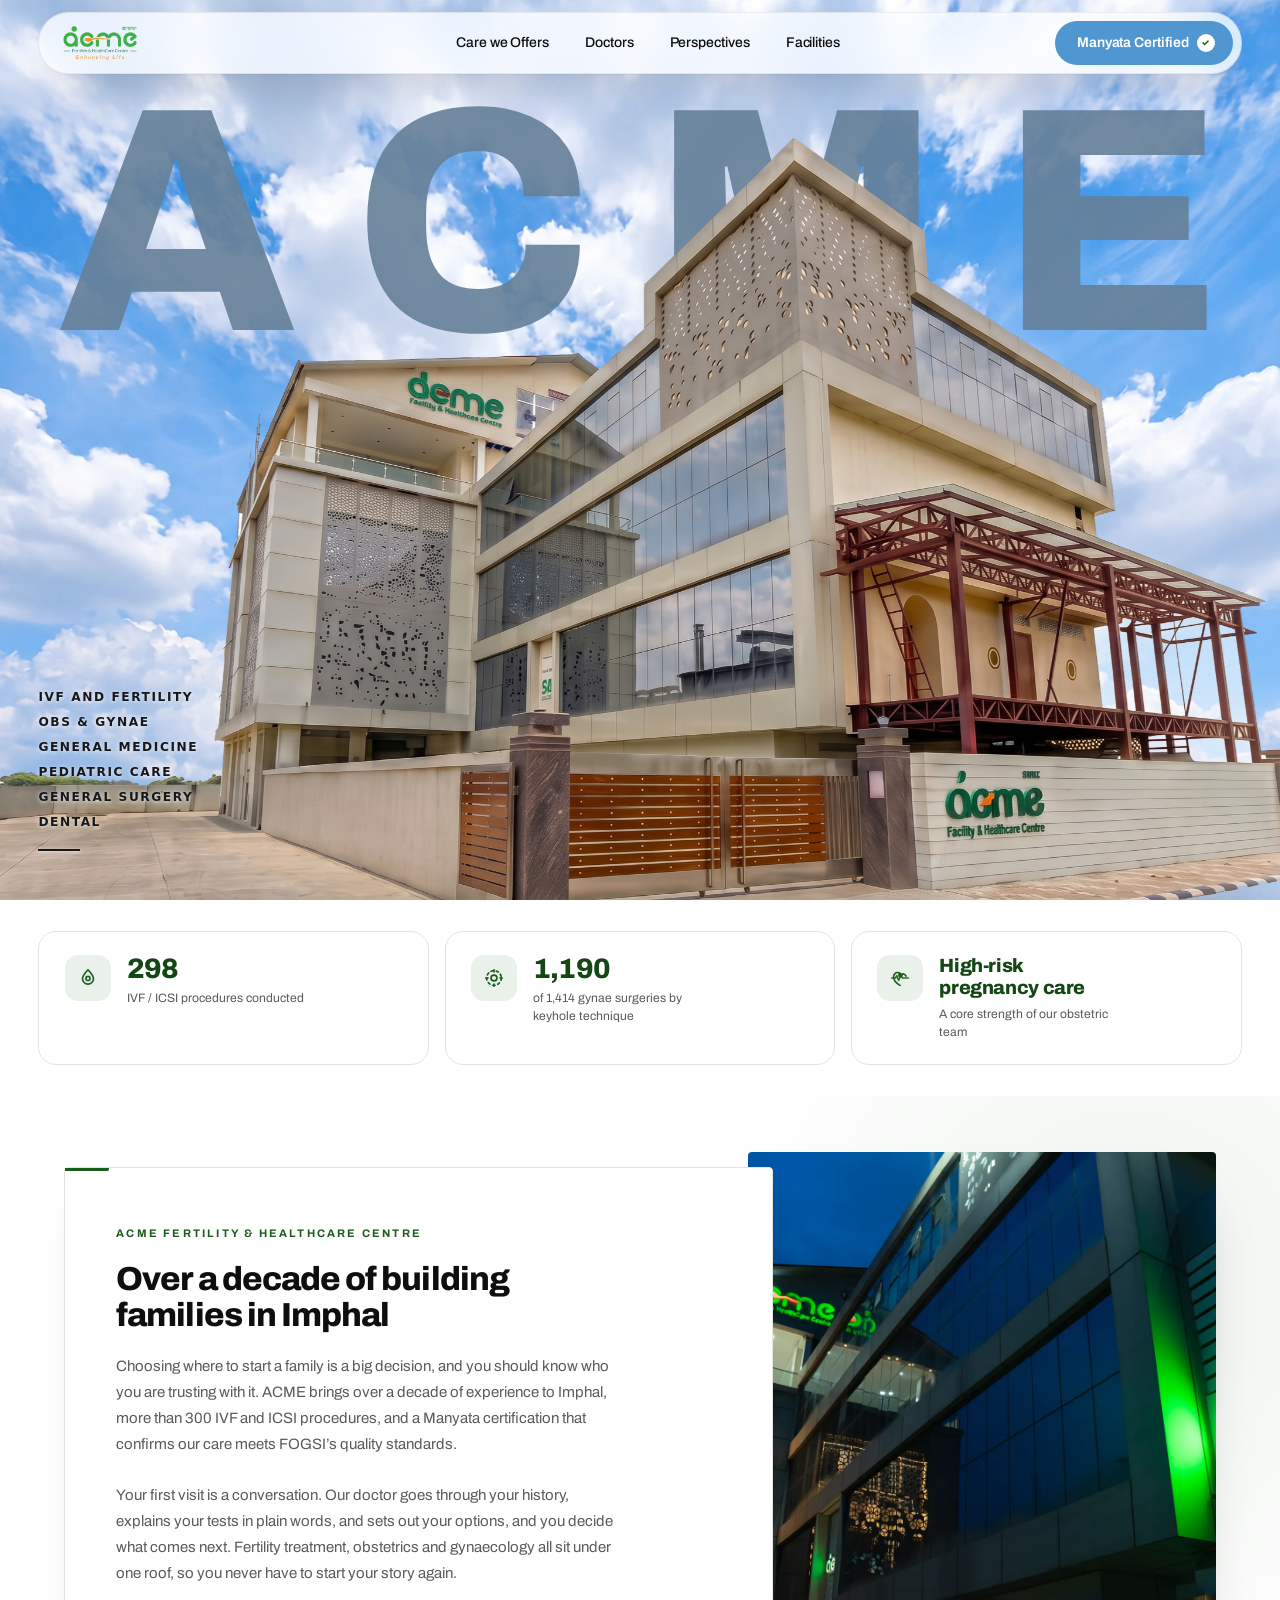
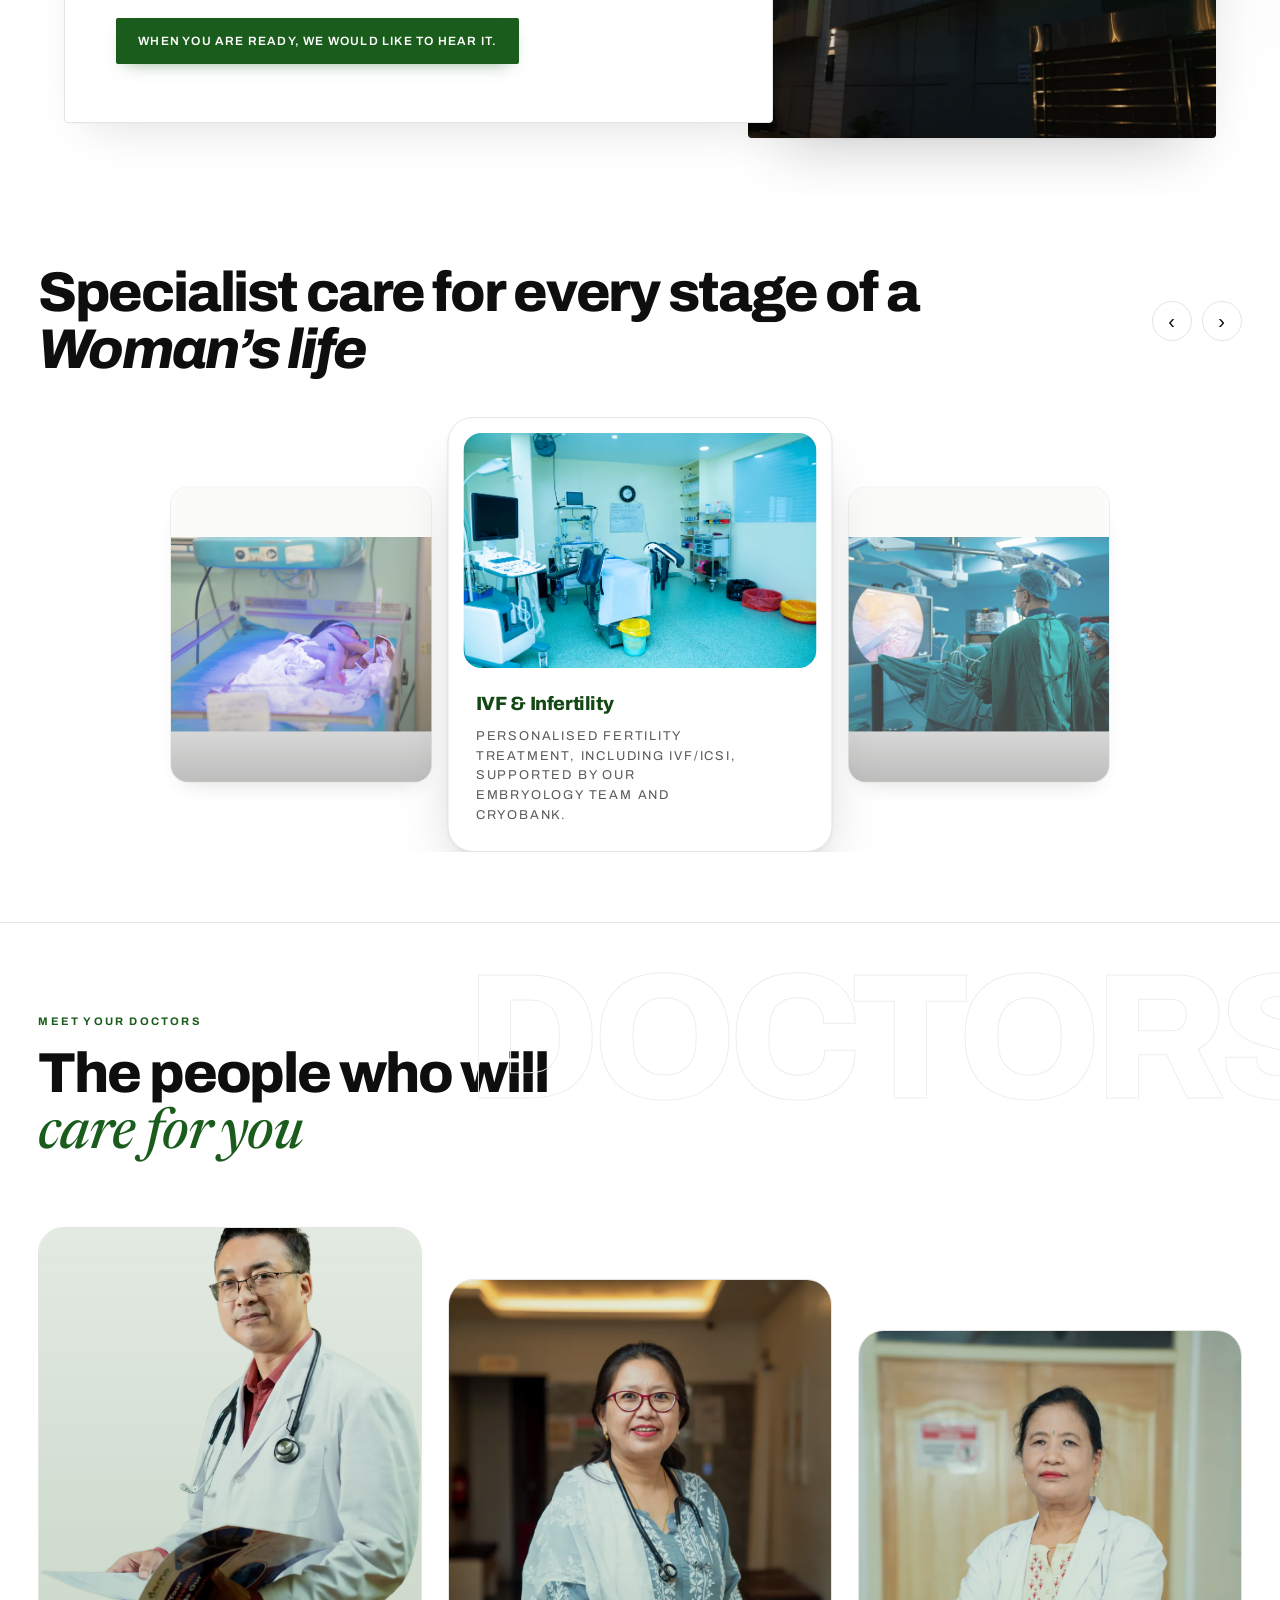
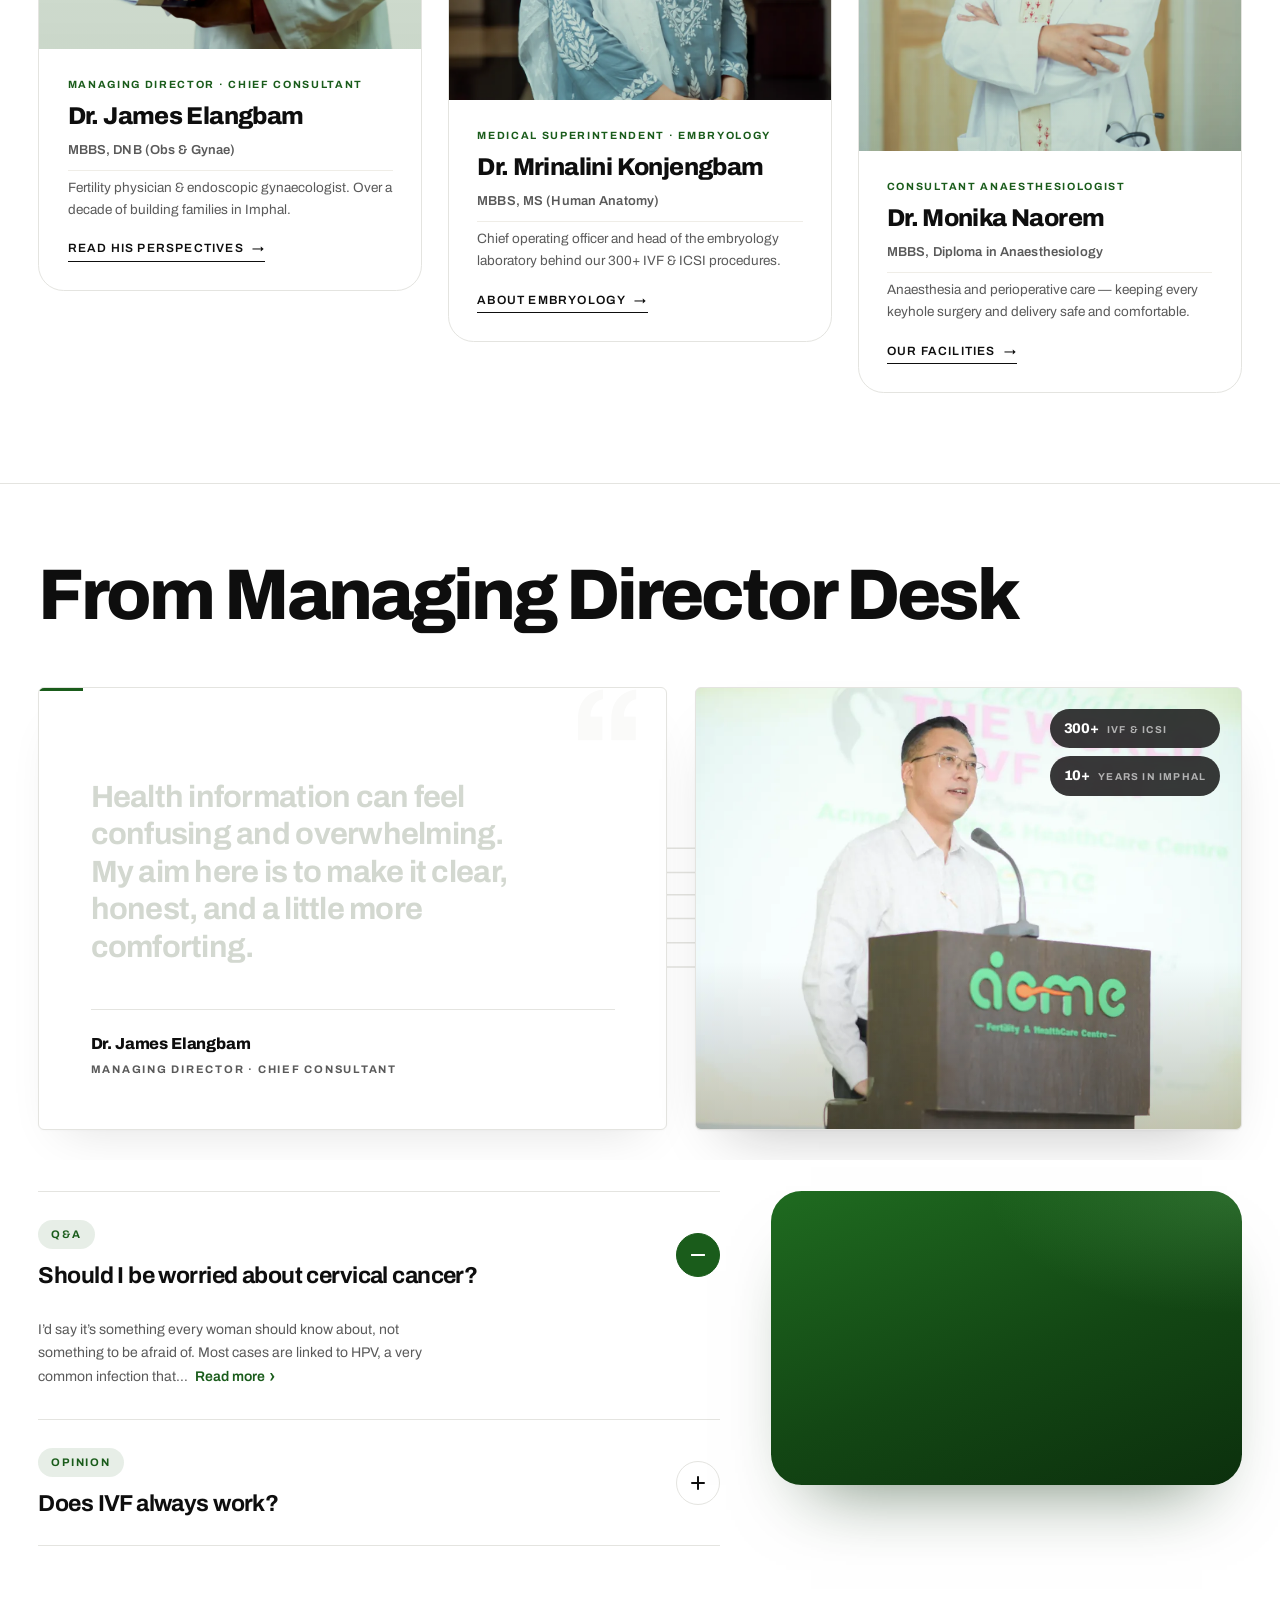
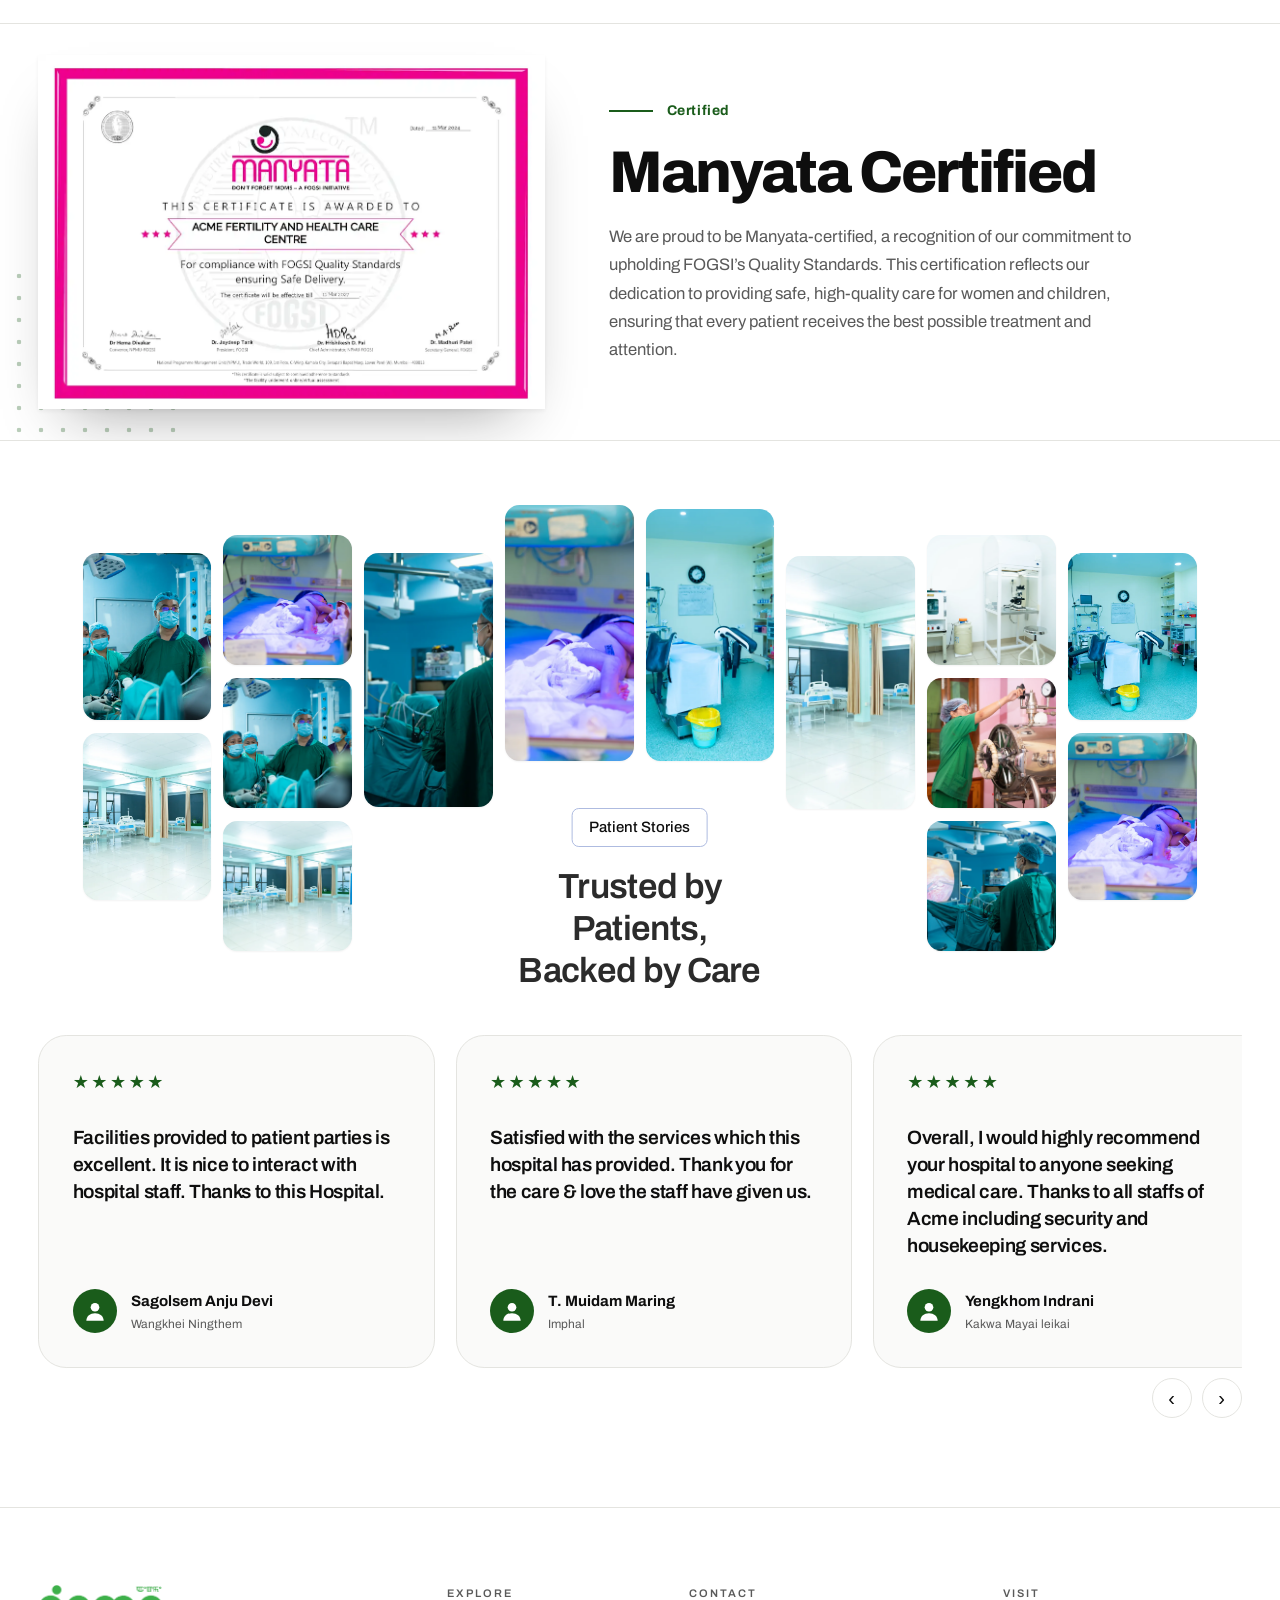
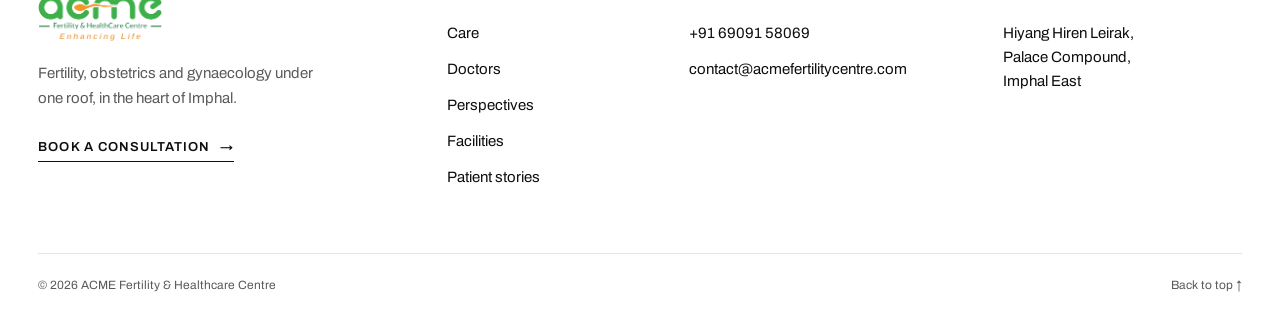
<file: index.html>
<!doctype html>
<html lang="en">
  <head>
    <meta charset="utf-8" />
    <meta name="viewport" content="width=device-width, initial-scale=1" />
    <title>ACME — Fertility &amp; Healthcare Centre, Imphal</title>
    <meta
      name="description"
      content="ACME Fertility &amp; Healthcare Centre, Imphal. Led by Dr. James Elangbam. Fertility treatment, endoscopic gynaecological surgery and high-risk pregnancy care."
    />
    <meta name="theme-color" content="#1A5C1B" />

    <link rel="preconnect" href="https://fonts.googleapis.com" />
    <link rel="preconnect" href="https://fonts.gstatic.com" crossorigin />
    <link
      rel="stylesheet"
      href="https://fonts.googleapis.com/css2?family=Archivo:wght@400;500;600;700;800;900&family=Newsreader:ital,opsz,wght@0,6..72,400;1,6..72,400;1,6..72,500&display=swap"
    />
    <link rel="stylesheet" href="css/new-bold.css" />

    <script>
      document.documentElement.className += " js";
    </script>
  </head>
  <body>
    <!-- Loading screen: heartbeat, then curtains part left/right -->
    <div class="loader" id="loader" aria-hidden="true">
      <div class="loader__half loader__half--l"></div>
      <div class="loader__half loader__half--r"></div>
      <svg
        class="loader__ecg"
        viewBox="0 0 600 100"
        fill="none"
        aria-hidden="true"
      >
        <path
          class="loader__base"
          pathLength="1000"
          d="M0,50 H170 L182,50 L190,36 L198,64 L206,8 L216,92 L224,50 L236,50 H600"
        />
        <path
          class="loader__flow"
          pathLength="1000"
          d="M0,50 H170 L182,50 L190,36 L198,64 L206,8 L216,92 L224,50 L236,50 H600"
        />
      </svg>
    </div>
    <a class="skip" href="#hero">Skip to content</a>

    <!-- ───────── NAV ───────── -->
    <header class="nav">
      <div class="nav__in">
        <div class="nav__row">
          <a class="nav__logo" href="index.html">
            <img
              src="assets/Acme-Web-Logo_1.png.webp"
              alt="ACME Fertility &amp; HealthCare Centre"
            />
          </a>

          <nav class="nav__l" aria-label="Primary">
            <a href="#care">Care we Offers</a>
            <a href="#team">Doctors</a>
            <a href="#perspectives">Perspectives</a>
            <a href="#facilities">Facilities</a>
          </nav>

          <div class="nav__r">
            <a class="nav__cta" href="#certified">
              Manyata Certified
              <svg
                class="nav__tick"
                width="18"
                height="18"
                viewBox="0 0 24 24"
                fill="none"
                aria-hidden="true"
              >
                <circle cx="12" cy="12" r="12" fill="#fff" />
                <path
                  d="M10.2 15.4 7 12.2l1.4-1.4 1.8 1.8 4.4-4.4 1.4 1.4-5.8 5.8Z"
                  fill="var(--accent)"
                />
              </svg>
            </a>
          </div>
        </div>
      </div>
    </header>

    <main>
      <section class="hero hero--glass" id="hero">
        <!-- Layer 1: Fixed Cloud / Sky Background -->
        <div
          class="hero__media hero__media--cloud"
          style="background-image: url(&quot;assets/cloud2.png&quot;)"
          role="img"
          aria-label="ACME Hospital Sky"
        ></div>

        <!-- Layer 2: ACME text in slate-blue that pushes up from bottom -->
        <div class="hero__wordmark" aria-hidden="true">
          <span>A</span><span>C</span><span>M</span><span>E</span>
        </div>

        <!-- Layer 3: Building cutout that pushes up from bottom on reload -->
        <div
          class="hero__media hero__media--building"
          style="background-image: url(&quot;assets/building.webp&quot;)"
          role="img"
          aria-label="ACME Fertility &amp; Healthcare Centre, Imphal East"
        ></div>

        <div class="wrap hero__in">
          <p class="hero__eyebrow">
            IVF AND FERTILITY<br />
            OBS &amp; GYNAE<br />
            GENERAL MEDICINE<br />
            PEDIATRIC CARE<br />
            GENERAL SURGERY<br />
            DENTAL<br />
            <span class="hero__rule" aria-hidden="true"></span>
          </p>
        </div>
      </section>

      <!-- ───────── IMPACT / ASSURANCE CARDS ───────── -->
      <section class="stats" id="stats">
        <div class="wrap stats__in">
          <article class="stat reveal">
            <span class="stat__ico" aria-hidden="true">
              <svg
                viewBox="0 0 24 24"
                width="22"
                height="22"
                fill="none"
                stroke="currentColor"
                stroke-width="1.8"
                stroke-linecap="round"
                stroke-linejoin="round"
              >
                <path
                  d="M12 3c3.5 4 6 6.6 6 9.7A6 6 0 0 1 6 12.7C6 9.6 8.5 7 12 3Z"
                />
                <circle cx="12" cy="12.5" r="2.2" />
              </svg>
            </span>
            <div class="stat__body">
              <strong
                ><span data-count="300" data-suffix="+">300+</span></strong
              >
              <p>IVF / ICSI procedures conducted</p>
            </div>
          </article>

          <article class="stat reveal" style="--reveal-delay: 80ms">
            <span class="stat__ico" aria-hidden="true">
              <svg
                viewBox="0 0 24 24"
                width="22"
                height="22"
                fill="none"
                stroke="currentColor"
                stroke-width="1.8"
                stroke-linecap="round"
                stroke-linejoin="round"
              >
                <circle cx="12" cy="12" r="3.2" />
                <path d="M12 5.5V3M12 21v-2.5M5.5 12H3m18 0h-2.5" />
                <circle cx="12" cy="12" r="8" stroke-dasharray="2.5 3.2" />
              </svg>
            </span>
            <div class="stat__body">
              <strong><span data-count="1196">1,196</span></strong>
              <p>of 1,414 gynae surgeries by keyhole technique</p>
            </div>
          </article>

          <article class="stat reveal" style="--reveal-delay: 160ms">
            <span class="stat__ico" aria-hidden="true">
              <svg
                viewBox="0 0 24 24"
                width="22"
                height="22"
                fill="none"
                stroke="currentColor"
                stroke-width="1.8"
                stroke-linecap="round"
                stroke-linejoin="round"
              >
                <path
                  d="M12 20s-7-4.3-7-9.2C5 7.9 7.2 6 9.7 6c1.4 0 2.7.7 3.3 1.7h-2.1v2.2h3.2v-2C15.4 7 17.7 8 18.6 9.9"
                />
                <path d="M3 12h4l1.5-2.5 2 5L13 9l1.5 3H21" opacity=".9" />
              </svg>
            </span>
            <div class="stat__body">
              <strong>High-risk<br />pregnancy care</strong>
              <p>A core strength of our obstetric team</p>
            </div>
          </article>
        </div>
      </section>

      <!-- ───────── SPLIT STATEMENT ───────── -->
      <section class="split">
        <div class="split__txt">
          <p class="kick">ACME Fertility &amp; Healthcare Centre</p>
          <h2>Over a decade of building families in Imphal</h2>
          <p class="split__p">
            Choosing where to start a family is a big decision, and you should
            know who you are trusting with it. ACME brings over a decade of
            experience to Imphal, more than 300 IVF and ICSI procedures, and a
            Manyata certification that confirms our care meets FOGSI’s quality
            standards.
            <br /><br />
            Your first visit is a conversation. Our doctor goes through your
            history, explains your tests in plain words, and sets out your
            options, and you decide what comes next. Fertility treatment,
            obstetrics and gynaecology all sit under one roof, so you never have
            to start your story again.
          </p>
          <a class="btn btn--dark" href="#care"
            >When you are ready, we would like to hear it.</a
          >
        </div>

        <div class="split__img" data-img="assets/header.webp">
          <span class="ph">[Photograph]</span>
        </div>

        <!-- <div class="split__badge" aria-hidden="true">
          <strong>300+</strong>
          <span>IVF &amp; ICSI</span>
        </div> -->
      </section>

      <!-- ───────── ASSURANCE BAR ───────── -->
      <!-- <section class="assure">
  <div class="wrap assure__in">
    <div><strong>Manyata certified</strong><span>FOGSI quality standards</span></div>
    <div><strong>300+ IVF / ICSI</strong><span>Procedures conducted</span></div>
    <div><strong>1,196 keyhole</strong><span>Of 1,414 gynae surgeries</span></div>
    <div><strong>In-house embryology</strong><span>Laboratory &amp; cryobank</span></div>
  </div>
</section> -->

      <!-- ───────── CARE GRID ───────── -->
      <section class="care" id="care">
        <div class="wrap">
          <div class="care__hd">
            <h2>
              Specialist care for every stage of a<br /><em
                >Woman&rsquo;s life</em
              >
            </h2>
          </div>
          <div class="care__grid">
            <article class="cd">
              <div class="cd__img" data-img="assets/facility-ivf.webp">
                <span class="ph">[Photograph]</span>
              </div>
              <div class="cd__body">
                <h3>IVF &amp; Infertility</h3>
                <p>
                  Personalised fertility treatment, including IVF/ICSI,
                  supported by our embryology team and cryobank.
                </p>
              </div>
            </article>

            <article class="cd">
              <div class="cd__img" data-img="assets/care-surgery.webp">
                <span class="ph">[Photograph]</span>
              </div>
              <div class="cd__body">
                <h3>Keyhole Gynae Surgery</h3>
                <p>
                  Minimally invasive endoscopic procedures, used in the large
                  majority of our gynaecological surgeries.
                </p>
              </div>
            </article>

            <article class="cd">
              <div class="cd__img" data-img="assets/care-maternity.webp">
                <span class="ph">[Photograph]</span>
              </div>
              <div class="cd__body">
                <h3>High-Risk Pregnancy</h3>
                <p>
                  Close monitoring and specialist obstetric care for complicated
                  pregnancies, with maternity packages available.
                </p>
              </div>
            </article>

            <article class="cd">
              <div class="cd__img" data-img="assets/facility-icu.webp">
                <span class="ph">[Photograph]</span>
              </div>
              <div class="cd__body">
                <h3>Intensive Care</h3>
                <p>
                  Round-the-clock critical care monitoring for mothers and
                  newborns when it matters most.
                </p>
              </div>
            </article>
          </div>
        </div>
      </section>

      <!-- ───────── MEET YOUR DOCTORS ───────── -->
      <section class="newcons" id="team">
        <div class="wrap">
          <div class="newcons__hd reveal">
            <div>
              <p class="kick">Meet your doctors</p>
              <h2>The people who will<br /><em>care for you</em></h2>
            </div>
            <!-- <a
              class="newcons__all"
              href="mailto:contact@acmefertilitycentre.com?subject=Appointment%20request"
            >
              Request an appointment <i aria-hidden="true">→</i>
            </a> -->
          </div>

          <div class="newcons__grid">
            <article class="newcons__card reveal">
              <div class="newcons__img" data-img="assets/dr-james.webp">
                <span class="ph">[Portrait: Dr. James Elangbam]</span>
              </div>
              <div class="newcons__body">
                <p class="newcons__role">
                  Managing Director · Chief Consultant
                </p>
                <h3 class="newcons__name">Dr. James Elangbam</h3>
                <p class="newcons__qual">MBBS, DNB (Obs &amp; Gynae)</p>
                <p class="newcons__desc">
                  Fertility physician &amp; endoscopic gynaecologist. Over a
                  decade of building families in Imphal.
                </p>
                <a class="newcons__lnk" href="#perspectives"
                  >Read his perspectives <i aria-hidden="true">→</i></a
                >
              </div>
            </article>

            <article class="newcons__card reveal" style="--reveal-delay: 100ms">
              <div class="newcons__img" data-img="assets/dr-mrinalini.webp">
                <span class="ph">[Portrait: Dr. Mrinalini Konjengbam]</span>
              </div>
              <div class="newcons__body">
                <p class="newcons__role">Medical Superintendent · Embryology</p>
                <h3 class="newcons__name">Dr. Mrinalini Konjengbam</h3>
                <p class="newcons__qual">MBBS, MS (Human Anatomy)</p>
                <p class="newcons__desc">
                  Chief operating officer and head of the embryology laboratory
                  behind our 300+ IVF &amp; ICSI procedures.
                </p>
                <a class="newcons__lnk" href="#care"
                  >About embryology <i aria-hidden="true">→</i></a
                >
              </div>
            </article>

            <article class="newcons__card reveal" style="--reveal-delay: 200ms">
              <div class="newcons__img" data-img="assets/dr-monika.webp">
                <span class="ph">[Portrait: Dr. Monika Naorem]</span>
              </div>
              <div class="newcons__body">
                <p class="newcons__role">Consultant Anaesthesiologist</p>
                <h3 class="newcons__name">Dr. Monika Naorem</h3>
                <p class="newcons__qual">MBBS, Diploma in Anaesthesiology</p>
                <p class="newcons__desc">
                  Anaesthesia and perioperative care — keeping every keyhole
                  surgery and delivery safe and comfortable.
                </p>
                <a class="newcons__lnk" href="#facilities"
                  >Our facilities <i aria-hidden="true">→</i></a
                >
              </div>
            </article>
          </div>
        </div>
      </section>

      <!-- ───────── DR. JAMES'S PERSPECTIVE — editorial issue ───────── -->
      <section class="persp" id="perspectives">
        <div class="wrap">
          <h2 class="persp__hd reveal">From Managing Director Desk</h2>

          <div class="persp__grid">
            <article class="persp__q reveal">
              <blockquote class="persp__quote" data-scrub>
                Health information can feel confusing and overwhelming. My aim
                here is to make it clear, honest, and a little more comforting.
              </blockquote>
              <div class="persp__foot">
                <p class="persp__sig">
                  <strong>Dr. James Elangbam</strong>
                  <span>Managing Director &middot; Chief Consultant</span>
                </p>
                <!-- <a class="persp__link" href="#perspectives">Read his perspectives <i aria-hidden="true">&#8594;</i></a> -->
              </div>
            </article>

            <figure class="persp__p reveal">
              <div
                class="persp__cut"
                data-img="assets/dr-james-speaking.webp"
                role="img"
                aria-label="Dr. James Elangbam in his office"
              ></div>
              <ul class="persp__stats" aria-label="Key figures">
                <li><strong>300+</strong><span>IVF &amp; ICSI</span></li>
                <li><strong>10+</strong><span>Years in Imphal</span></li>
              </ul>
            </figure>
          </div>
        </div>
      </section>

      <!-- ───────── Q&A / OPINION (FAQ style) ───────── -->
      <section class="faq" id="opinions">
        <div class="wrap faq__in">
          <div class="faq__list reveal">
            <div class="fq is-open">
              <button
                class="fq__q"
                type="button"
                id="fqb1"
                aria-expanded="true"
                aria-controls="fqa1"
              >
                <span class="fq__head">
                  <span class="fq__tag">Q&amp;A</span>
                  <span class="fq__title"
                    >Should I be worried about cervical cancer?</span
                  >
                </span>
                <span class="fq__ico" aria-hidden="true"></span>
              </button>
              <div class="fq__a" id="fqa1" role="region" aria-labelledby="fqb1">
                <div class="fq__a-in">
                  <p>
                    I’d say it’s something every woman should know about, not
                    something to be afraid of. Most cases are linked to HPV, a
                    very common infection that…
                    <a class="fq__more" href="#"
                      >Read more <i aria-hidden="true">›</i></a
                    >
                  </p>
                </div>
              </div>
            </div>

            <div class="fq">
              <button
                class="fq__q"
                type="button"
                id="fqb2"
                aria-expanded="false"
                aria-controls="fqa2"
              >
                <span class="fq__head">
                  <span class="fq__tag">Opinion</span>
                  <span class="fq__title">Does IVF always work?</span>
                </span>
                <span class="fq__ico" aria-hidden="true"></span>
              </button>
              <div class="fq__a" id="fqa2" role="region" aria-labelledby="fqb2">
                <div class="fq__a-in">
                  <p>
                    No, and I’d be doing you a disservice if I said otherwise.
                    IVF helps a great number of couples, but it isn’t a
                    guarantee, and what decides how it goes is…
                    <a class="fq__more" href="#"
                      >Read more <i aria-hidden="true">›</i></a
                    >
                  </p>
                </div>
              </div>
            </div>
          </div>
          <figure class="vid reveal">
            <div class="vid__frame" id="vidFrame">
              <iframe
                src="https://www.youtube.com/embed/VIDEO_ID"
                title="Dr. James answers"
                allowfullscreen
                loading="lazy"
              ></iframe>
            </div>
          </figure>
        </div>
      </section>

      <!-- ───────── MANYATA CERTIFIED ───────── -->
      <section class="cert" id="certified">
        <div class="wrap cert__in">
          <div class="cert__media reveal">
            <div
              class="cert__plate"
              data-img="assets/manyata-certificate.webp"
              role="img"
              aria-label="Manyata certificate awarded to ACME Fertility and Health Care Centre"
            >
              <span class="ph">[Manyata certificate]</span>
            </div>
          </div>
          <div class="cert__txt reveal">
            <p class="kick cert__kick">Certified</p>
            <h2>Manyata Certified</h2>
            <p>
              We are proud to be Manyata-certified, a recognition of our
              commitment to upholding FOGSI’s Quality Standards. This
              certification reflects our dedication to providing safe,
              high-quality care for women and children, ensuring that every
              patient receives the best possible treatment and attention.
            </p>
          </div>
        </div>
      </section>

      <!-- ───────── FACILITIES — photo collage ───────── -->
      <section class="fac" id="facilities">
        <div class="wrap">
          <div class="fc">
            <div class="fc__cols">
              <!-- col 1 -->
              <div class="fc__col">
                <figure
                  class="fc__t reveal"
                  data-img="assets/facility-ot.webp"
                  role="img"
                  aria-label="Operation theatre"
                >
                  <span class="ph">[Operation theatre]</span>
                </figure>
                <figure
                  class="fc__t reveal"
                  data-img="assets/care-maternity.webp"
                  role="img"
                  aria-label="Patient room"
                >
                  <span class="ph">[Patient room]</span>
                </figure>
              </div>
              <!-- col 2 -->
              <div class="fc__col">
                <figure
                  class="fc__t reveal"
                  style="--reveal-delay: 40ms"
                  data-img="assets/facility-icu.webp"
                  role="img"
                  aria-label="Intensive care"
                >
                  <span class="ph">[Intensive care]</span>
                </figure>
                <figure
                  class="fc__t reveal"
                  style="--reveal-delay: 40ms"
                  data-img="assets/facility-ot.webp"
                  role="img"
                  aria-label="Operation theatre"
                >
                  <span class="ph">[Operation theatre]</span>
                </figure>
                <figure
                  class="fc__t reveal"
                  style="--reveal-delay: 40ms"
                  data-img="assets/care-maternity.webp"
                  role="img"
                  aria-label="Patient room"
                >
                  <span class="ph">[Patient room]</span>
                </figure>
              </div>
              <!-- col 3 -->
              <div class="fc__col">
                <figure
                  class="fc__t reveal"
                  style="--reveal-delay: 80ms"
                  data-img="assets/care-surgery.webp"
                  role="img"
                  aria-label="Consultation room"
                >
                  <span class="ph">[Consultation room]</span>
                </figure>
              </div>
              <!-- col 4 -->
              <div class="fc__col">
                <figure
                  class="fc__t reveal"
                  style="--reveal-delay: 120ms"
                  data-img="assets/facility-icu.webp"
                  role="img"
                  aria-label="Intensive care corridor"
                >
                  <span class="ph">[Corridor]</span>
                </figure>
              </div>
              <!-- col 5 -->
              <div class="fc__col">
                <figure
                  class="fc__t reveal"
                  style="--reveal-delay: 120ms"
                  data-img="assets/facility-ivf.webp"
                  role="img"
                  aria-label="Embryology laboratory"
                >
                  <span class="ph">[Embryology laboratory]</span>
                </figure>
              </div>
              <!-- col 6 -->
              <div class="fc__col">
                <figure
                  class="fc__t reveal"
                  style="--reveal-delay: 80ms"
                  data-img="assets/care-maternity.webp"
                  role="img"
                  aria-label="Patient care"
                >
                  <span class="ph">[Patient care]</span>
                </figure>
              </div>
              <!-- col 7 -->
              <div class="fc__col">
                <figure
                  class="fc__t reveal"
                  style="--reveal-delay: 40ms"
                  data-img="assets/facility-cryobank.webp"
                  role="img"
                  aria-label="Cryobank"
                >
                  <span class="ph">[Cryobank]</span>
                </figure>
                <figure
                  class="fc__t reveal"
                  style="--reveal-delay: 40ms"
                  data-img="assets/sterilisation.webp"
                  role="img"
                  aria-label="Sterilisation unit"
                >
                  <span class="ph">[Sterilisation unit]</span>
                </figure>
                <figure
                  class="fc__t reveal"
                  style="--reveal-delay: 40ms"
                  data-img="assets/care-surgery.webp"
                  role="img"
                  aria-label="Consultation room"
                >
                  <span class="ph">[Consultation room]</span>
                </figure>
              </div>
              <!-- col 8 -->
              <div class="fc__col">
                <figure
                  class="fc__t reveal"
                  data-img="assets/facility-ivf.webp"
                  role="img"
                  aria-label="Embryology laboratory"
                >
                  <span class="ph">[Embryology laboratory]</span>
                </figure>
                <figure
                  class="fc__t reveal"
                  data-img="assets/facility-icu.webp"
                  role="img"
                  aria-label="Intensive care"
                >
                  <span class="ph">[Intensive care]</span>
                </figure>
              </div>
            </div>

            <div class="fc__center reveal">
              <span class="fc__pill">Patient Stories</span>
              <h2>Trusted by Patients,<br />Backed by Care</h2>
            </div>
          </div>
        </div>
      </section>

      <!-- ───────── TESTIMONIALS ───────── -->
      <section class="tst" id="stories">
        <div class="wrap">
          <div class="tst__track">
            <!-- PLACEHOLDERS: replace with real, consented patient reviews -->
            <article class="tc">
              <p class="tc__stars" aria-label="5 out of 5">★★★★★</p>
              <blockquote>
                Facilities provided to patient parties is excellent. It is nice
                to interact with hospital staff. Thanks to this Hospital.
              </blockquote>
              <footer>
                <span class="tc__av" aria-hidden="true">
                  <svg
                    viewBox="0 0 24 24"
                    width="26"
                    height="26"
                    fill="currentColor"
                  >
                    <circle cx="12" cy="8.5" r="4" />
                    <path d="M4 21c0-4.4 3.6-7 8-7s8 2.6 8 7z" />
                  </svg>
                </span>
                <span
                  ><strong>Sagolsem Anju Devi</strong
                  ><em>Wangkhei Ningthem</em></span
                >
              </footer>
            </article>

            <article class="tc">
              <p class="tc__stars" aria-label="5 out of 5">★★★★★</p>
              <blockquote>
                Satisfied with the services which this hospital has provided.
                Thank you for the care &amp; love the staff have given us.
              </blockquote>
              <footer>
                <span class="tc__av" aria-hidden="true">
                  <svg
                    viewBox="0 0 24 24"
                    width="26"
                    height="26"
                    fill="currentColor"
                  >
                    <circle cx="12" cy="8.5" r="4" />
                    <path d="M4 21c0-4.4 3.6-7 8-7s8 2.6 8 7z" />
                  </svg>
                </span>
                <span><strong>T. Muidam Maring</strong><em>Imphal</em></span>
              </footer>
            </article>

            <article class="tc">
              <p class="tc__stars" aria-label="5 out of 5">★★★★★</p>
              <blockquote>
                Overall, I would highly recommend your hospital to anyone
                seeking medical care. Thanks to all staffs of Acme including
                security and housekeeping services.
              </blockquote>
              <footer>
                <span class="tc__av" aria-hidden="true">
                  <svg
                    viewBox="0 0 24 24"
                    width="26"
                    height="26"
                    fill="currentColor"
                  >
                    <circle cx="12" cy="8.5" r="4" />
                    <path d="M4 21c0-4.4 3.6-7 8-7s8 2.6 8 7z" />
                  </svg>
                </span>
                <span
                  ><strong>Yengkhom Indrani</strong
                  ><em>Kakwa Mayai leikai</em></span
                >
              </footer>
            </article>

            <article class="tc">
              <p class="tc__stars" aria-label="5 out of 5">★★★★★</p>
              <blockquote>
                "Excellent Services" The Hospital services have made us very
                pleased and satisfied. Our Heartfelt thanks to Dr. James and his
                entire team for their humanity services.
              </blockquote>
              <footer>
                <span class="tc__av" aria-hidden="true">
                  <svg
                    viewBox="0 0 24 24"
                    width="26"
                    height="26"
                    fill="currentColor"
                  >
                    <circle cx="12" cy="8.5" r="4" />
                    <path d="M4 21c0-4.4 3.6-7 8-7s8 2.6 8 7z" />
                  </svg>
                </span>
                <span
                  ><strong>Kangjam Tilotama</strong><em>Naoremthong</em></span
                >
              </footer>
            </article>
          </div>
          <div class="tst__hd">
            <div class="care__nav">
              <button
                type="button"
                class="care__btn tst__btn"
                data-dir="-1"
                aria-label="Previous story"
              >
                &#8249;
              </button>
              <button
                type="button"
                class="care__btn tst__btn"
                data-dir="1"
                aria-label="Next story"
              >
                &#8250;
              </button>
            </div>
          </div>
        </div>
      </section>
    </main>

    <footer class="ft">
      <div class="wrap">
        <div class="ft__top">
          <div class="ft__brand">
            <img
              class="ft__logo"
              src="assets/Acme-Web-Logo_1.png.webp"
              alt="ACME Fertility &amp; HealthCare Centre — Enhancing Life"
            />
            <p>
              Fertility, obstetrics and gynaecology under one roof, in the heart
              of Imphal.
            </p>
            <a
              class="ft__book"
              href="mailto:contact@acmefertilitycentre.com?subject=Appointment%20request"
            >
              Book a consultation <i aria-hidden="true">→</i>
            </a>
          </div>

          <nav class="ft__col" aria-label="Footer">
            <h3>Explore</h3>
            <a href="#care">Care</a>
            <a href="#team">Doctors</a>
            <a href="#perspectives">Perspectives</a>
            <a href="#facilities">Facilities</a>
            <a href="#stories">Patient stories</a>
          </nav>

          <div class="ft__col">
            <h3>Contact</h3>
            <a href="tel:+916909158069">+91 69091 58069</a>
            <a href="mailto:contact@acmefertilitycentre.com"
              >contact@acmefertilitycentre.com</a
            >
          </div>

          <address class="ft__col">
            <h3>Visit</h3>
            <span
              >Hiyang Hiren Leirak,<br />Palace Compound,<br />Imphal East</span
            >
          </address>
        </div>

        <div class="ft__bar">
          <span
            >© <span id="year">2026</span> ACME Fertility &amp; Healthcare
            Centre</span
          >

          <a class="ft__up" href="#hero"
            >Back to top <i aria-hidden="true">↑</i></a
          >
        </div>
      </div>

      <!-- <div class="ft__mark" aria-hidden="true">ACME</div> -->
    </footer>

    <script src="js/main-new.js"></script>
    <script src="js/hero-scroll-new.js"></script>
  </body>
</html>
</file>
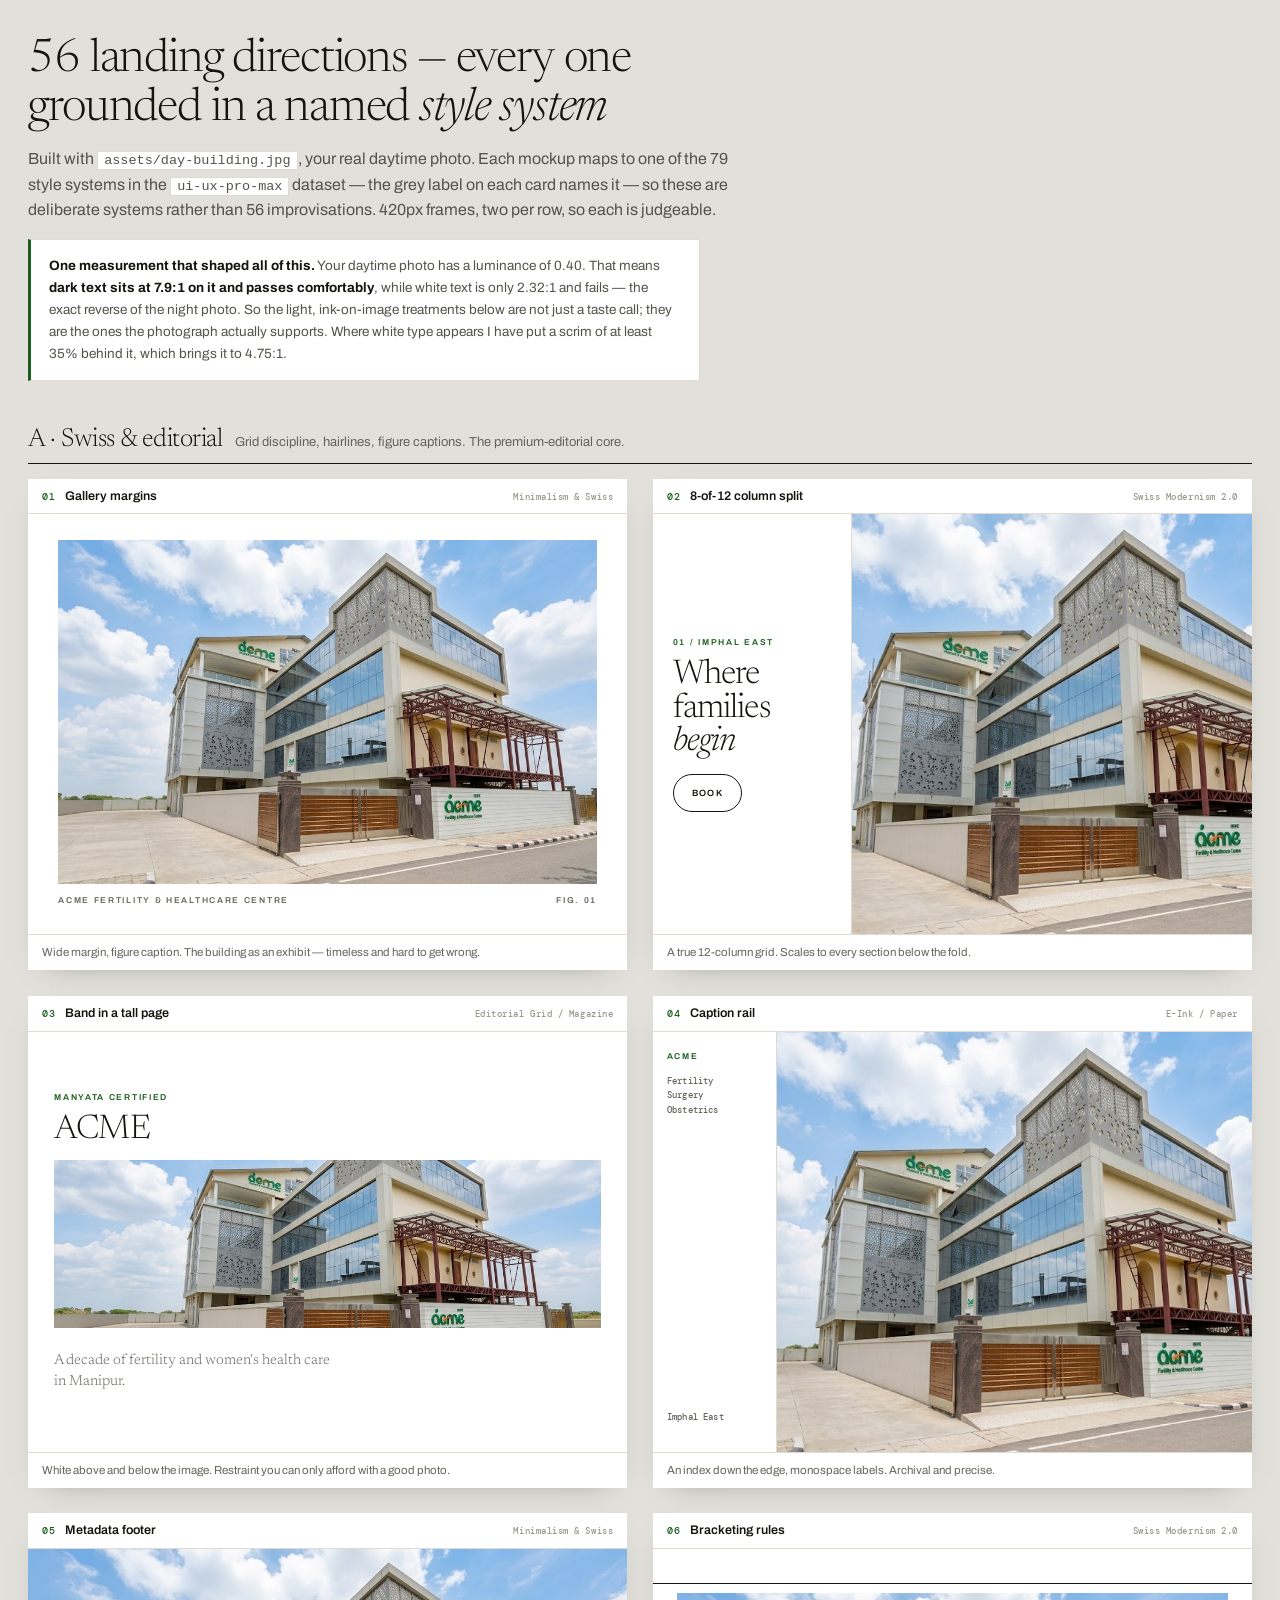
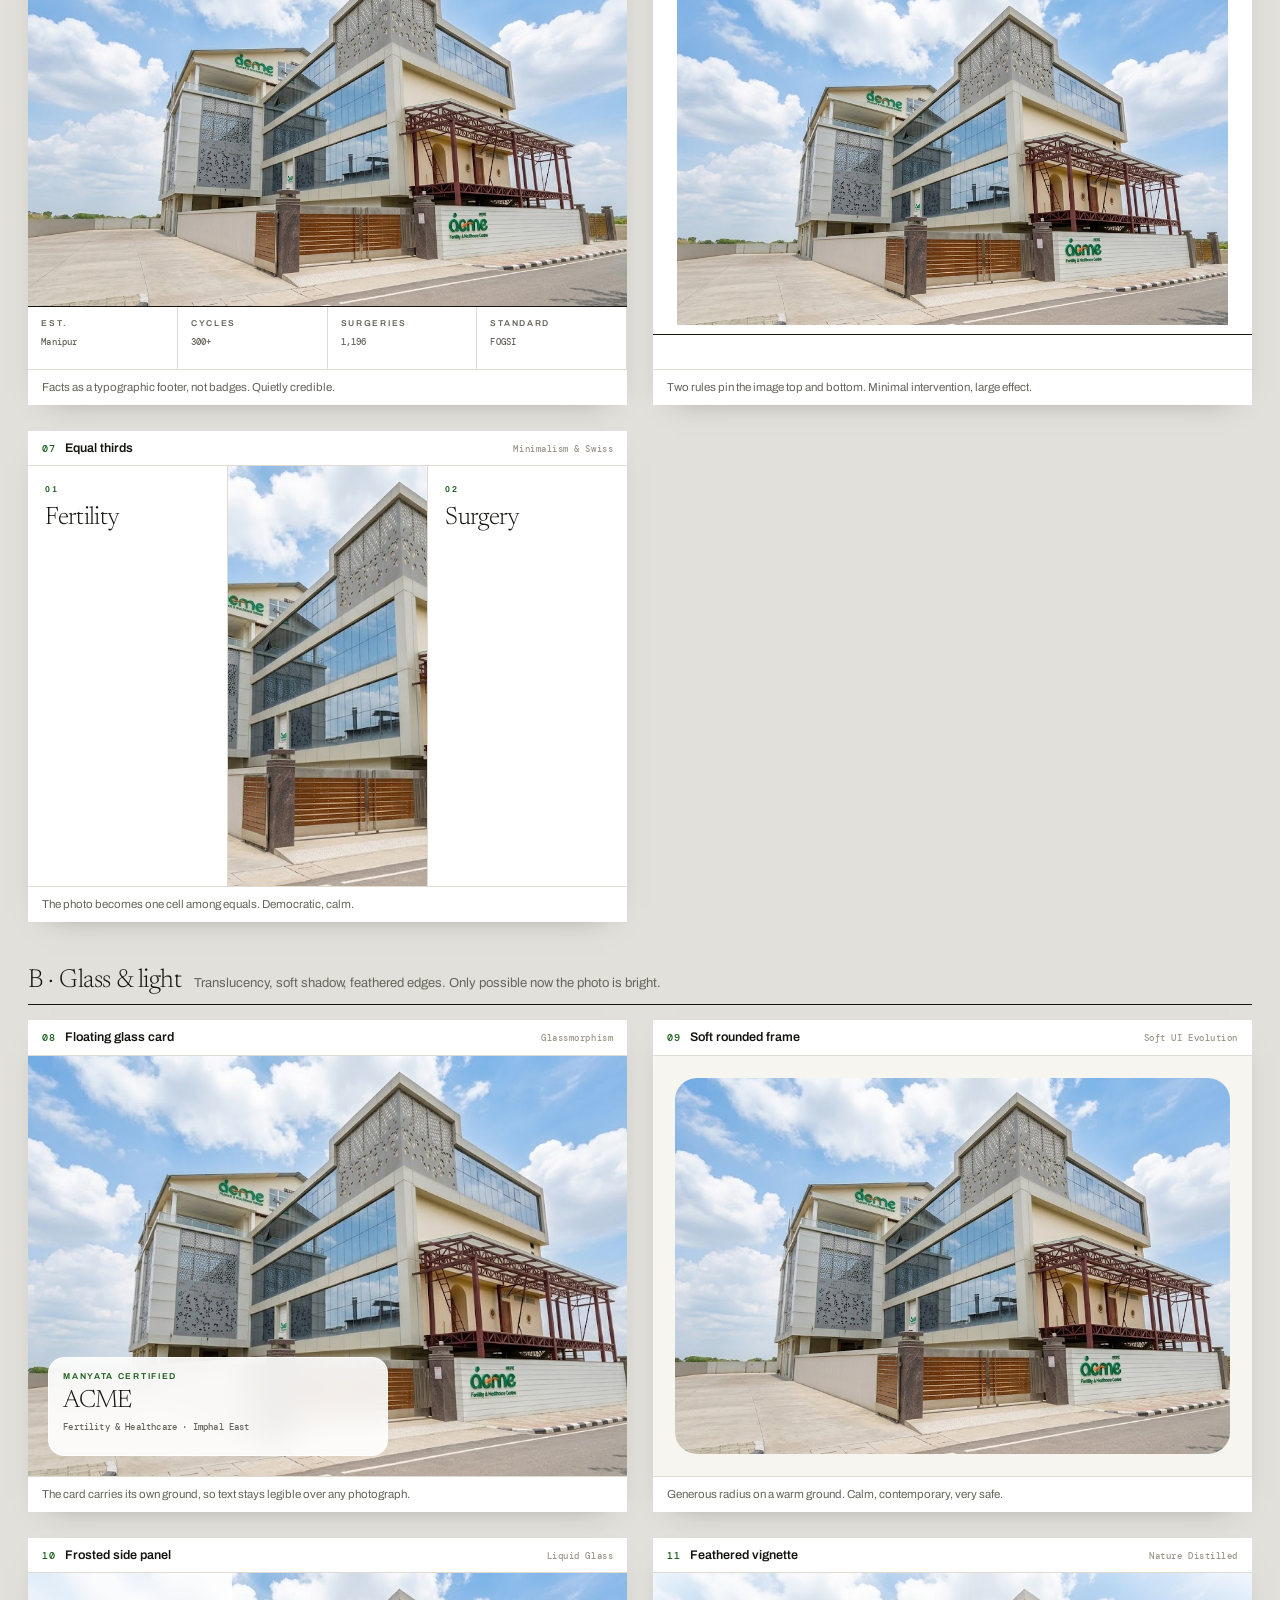
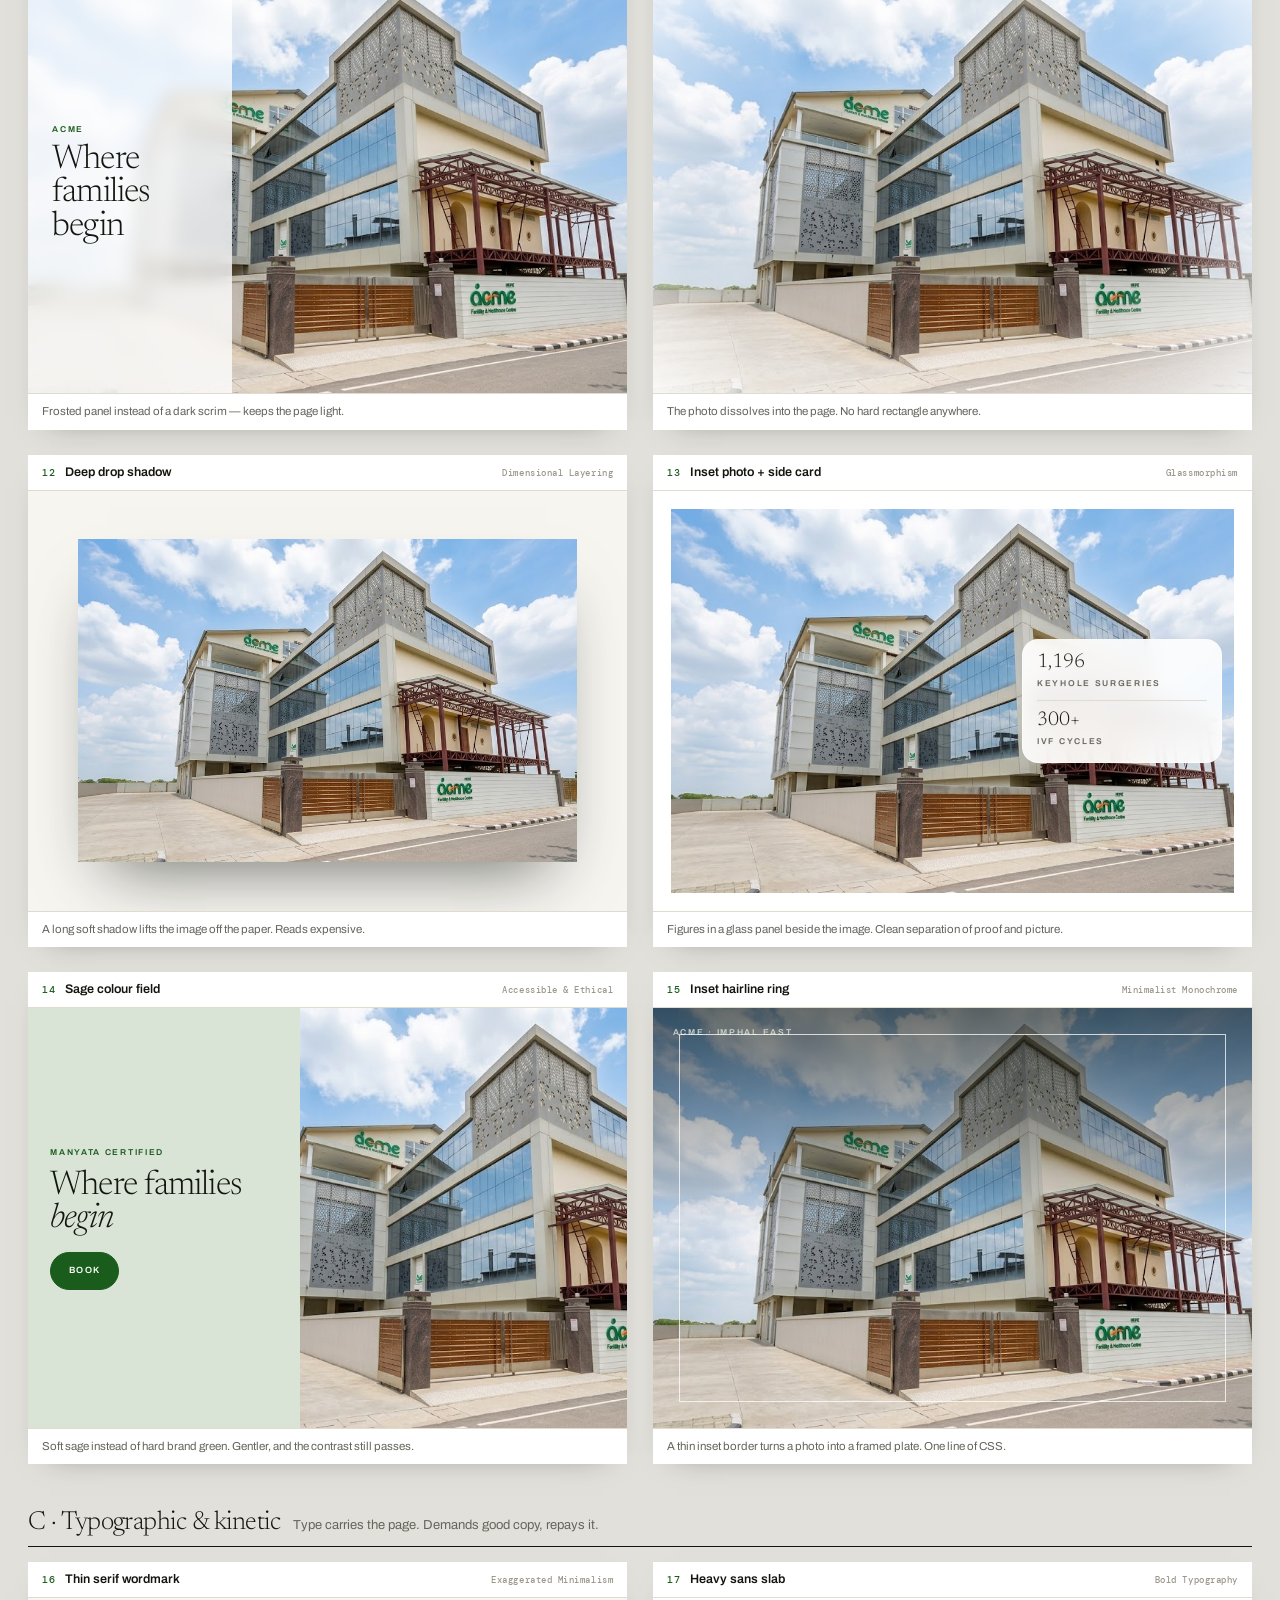
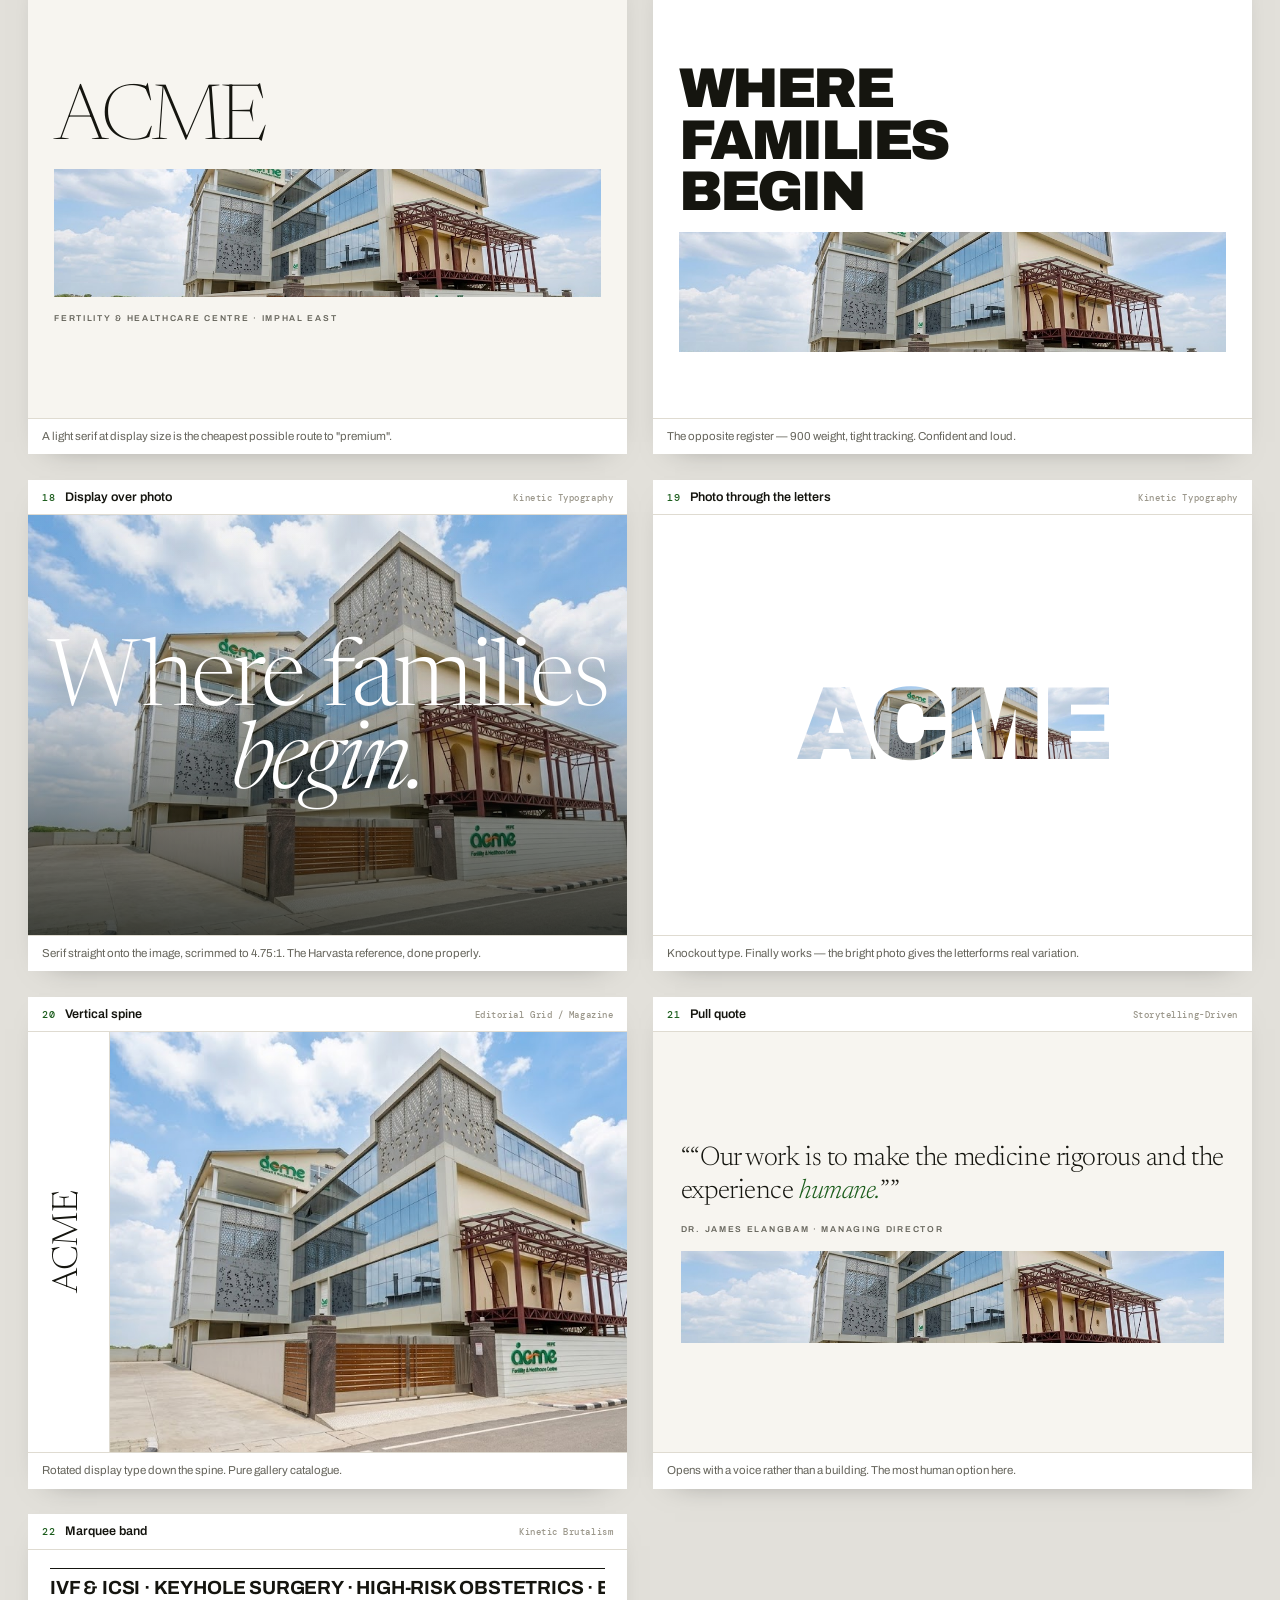
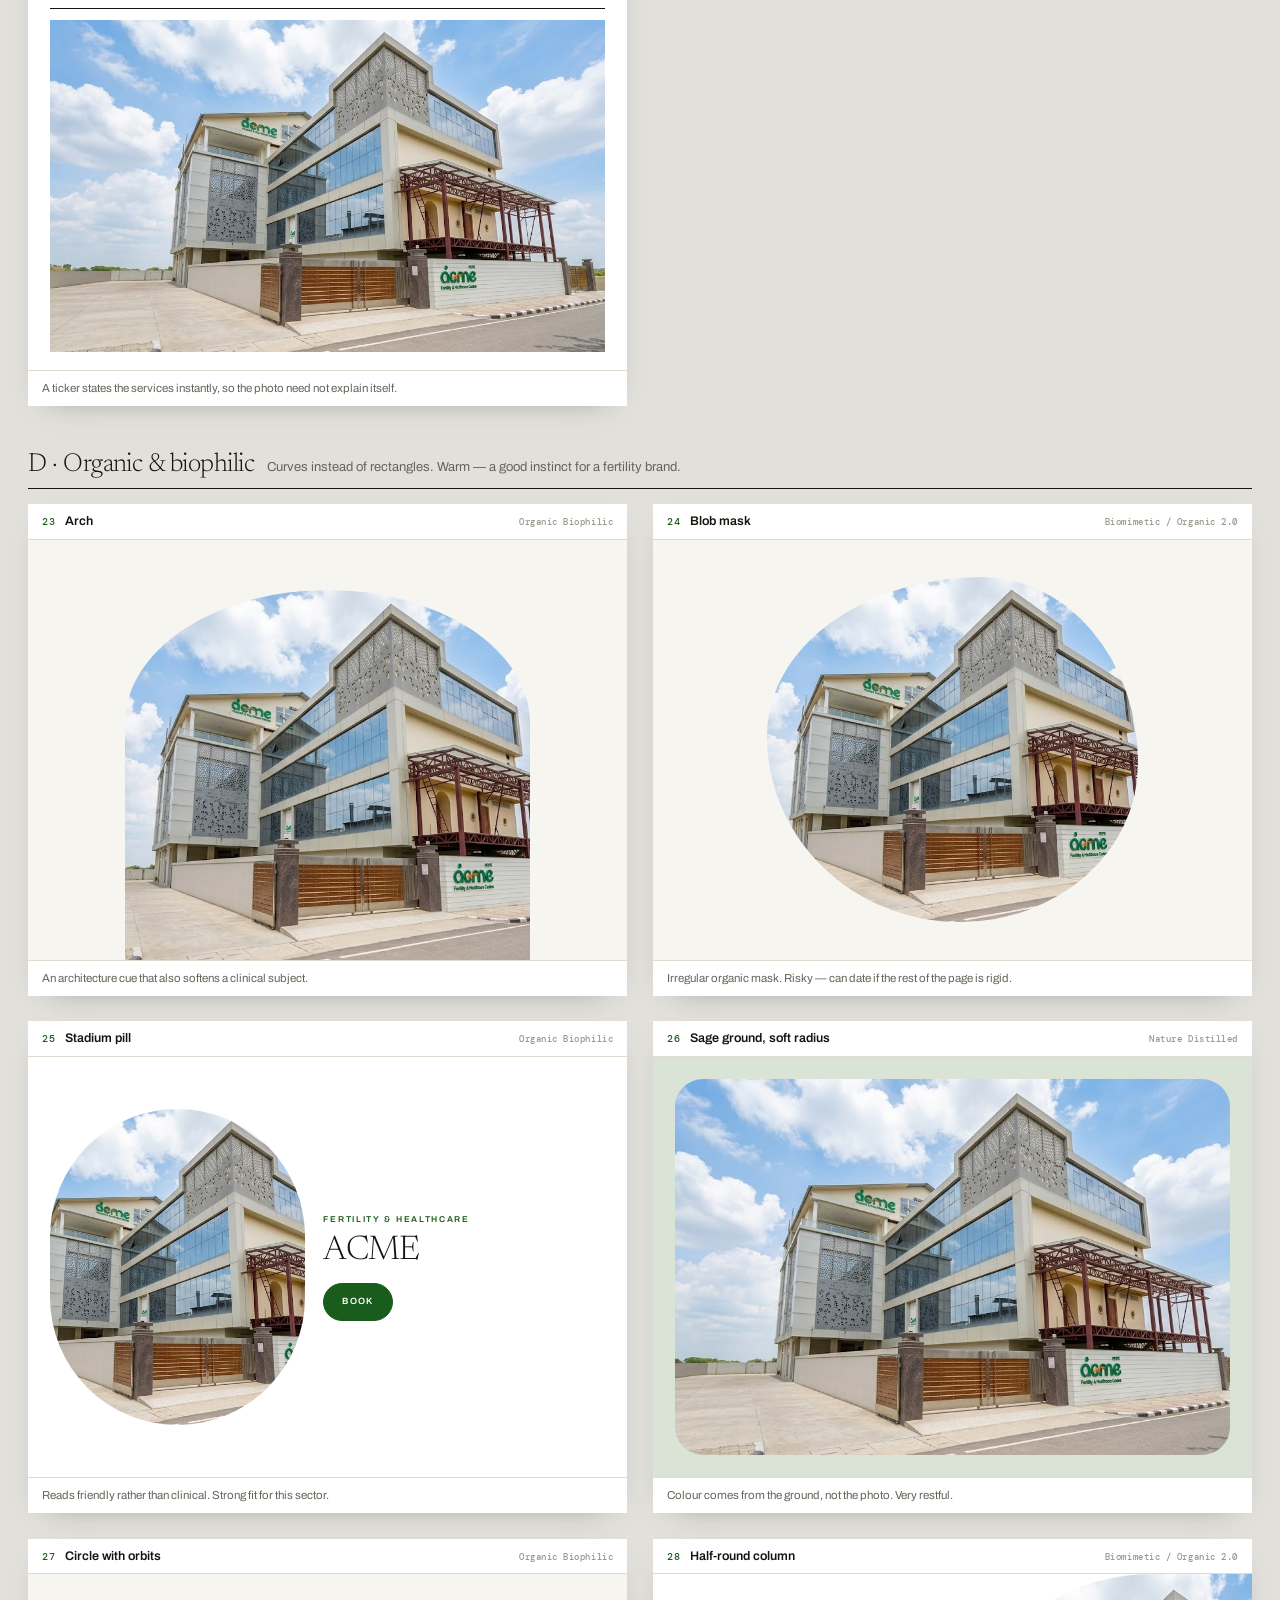
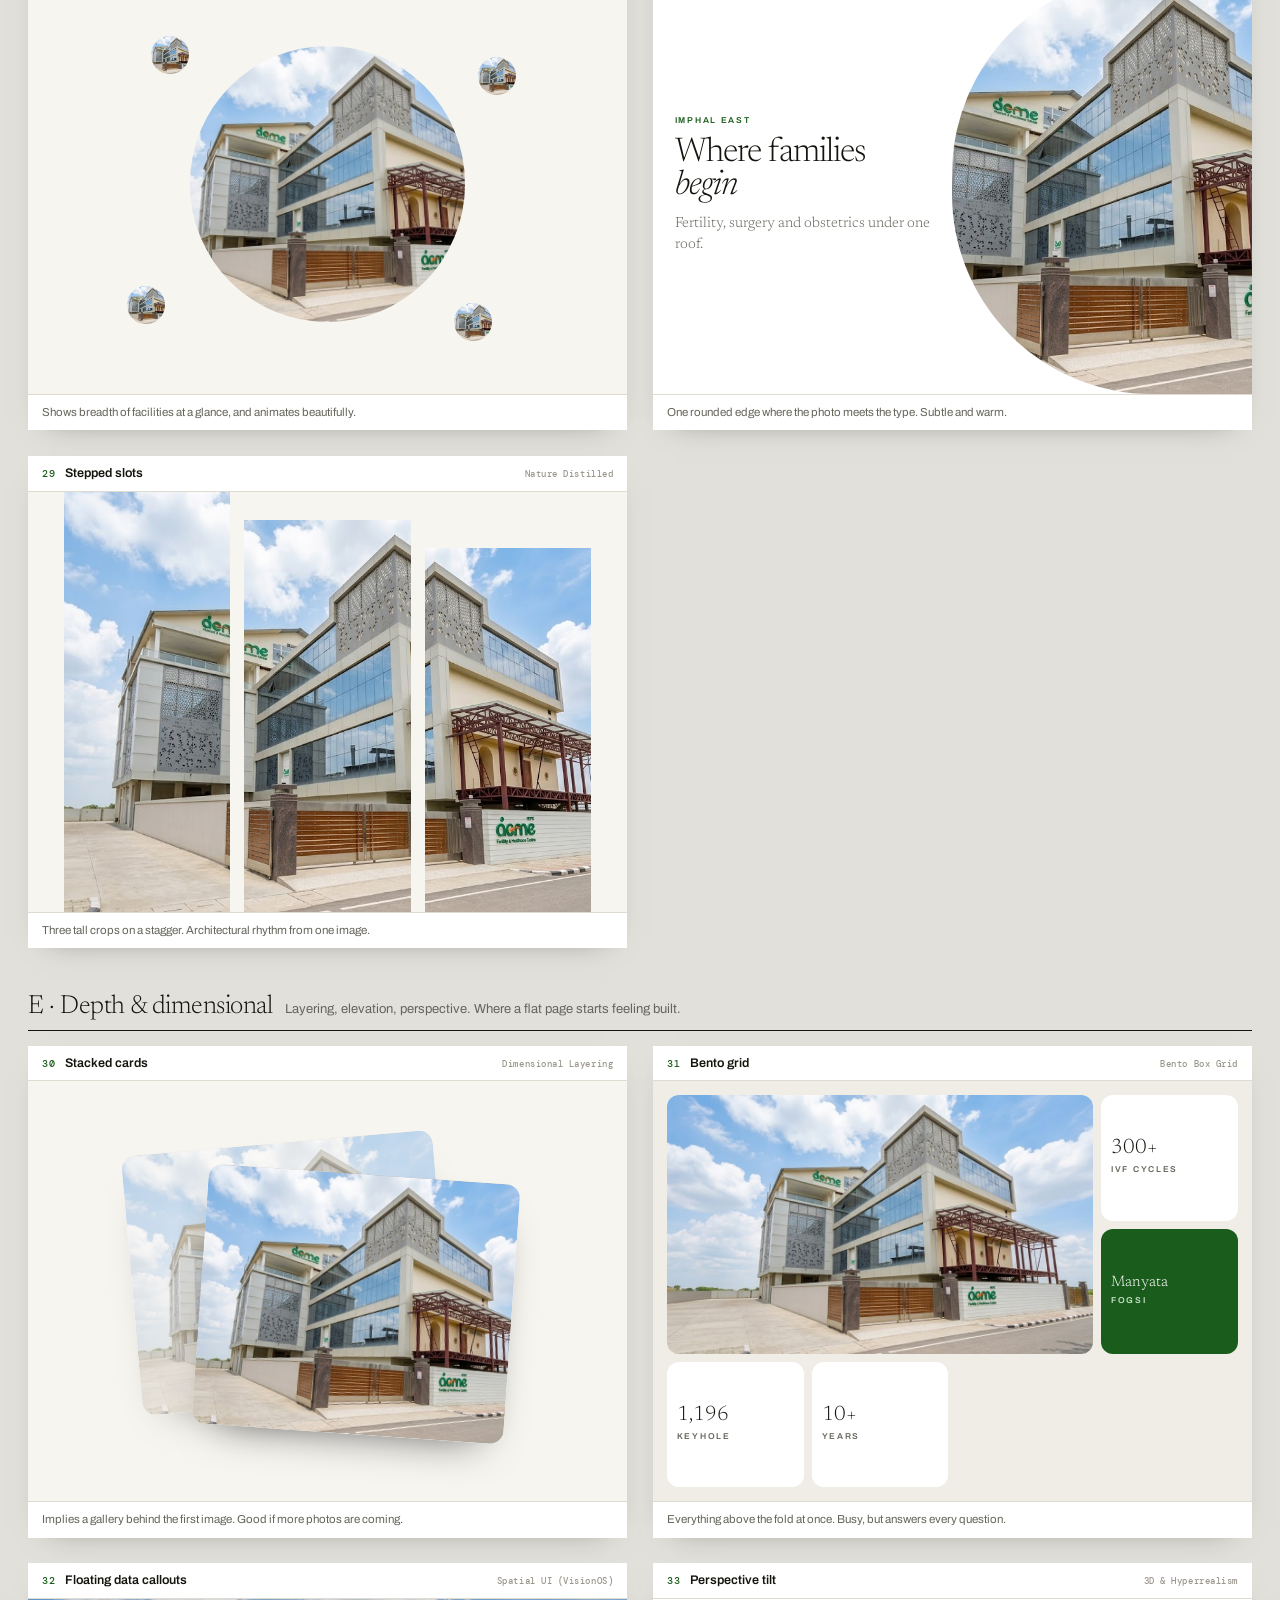
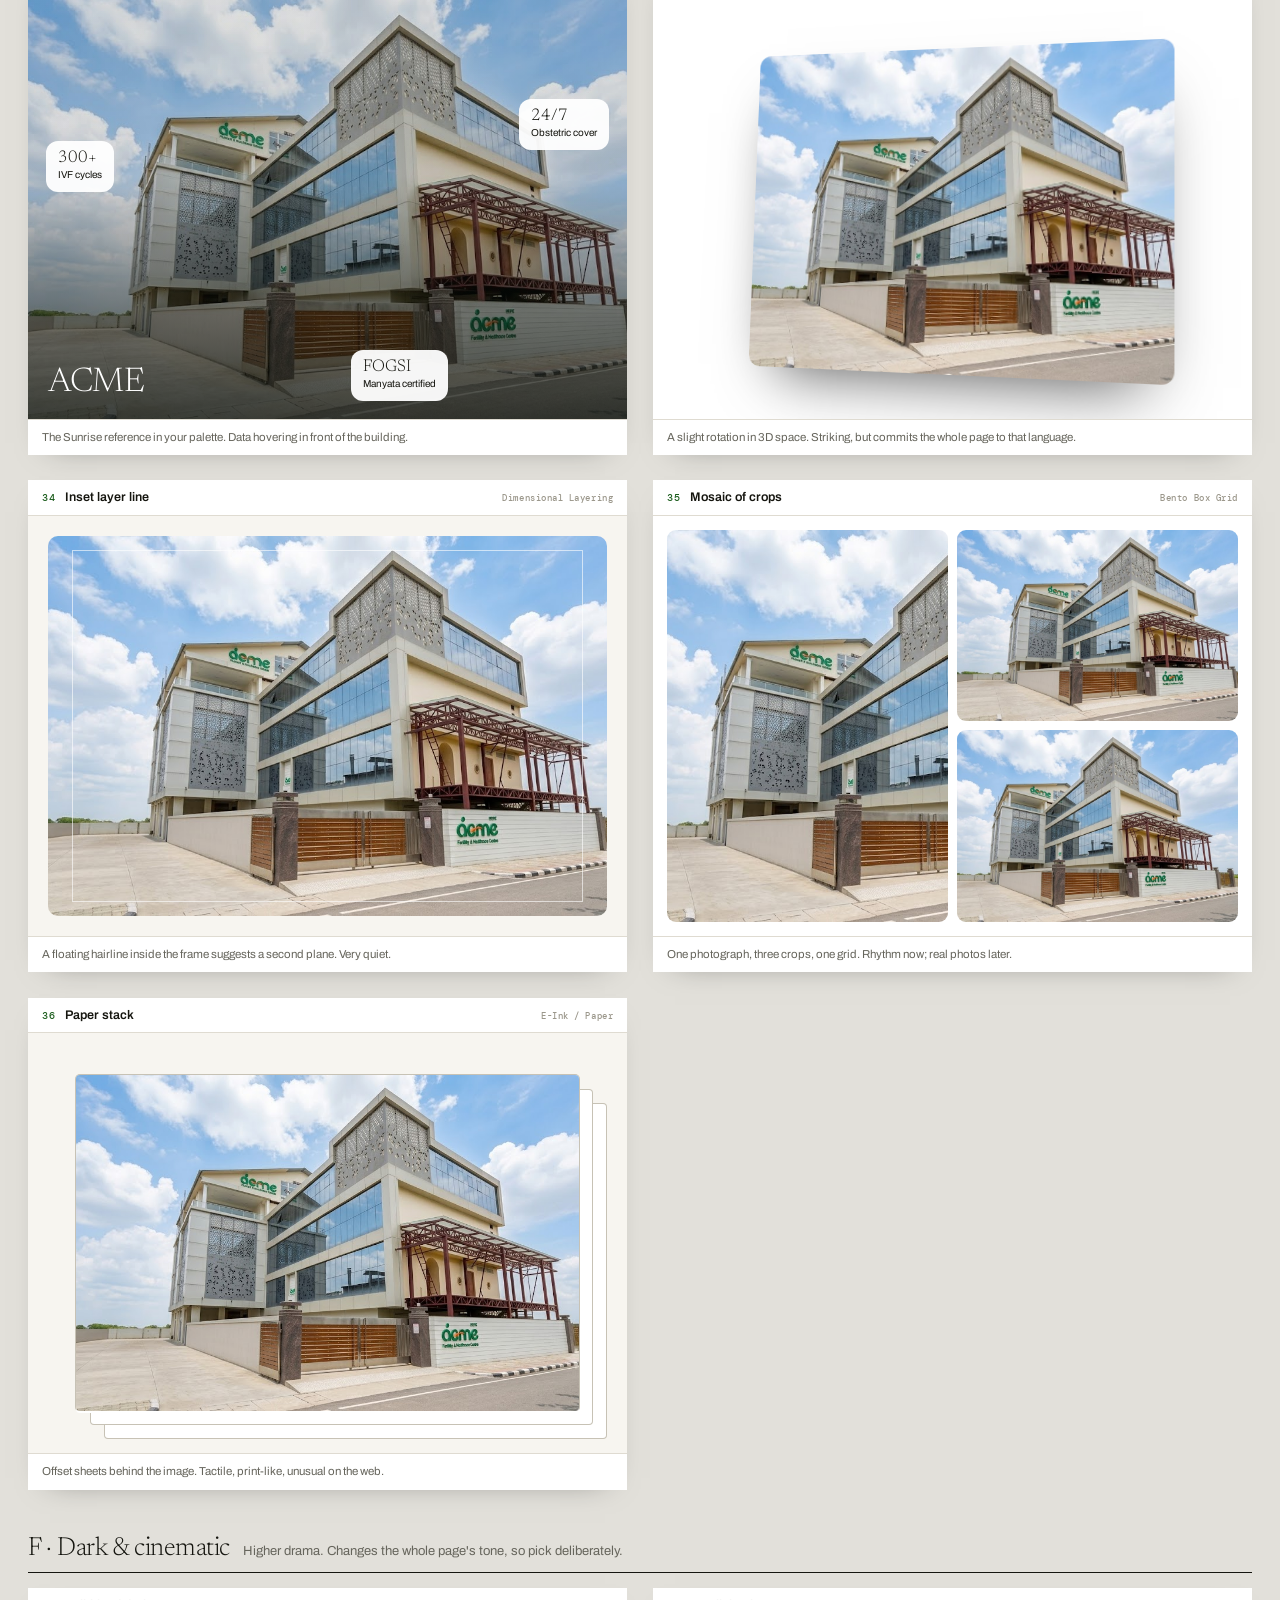
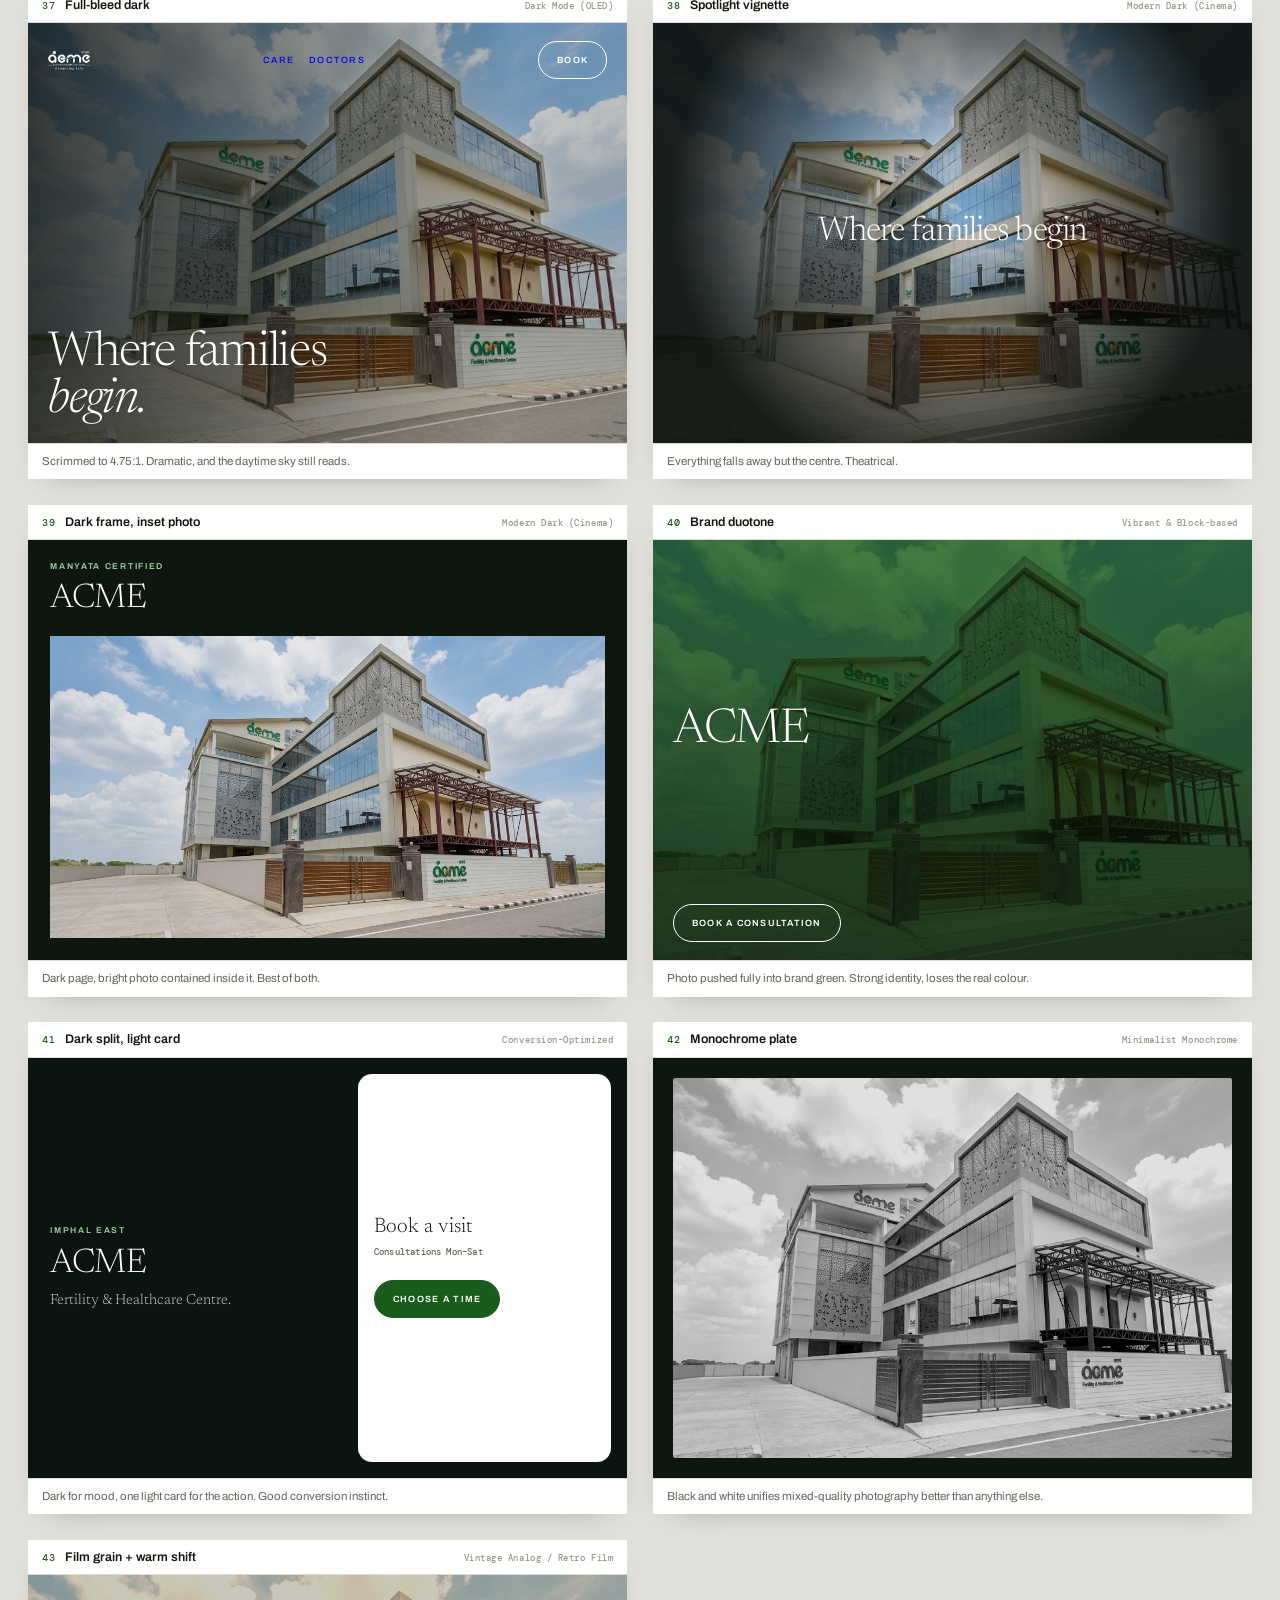
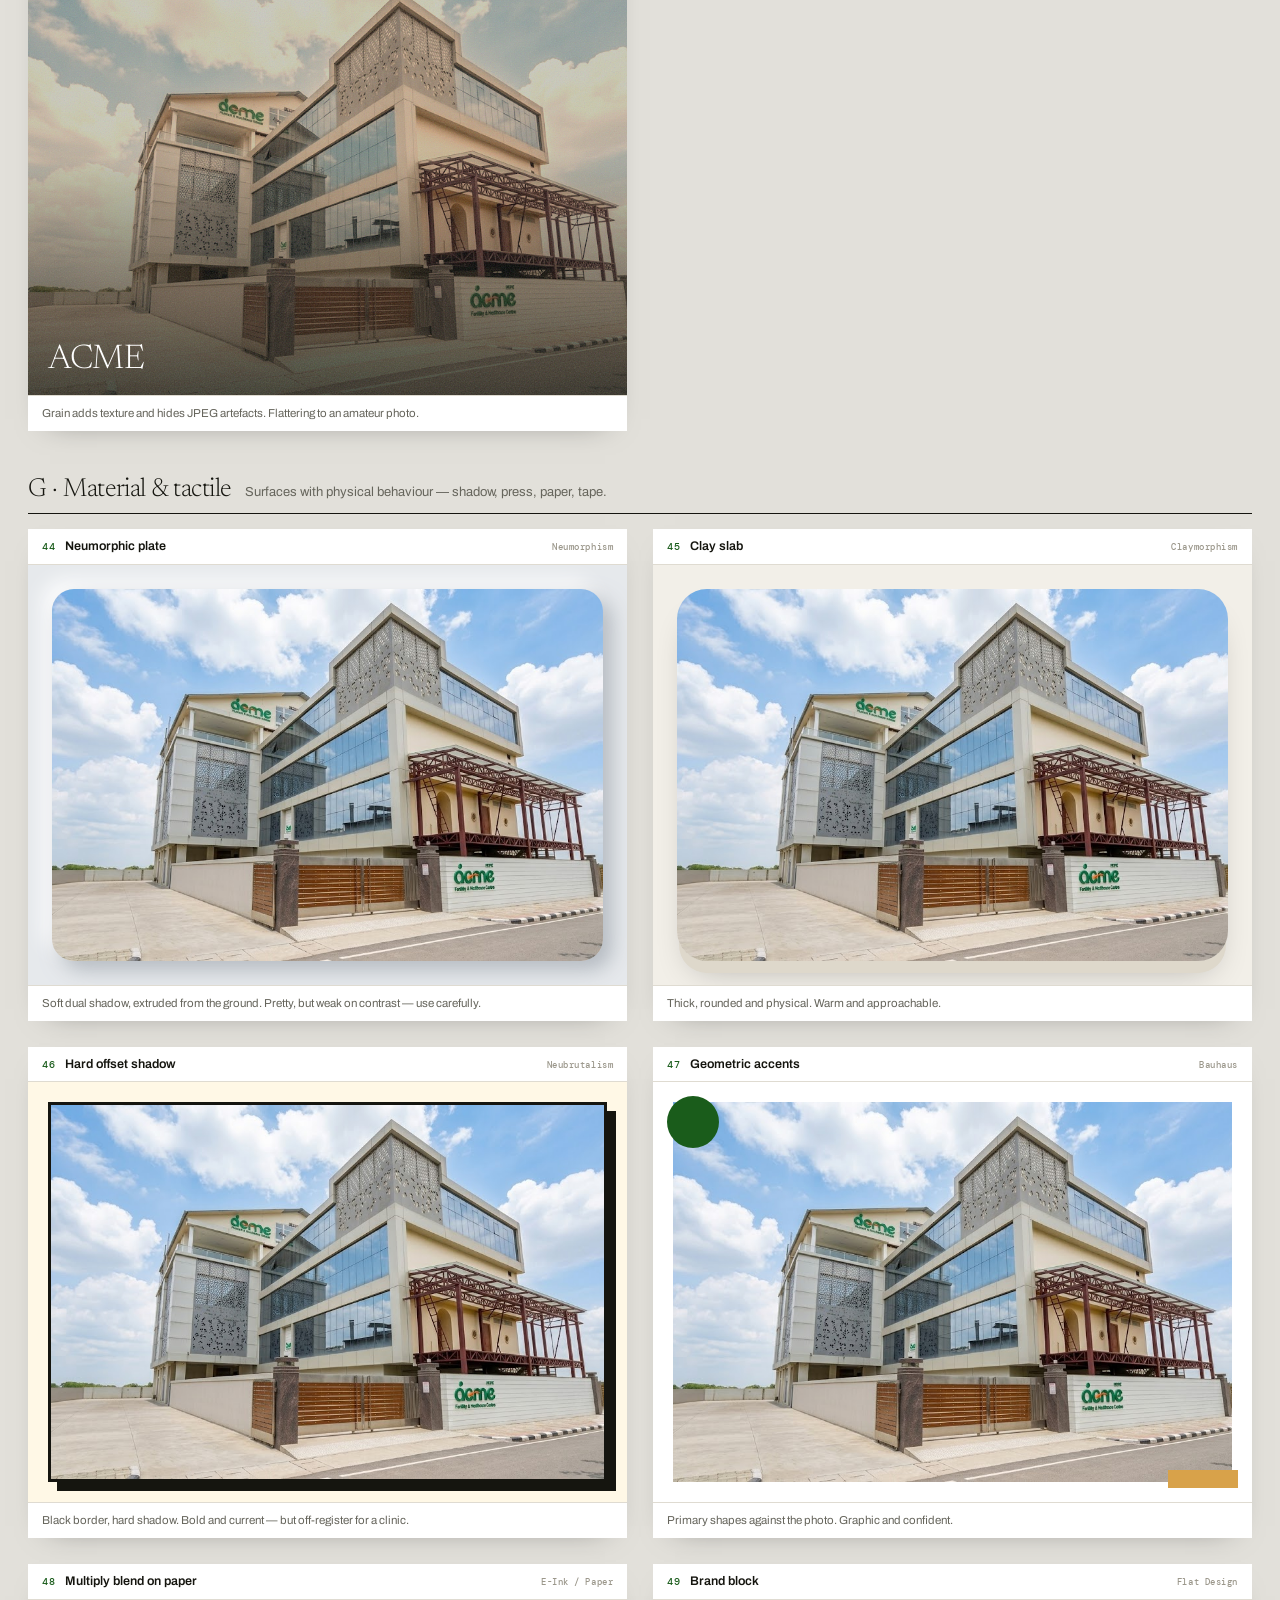
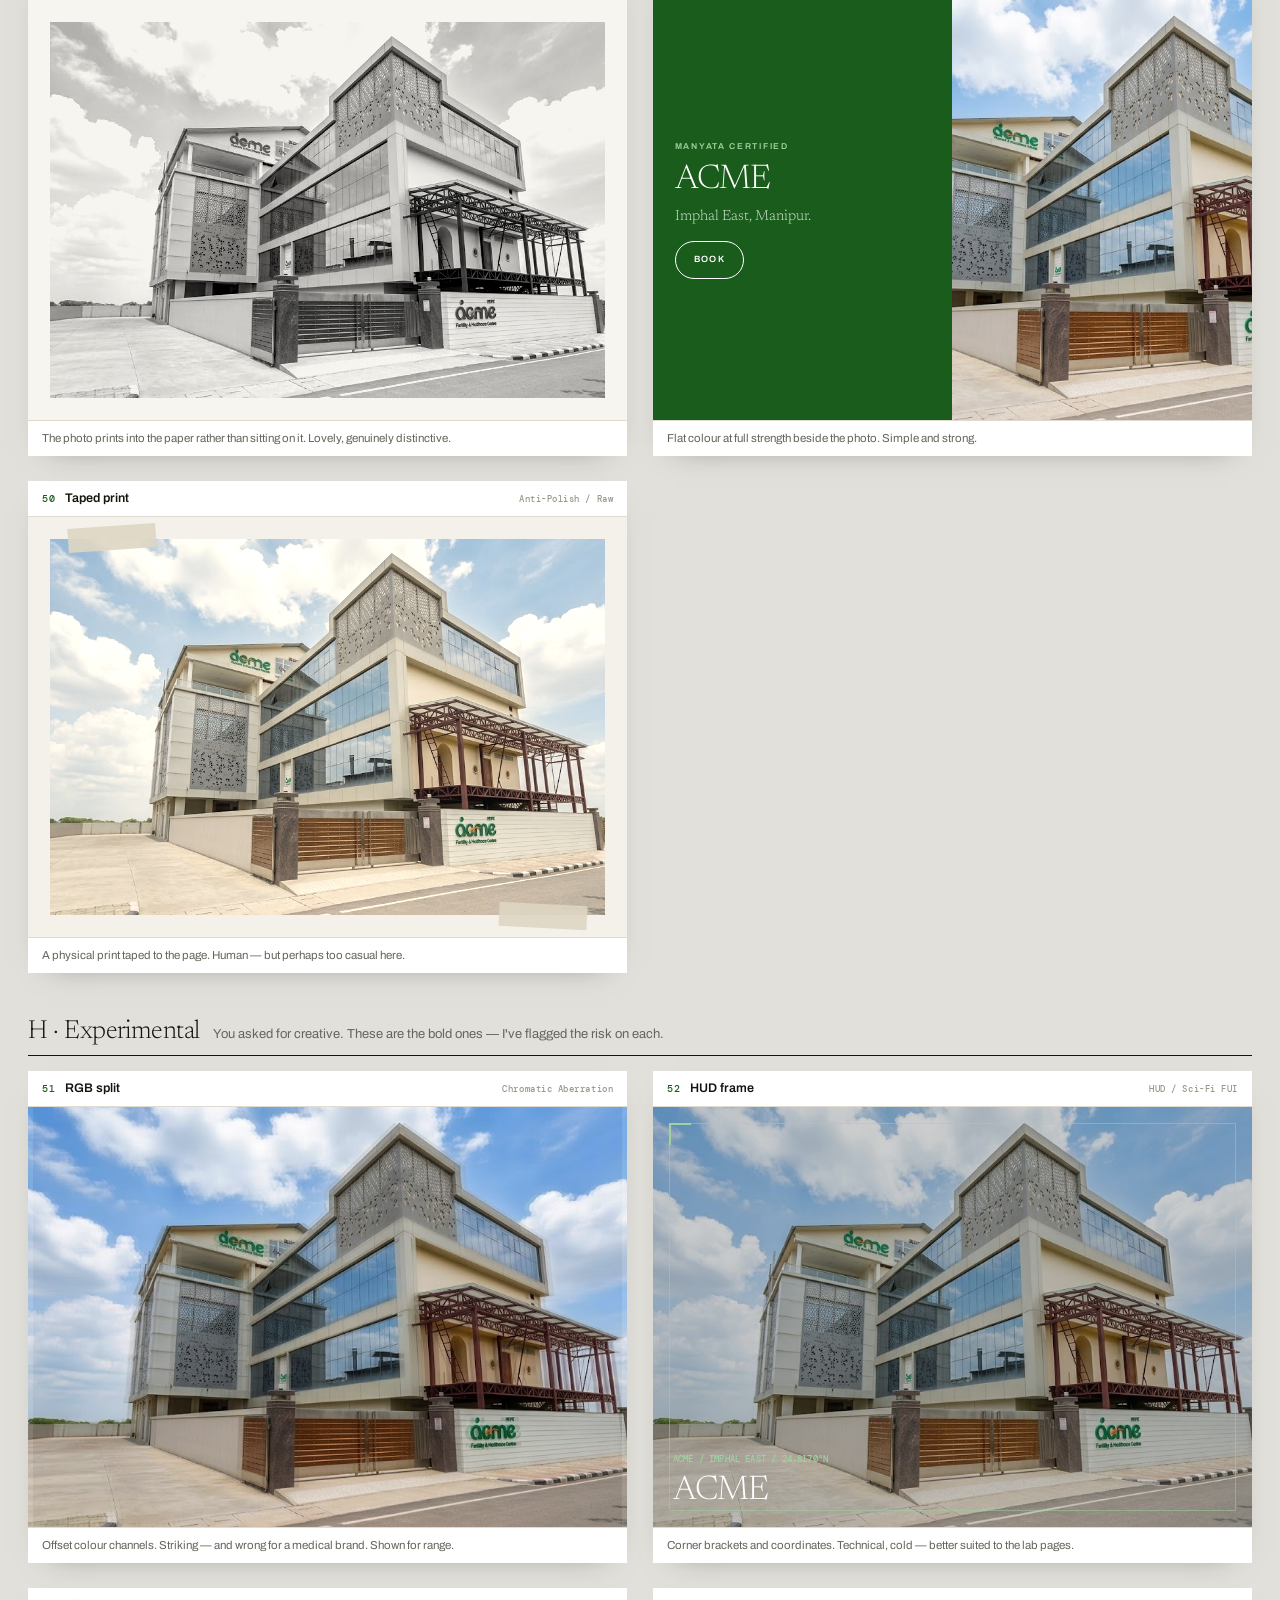
<file: hero-56.html>
<!doctype html>
<html lang="en">
<head>
<meta charset="utf-8">
<meta name="viewport" content="width=device-width, initial-scale=1">
<title>56 landing directions — ACME</title>
<link rel="preconnect" href="https://fonts.googleapis.com">
<link rel="preconnect" href="https://fonts.gstatic.com" crossorigin>
<link rel="stylesheet" href="https://fonts.googleapis.com/css2?family=Newsreader:ital,opsz,wght@0,6..72,200..700;1,6..72,200..600&family=Archivo:wght@300..900&family=DM+Mono:wght@400;500&display=swap">
<style>
:root{
  --img:url('assets/day-building.jpg');
  --paper:#F7F5F0;--paper2:#EFEDE6;--white:#fff;
  --ink:#15150F;--ink2:#66655C;
  --rule:#DFDBD1;--rule2:#C7C2B5;
  --g:#1A5C1B;--g2:#134714;--mint:#9ED39F;--sage:#D9E4D7;
  --deep:#0E1610;
  --d:'Newsreader',Georgia,serif;
  --u:'Archivo',system-ui,-apple-system,Arial,sans-serif;
  --m:'DM Mono',ui-monospace,Menlo,monospace;
  --H:420px;--e:cubic-bezier(.22,.7,.2,1);
}
*,*::before,*::after{box-sizing:border-box}
body{margin:0;background:#E2E0DA;color:var(--ink);font:400 16px/1.6 var(--u)}
.page{max-width:1520px;margin:0 auto;padding:36px clamp(12px,2.2vw,30px) 90px}
.lede{max-width:80ch;margin-bottom:16px}
.lede h1{font:300 clamp(28px,3.6vw,48px)/1.06 var(--d);letter-spacing:-.025em;margin:0 0 12px}
.lede h1 i{font-style:italic}
.lede p{margin:0 0 9px;color:#54534B;line-height:1.62}
.lede code{background:#fff;border:1px solid var(--rule);padding:1px 6px;font-size:13.5px}
.note{background:#fff;border:1px solid var(--rule);border-left:3px solid var(--g);
  padding:15px 18px;margin:16px 0 26px;max-width:84ch;font-size:13.5px;line-height:1.62;color:#54534B}
.note b{color:var(--ink)}
.fam{margin:46px 0 15px;display:flex;align-items:baseline;gap:13px;flex-wrap:wrap;
  border-bottom:1px solid var(--ink);padding-bottom:10px}
.fam h2{margin:0;font:300 26px/1 var(--d);letter-spacing:-.02em}
.fam span{font-size:13px;color:#66655C}
.grid{display:grid;gap:clamp(16px,2vw,28px);grid-template-columns:repeat(auto-fit,minmax(470px,1fr))}
.c{background:#fff;box-shadow:0 10px 30px -22px rgba(0,0,0,.5)}
.c__h{display:flex;align-items:baseline;gap:9px;padding:11px 14px;border-bottom:1px solid var(--rule)}
.c__h i{font-style:normal;font:500 10px/1 var(--m);letter-spacing:.1em;color:var(--g);flex:none}
.c__h b{font:600 12.5px/1 var(--u);flex:1}
.c__h u{text-decoration:none;font:500 9px/1 var(--m);color:#9B978B;letter-spacing:.06em}
.c__f{padding:9px 14px;border-top:1px solid var(--rule);font-size:11.5px;color:#66655C;line-height:1.5}
.v{height:var(--H);position:relative;overflow:hidden;background:var(--paper)}

/* ── atoms ── */
.ph{position:absolute;inset:0;background:var(--img) center 56%/cover no-repeat}
.ph.sky{background-position:center 22%}
.ph.base{background-position:center 84%}
.sc{position:absolute;inset:0}
.scb{background:linear-gradient(0deg,rgba(8,14,10,.74),rgba(8,14,10,.04) 58%)}
.scl{background:linear-gradient(92deg,rgba(8,14,10,.76),rgba(8,14,10,.3) 48%,rgba(8,14,10,0) 80%)}
.sct{background:linear-gradient(180deg,rgba(8,14,10,.6),rgba(8,14,10,0) 52%)}
.in{position:absolute;inset:0;padding:18px 20px;display:flex;flex-direction:column;z-index:4}
.w{color:#fff}.sp{flex:1}
.nv{display:flex;align-items:center;justify-content:space-between;gap:14px;position:relative;z-index:6}
.nv nav{display:flex;gap:15px}
.nv a{font:500 9px/1 var(--u);letter-spacing:.14em;text-transform:uppercase;text-decoration:none}
.pil{display:flex;gap:3px;background:rgba(255,255,255,.95);border-radius:999px;padding:4px}
.pil a{padding:6px 11px;border-radius:999px}
.pil a.on{background:var(--ink);color:#fff}
.lg{height:19px;width:auto;display:block}
.lgw{filter:brightness(0) invert(1)}
.lab{margin:0;font:600 8.5px/1.7 var(--u);letter-spacing:.2em;text-transform:uppercase;color:var(--ink2)}
.lab.w{color:#CAD2C8}.lab.g{color:var(--g)}
.mo{font:500 9px/1.6 var(--m);letter-spacing:.02em;color:var(--ink2)}
.mo.w{color:#C5CEC4}
.dsp{margin:0;font-family:var(--d);font-weight:300;letter-spacing:-.026em;line-height:.98;font-size:48px}
.dsp i{font-style:italic}.dsp.s{font-size:34px}.dsp.xs{font-size:25px}
.sans{font-family:var(--u);font-weight:700;letter-spacing:-.035em;line-height:1}
.sub{margin:9px 0 0;font:300 14.5px/1.45 var(--d);max-width:36ch;color:var(--ink2)}
.sub.w{color:#D4DCD3}
.bt{display:inline-flex;align-items:center;gap:7px;align-self:flex-start;min-height:38px;padding:0 18px;
  border:1px solid var(--ink);border-radius:999px;font:600 9px/1 var(--u);letter-spacing:.14em;
  text-transform:uppercase;text-decoration:none;white-space:nowrap}
.bt.w{border-color:#fff;color:#fff}.bt.g{background:var(--g);border-color:var(--g);color:#fff}
.bt.sq{border-radius:0}
.hr{height:1px;background:var(--rule);border:0;margin:0}
.hrw{height:1px;background:rgba(255,255,255,.42);border:0;margin:0}
.gc{background:rgba(255,255,255,.9);backdrop-filter:blur(12px);border:1px solid rgba(255,255,255,.7);
  border-radius:16px;padding:12px 14px}
.gc b{display:block;font:300 20px/1 var(--d)}
.im{background:var(--img) center 56%/cover no-repeat}

/* ════ A · SWISS & EDITORIAL ════ */
.a1{background:var(--white);padding:26px 30px;display:flex;flex-direction:column}
.a1 .im{flex:1}.a1 .r{display:flex;justify-content:space-between;margin-top:10px}
.a2{display:grid;grid-template-columns:repeat(12,1fr);background:var(--white)}
.a2 .t{grid-column:1/5;padding:20px;display:flex;flex-direction:column;justify-content:center;border-right:1px solid var(--rule)}
.a2 .im{grid-column:5/13}
.a3{background:var(--white);display:flex;flex-direction:column;justify-content:center;gap:13px;padding:0 26px}
.a3 .im{height:168px}
.a4{display:grid;grid-template-columns:124px 1fr;background:var(--white)}
.a4 .rail{padding:18px 14px;border-right:1px solid var(--rule);display:flex;flex-direction:column;justify-content:space-between}
.a5{background:var(--white);display:flex;flex-direction:column}
.a5 .im{flex:1}
.a5 .ft{display:grid;grid-template-columns:repeat(4,1fr);border-top:1px solid var(--ink)}
.a5 .ft div{padding:10px 13px;border-right:1px solid var(--rule)}
.a6{background:var(--white);position:relative;padding:44px 24px}
.a6 .im{height:100%}
.a6 .ln{position:absolute;left:0;right:0;height:1px;background:var(--ink)}
.a6 .l1{top:34px}.a6 .l2{bottom:34px}
.a7{background:var(--white);display:grid;grid-template-columns:1fr 1fr 1fr;gap:1px;background-color:var(--rule)}
.a7>*{background:var(--white);padding:17px}
/* re-assert the photo: .a7>* has equal specificity and wins by order */
.a7 .im{padding:0;background:var(--img) center 56%/cover no-repeat}

/* ════ B · GLASS & LIGHT ════ */
.b8 .gc{position:absolute;left:20px;bottom:20px;right:40%;z-index:5}
.b9{background:var(--paper);padding:22px}
.b9 .im{height:100%;border-radius:22px}
.b10 .pn{position:absolute;top:0;bottom:0;background:rgba(255,255,255,.78);backdrop-filter:blur(8px);z-index:3}
.b10 .p1{left:0;width:34%}
.b11{background:var(--white);display:grid;place-items:center}
.b11 .im{width:100%;height:100%;
  -webkit-mask-image:radial-gradient(ellipse 76% 74% at 50% 50%,#000 50%,transparent 100%);
          mask-image:radial-gradient(ellipse 76% 74% at 50% 50%,#000 50%,transparent 100%)}
.b12{background:var(--paper);display:grid;place-items:center;padding:22px}
.b12 .im{width:90%;height:86%;box-shadow:0 34px 64px -30px rgba(18,24,18,.62)}
.b13{position:relative;background:var(--white)}
.b13 .im{position:absolute;inset:18px}
.b13 .gc{position:absolute;right:30px;top:50%;transform:translateY(-50%);width:200px;z-index:5}
.b14{display:grid;grid-template-columns:1fr 1.2fr}
.b14 .fld{background:var(--sage);padding:22px;display:flex;flex-direction:column;justify-content:center}
.b14 .im{border-radius:0}
.b15{position:relative}
.b15 .ring{position:absolute;inset:26px;border:1px solid rgba(255,255,255,.75);z-index:5;pointer-events:none}

/* ════ C · TYPOGRAPHIC & KINETIC ════ */
.c16{background:var(--paper);display:flex;flex-direction:column;justify-content:center;padding:0 26px;gap:15px}
.c16 .wm{margin:0;font:200 76px/.86 var(--d);letter-spacing:-.04em}
.c16 .im{height:128px}
.c17{background:var(--white);display:flex;flex-direction:column;justify-content:center;padding:0 26px;gap:14px}
.c17 h3{margin:0;font:900 56px/.92 var(--u);letter-spacing:-.05em;text-transform:uppercase}
.c17 .im{height:120px}
.c18{position:relative;display:grid;place-items:center;background:var(--white)}
.c18 .im{position:absolute;inset:0}
.c18 h3{position:relative;z-index:5;margin:0;font:300 clamp(40px,9vw,92px)/.9 var(--d);letter-spacing:-.03em;color:#fff;
  text-align:center;mix-blend-mode:normal;text-shadow:0 2px 30px rgba(10,16,12,.5)}
.c19{background:var(--white);display:grid;place-items:center}
.c19 h3{margin:0;font:900 clamp(48px,11vw,104px)/.86 var(--u);letter-spacing:-.055em;text-transform:uppercase;
  background:var(--img) center 46%/cover no-repeat;-webkit-background-clip:text;background-clip:text;color:transparent}
.c20{display:grid;grid-template-columns:82px 1fr;background:var(--white)}
.c20 .vt{display:grid;place-items:center;border-right:1px solid var(--rule)}
.c20 .vt span{writing-mode:vertical-rl;transform:rotate(180deg);font:300 36px/1 var(--d);letter-spacing:-.02em}
.c21{background:var(--paper);display:flex;flex-direction:column;justify-content:center;padding:0 28px;gap:14px}
.c21 q{font:300 27px/1.24 var(--d);letter-spacing:-.016em}
.c21 q i{font-style:italic;color:var(--g)}
.c21 .im{height:92px}
.c22{background:var(--white);display:flex;flex-direction:column;padding:18px 22px;gap:11px}
.c22 .mq{overflow:hidden;white-space:nowrap;border-block:1px solid var(--ink);padding:7px 0}
.c22 .mq span{font:700 19px/1 var(--u);letter-spacing:-.01em}
.c22 .im{flex:1}

/* ════ D · ORGANIC & BIOPHILIC ════ */
.d23{background:var(--paper);display:flex;align-items:flex-end;justify-content:center;padding:0 26px}
.d23 .im{width:74%;height:88%;border-radius:50% 50% 0 0/36% 36% 0 0}
.d24{background:var(--paper);display:grid;place-items:center}
.d24 .im{width:62%;height:82%;border-radius:58% 42% 48% 52%/46% 54% 46% 54%}
.d25{background:var(--white);display:flex;align-items:center;gap:18px;padding:22px}
.d25 .im{width:46%;height:84%;border-radius:999px}
.d26{background:var(--sage);padding:22px;display:grid;place-items:center}
.d26 .im{width:100%;height:100%;border-radius:28px}
.d27{background:var(--paper);display:grid;place-items:center;position:relative}
.d27 .im{width:46%;aspect-ratio:1;border-radius:50%}
.d27 i{position:absolute;width:44px;height:44px;border-radius:50%;background:var(--img) center/cover;border:3px solid var(--paper)}
.d27 .o1{top:14%;left:20%}.d27 .o2{bottom:16%;left:16%}.d27 .o3{top:19%;right:18%}.d27 .o4{bottom:12%;right:22%}
.d28{background:var(--white);display:grid;grid-template-columns:1fr 1fr}
.d28 .t{padding:22px;display:flex;flex-direction:column;justify-content:center}
.d28 .im{border-radius:200px 0 0 200px}
.d29{background:var(--paper);display:flex;justify-content:center;gap:14px;padding:0 22px}
.d29 .im{width:30%}
.d29 .im:nth-child(1){background-position:22% 56%}
.d29 .im:nth-child(2){background-position:50% 48%;margin-top:28px}
.d29 .im:nth-child(3){background-position:78% 60%;margin-top:56px}

/* ════ E · DEPTH & DIMENSIONAL ════ */
.e30{background:var(--paper);display:grid;place-items:center;position:relative}
.e30 .k{position:absolute;border-radius:14px;background:var(--img) center/cover;box-shadow:0 20px 44px -26px rgba(0,0,0,.7)}
.e30 .k1{width:52%;height:62%;transform:translate(-13%,-7%) rotate(-5deg);opacity:.5}
.e30 .k2{width:52%;height:62%;transform:translate(9%,5%) rotate(4deg)}
.e31{background:var(--paper2);padding:14px;display:grid;grid-template-columns:repeat(4,1fr);grid-template-rows:repeat(3,1fr);gap:8px}
.e31 .im{grid-column:1/4;grid-row:1/3;border-radius:12px}
.e31 .t{background:var(--white);border-radius:12px;padding:10px;display:flex;flex-direction:column;justify-content:center}
.e31 .t b{font:300 21px/1 var(--d)}
.e31 .gg{background:var(--g);color:#fff;border-radius:12px;padding:10px;display:flex;flex-direction:column;justify-content:center}
.e32{position:relative;background:var(--deep)}
.e32 .im{position:absolute;inset:0;opacity:.9}
.e32 .f{position:absolute;border-radius:12px;background:rgba(255,255,255,.95);padding:9px 12px;z-index:5;font-size:10px}
.e32 .f b{display:block;font:300 17px/1 var(--d)}
.e32 .f1{left:18px;top:34%}.e32 .f2{right:18px;top:24%}.e32 .f3{right:30%;bottom:18px}
.e33{background:var(--white);perspective:900px;display:grid;place-items:center}
.e33 .im{width:72%;height:78%;border-radius:12px;transform:rotateY(-14deg) rotateX(5deg);
  box-shadow:0 30px 60px -30px rgba(0,0,0,.7)}
.e34{background:var(--paper);position:relative;padding:20px}
.e34 .im{height:100%;border-radius:10px}
.e34 .lay{position:absolute;inset:34px 44px;border:1px solid rgba(255,255,255,.6);z-index:4}
.e35{background:var(--white);display:grid;grid-template-columns:1fr 1fr;grid-template-rows:1fr 1fr;gap:9px;padding:14px}
.e35 .im{border-radius:9px}
.e35 .im:nth-child(1){grid-row:1/3;background-position:30% 56%}
.e35 .im:nth-child(3){background-position:78% 40%}
.e36{background:var(--paper);display:grid;place-items:center}
.e36 .im{width:84%;height:80%;border-radius:4px;
  box-shadow:0 2px 0 var(--white),0 0 0 1px var(--rule2),14px 14px 0 -1px var(--white),14px 14px 0 0 var(--rule2),
             28px 28px 0 -1px var(--white),28px 28px 0 0 var(--rule2)}

/* ════ F · DARK & CINEMATIC ════ */
.f37{background:var(--deep)}
.f37 .im{position:absolute;inset:0;opacity:.76}
.f38 .sc{background:radial-gradient(circle at 50% 44%,rgba(8,14,10,0) 6%,rgba(8,14,10,.92) 74%)}
.f39{background:var(--deep);display:flex;flex-direction:column}
.f39 .in{position:static;padding:20px 22px}
.f39 .im{flex:1;margin:0 22px 22px;filter:saturate(.84) brightness(.92)}
.f40 .sc{background:linear-gradient(180deg,rgba(26,92,27,.82),rgba(8,30,10,.9));mix-blend-mode:multiply}
.f40 .sc2{position:absolute;inset:0;background:rgba(59,169,53,.1)}
.f41{background:#0B1410;display:grid;grid-template-columns:1.1fr 1fr}
.f41 .t{position:relative;overflow:hidden;padding:22px;display:flex;flex-direction:column;justify-content:center;color:#fff}
.f41 .t > *{position:relative;z-index:3}
.f41 .t .ph,.f41 .t .sc{z-index:1}
.f41 .cd{margin:16px;border-radius:14px;background:var(--white);padding:16px;display:flex;flex-direction:column;justify-content:center}
.f42{background:var(--deep);padding:20px;display:grid;place-items:center}
.f42 .im{width:100%;height:100%;border-radius:2px;filter:grayscale(1) contrast(1.14) brightness(.88)}
.f43{position:relative;background:var(--deep)}
.f43 .im{position:absolute;inset:0;filter:sepia(.5) saturate(1.5) hue-rotate(-12deg) brightness(.82)}
.f43 .gr{position:absolute;inset:0;z-index:4;opacity:.35;pointer-events:none;
  background-image:url("data:image/svg+xml;utf8,<svg xmlns='http://www.w3.org/2000/svg' width='120' height='120'><filter id='n'><feTurbulence type='fractalNoise' baseFrequency='.8' numOctaves='3'/></filter><rect width='120' height='120' filter='url(%23n)' opacity='.5'/></svg>")}

/* ════ G · MATERIAL & TACTILE ════ */
.g44{background:#E6E9EC;display:grid;place-items:center;padding:24px}
.g44 .im{width:100%;height:100%;border-radius:22px;
  box-shadow:9px 9px 20px rgba(163,170,178,.75),-9px -9px 20px rgba(255,255,255,.95)}
.g45{background:#F2EFE8;display:grid;place-items:center;padding:24px}
.g45 .im{width:100%;height:100%;border-radius:30px;
  box-shadow:0 14px 0 -2px #DED8CB,0 22px 34px -16px rgba(0,0,0,.3)}
.g46{background:#FFF8E6;padding:20px;display:grid;place-items:center}
.g46 .im{width:100%;height:100%;border:3px solid var(--ink);box-shadow:9px 9px 0 var(--ink)}
.g47{background:var(--white);padding:20px;display:grid;place-items:center;position:relative}
.g47 .im{width:100%;height:100%}
.g47 .bb{position:absolute;z-index:5}
.g47 .c1{left:14px;top:14px;width:52px;height:52px;border-radius:50%;background:var(--g)}
.g47 .c2{right:14px;bottom:14px;width:70px;height:18px;background:#D8A24A}
.g48{background:var(--paper);display:grid;place-items:center;padding:22px}
.g48 .im{width:100%;height:100%;filter:grayscale(1) contrast(1.22) brightness(1.06);
  mix-blend-mode:multiply}
.g49{background:var(--white);display:grid;grid-template-columns:1fr 1fr}
.g49 .t{padding:22px;display:flex;flex-direction:column;justify-content:center;background:var(--g);color:#fff}
.g50{background:#F4F1EA;padding:22px;display:grid;place-items:center;position:relative}
.g50 .im{width:100%;height:100%;filter:sepia(.28) contrast(.94) brightness(1.06)}
.g50 .tape{position:absolute;width:88px;height:24px;background:rgba(222,214,196,.9);z-index:5;transform:rotate(-4deg)}
.g50 .t1{top:9px;left:40px}.g50 .t2{bottom:9px;right:40px;transform:rotate(3deg)}

/* ════ H · EXPERIMENTAL ════ */
.h51{background:var(--white);display:grid;place-items:center;position:relative}
.h51 .im{width:100%;height:100%}
.h51 .r,.h51 .b{position:absolute;inset:0;background:var(--img) center 56%/cover;mix-blend-mode:screen}
.h51 .r{filter:url(#none);background-color:red;mix-blend-mode:multiply;opacity:.26;transform:translateX(-5px)}
.h51 .b{background-color:#00bcd4;mix-blend-mode:multiply;opacity:.26;transform:translateX(5px)}
.h52{background:var(--deep);display:grid;place-items:center;position:relative}
.h52 .im{width:100%;height:100%;opacity:.8}
.h52 .hud{position:absolute;inset:16px;border:1px solid rgba(158,211,159,.5);z-index:5}
.h52 .hud::before,.h52 .hud::after{content:'';position:absolute;background:var(--mint)}
.h52 .hud::before{left:-1px;top:-1px;width:22px;height:2px}
.h52 .hud::after{left:-1px;top:-1px;width:2px;height:22px}
.h53{background:var(--white);display:grid;grid-template-columns:repeat(8,1fr);grid-template-rows:repeat(5,1fr)}
.h53 i{display:block;background:var(--img);background-size:800% 500%}
.h54{background:linear-gradient(140deg,#EDE6F7,#DCEAF6 45%,#E8F4E6);display:grid;place-items:center;padding:22px;position:relative}
.h54 .bl{position:absolute;border-radius:50%;filter:blur(40px);opacity:.6}
.h54 .b1{width:54%;height:60%;background:#B8D8F0;left:-6%;top:-10%}
.h54 .b2{width:48%;height:56%;background:#CFE8C4;right:-8%;bottom:-12%}
.h54 .im{width:100%;height:100%;border-radius:20px;position:relative;z-index:3}
.h55{background:var(--white);padding:20px;display:grid;place-items:center;position:relative}
.h55 .im{width:100%;height:100%;clip-path:polygon(0 0,100% 0,100% 72%,62% 72%,62% 100%,0 100%)}
.h56{background:var(--ink);display:grid;place-items:center;padding:0}
.h56 .im{width:100%;height:100%;filter:grayscale(1) contrast(1.6) brightness(1.1)}
.h56 .ov{position:absolute;inset:0;background:repeating-linear-gradient(0deg,rgba(0,0,0,.32) 0 2px,transparent 2px 4px);z-index:4}

@media(max-width:700px){:root{--H:320px}.grid{grid-template-columns:1fr}}
</style>
</head>
<body>
<div class="page">

<div class="lede">
  <h1>56 landing directions — every one grounded in a named <i>style system</i></h1>
  <p>Built with <code>assets/day-building.jpg</code>, your real daytime photo. Each mockup maps to one
    of the 79 style systems in the <code>ui-ux-pro-max</code> dataset — the grey label on each card
    names it — so these are deliberate systems rather than 56 improvisations. 420px frames, two per
    row, so each is judgeable.</p>
</div>

<div class="note">
  <b>One measurement that shaped all of this.</b> Your daytime photo has a luminance of 0.40.
  That means <b>dark text sits at 7.9:1 on it and passes comfortably</b>, while white text is only
  2.32:1 and fails — the exact reverse of the night photo. So the light, ink-on-image treatments
  below are not just a taste call; they are the ones the photograph actually supports. Where white
  type appears I have put a scrim of at least 35% behind it, which brings it to 4.75:1.
</div>

<!-- ═══ A ═══ -->
<div class="fam"><h2>A · Swiss &amp; editorial</h2><span>Grid discipline, hairlines, figure captions. The premium-editorial core.</span></div>
<div class="grid">

<div class="c"><div class="c__h"><i>01</i><b>Gallery margins</b><u>Minimalism &amp; Swiss</u></div><div class="v a1">
<div class="im"></div><div class="r"><span class="lab">ACME Fertility &amp; Healthcare Centre</span><span class="lab">Fig. 01</span></div>
</div><div class="c__f">Wide margin, figure caption. The building as an exhibit — timeless and hard to get wrong.</div></div>

<div class="c"><div class="c__h"><i>02</i><b>8-of-12 column split</b><u>Swiss Modernism 2.0</u></div><div class="v a2">
<div class="t"><p class="lab g">01 / Imphal East</p><h3 class="dsp s" style="margin-top:9px">Where families <i>begin</i></h3>
<span class="bt" style="margin-top:15px">Book</span></div><div class="im"></div>
</div><div class="c__f">A true 12-column grid. Scales to every section below the fold.</div></div>

<div class="c"><div class="c__h"><i>03</i><b>Band in a tall page</b><u>Editorial Grid / Magazine</u></div><div class="v a3">
<div><p class="lab g">Manyata certified</p><h3 class="dsp s" style="margin-top:8px">ACME</h3></div>
<div class="im"></div><p class="sub">A decade of fertility and women's health care in Manipur.</p>
</div><div class="c__f">White above and below the image. Restraint you can only afford with a good photo.</div></div>

<div class="c"><div class="c__h"><i>04</i><b>Caption rail</b><u>E-Ink / Paper</u></div><div class="v a4">
<div class="rail"><div><p class="lab g">ACME</p><p class="mo" style="margin-top:10px">Fertility<br>Surgery<br>Obstetrics</p></div><p class="mo">Imphal East</p></div>
<div class="im"></div>
</div><div class="c__f">An index down the edge, monospace labels. Archival and precise.</div></div>

<div class="c"><div class="c__h"><i>05</i><b>Metadata footer</b><u>Minimalism &amp; Swiss</u></div><div class="v a5">
<div class="im"></div><div class="ft"><div><p class="lab">Est.</p><p class="mo" style="margin-top:4px">Manipur</p></div>
<div><p class="lab">Cycles</p><p class="mo" style="margin-top:4px">300+</p></div>
<div><p class="lab">Surgeries</p><p class="mo" style="margin-top:4px">1,196</p></div>
<div><p class="lab">Standard</p><p class="mo" style="margin-top:4px">FOGSI</p></div></div>
</div><div class="c__f">Facts as a typographic footer, not badges. Quietly credible.</div></div>

<div class="c"><div class="c__h"><i>06</i><b>Bracketing rules</b><u>Swiss Modernism 2.0</u></div><div class="v a6">
<span class="ln l1"></span><div class="im"></div><span class="ln l2"></span>
</div><div class="c__f">Two rules pin the image top and bottom. Minimal intervention, large effect.</div></div>

<div class="c"><div class="c__h"><i>07</i><b>Equal thirds</b><u>Minimalism &amp; Swiss</u></div><div class="v a7">
<div><p class="lab g">01</p><h3 class="dsp xs" style="margin-top:9px">Fertility</h3></div>
<div class="im"></div><div><p class="lab g">02</p><h3 class="dsp xs" style="margin-top:9px">Surgery</h3></div>
</div><div class="c__f">The photo becomes one cell among equals. Democratic, calm.</div></div>

</div>

<!-- ═══ B ═══ -->
<div class="fam"><h2>B · Glass &amp; light</h2><span>Translucency, soft shadow, feathered edges. Only possible now the photo is bright.</span></div>
<div class="grid">

<div class="c"><div class="c__h"><i>08</i><b>Floating glass card</b><u>Glassmorphism</u></div><div class="v b8">
<div class="ph"></div><div class="gc"><p class="lab g">Manyata certified</p>
<h3 class="dsp xs" style="margin-top:6px">ACME</h3><p class="mo" style="margin-top:5px">Fertility &amp; Healthcare · Imphal East</p></div>
</div><div class="c__f">The card carries its own ground, so text stays legible over any photograph.</div></div>

<div class="c"><div class="c__h"><i>09</i><b>Soft rounded frame</b><u>Soft UI Evolution</u></div><div class="v b9"><div class="im"></div></div>
<div class="c__f">Generous radius on a warm ground. Calm, contemporary, very safe.</div></div>

<div class="c"><div class="c__h"><i>10</i><b>Frosted side panel</b><u>Liquid Glass</u></div><div class="v b10">
<div class="ph"></div><span class="pn p1"></span>
<div class="in" style="padding-left:24px"><div class="sp"></div><p class="lab g">ACME</p>
<h3 class="dsp s" style="margin-top:7px;max-width:7ch">Where families begin</h3><div class="sp"></div></div>
</div><div class="c__f">Frosted panel instead of a dark scrim — keeps the page light.</div></div>

<div class="c"><div class="c__h"><i>11</i><b>Feathered vignette</b><u>Nature Distilled</u></div><div class="v b11"><div class="im"></div></div>
<div class="c__f">The photo dissolves into the page. No hard rectangle anywhere.</div></div>

<div class="c"><div class="c__h"><i>12</i><b>Deep drop shadow</b><u>Dimensional Layering</u></div><div class="v b12"><div class="im"></div></div>
<div class="c__f">A long soft shadow lifts the image off the paper. Reads expensive.</div></div>

<div class="c"><div class="c__h"><i>13</i><b>Inset photo + side card</b><u>Glassmorphism</u></div><div class="v b13">
<div class="im"></div><div class="gc"><b>1,196</b><p class="lab" style="margin-top:5px">Keyhole surgeries</p>
<hr class="hr" style="margin:9px 0"><b>300+</b><p class="lab" style="margin-top:5px">IVF cycles</p></div>
</div><div class="c__f">Figures in a glass panel beside the image. Clean separation of proof and picture.</div></div>

<div class="c"><div class="c__h"><i>14</i><b>Sage colour field</b><u>Accessible &amp; Ethical</u></div><div class="v b14">
<div class="fld"><p class="lab g">Manyata certified</p><h3 class="dsp s" style="margin-top:9px">Where families <i>begin</i></h3>
<span class="bt g" style="margin-top:15px">Book</span></div><div class="im"></div>
</div><div class="c__f">Soft sage instead of hard brand green. Gentler, and the contrast still passes.</div></div>

<div class="c"><div class="c__h"><i>15</i><b>Inset hairline ring</b><u>Minimalist Monochrome</u></div><div class="v b15">
<div class="ph"></div><span class="ring"></span><div class="in w"><div class="sp"></div>
<div class="sc sct" style="z-index:-1"></div></div>
<div class="in w"><p class="lab w">ACME · Imphal East</p><div class="sp"></div></div>
</div><div class="c__f">A thin inset border turns a photo into a framed plate. One line of CSS.</div></div>

</div>

<!-- ═══ C ═══ -->
<div class="fam"><h2>C · Typographic &amp; kinetic</h2><span>Type carries the page. Demands good copy, repays it.</span></div>
<div class="grid">

<div class="c"><div class="c__h"><i>16</i><b>Thin serif wordmark</b><u>Exaggerated Minimalism</u></div><div class="v c16">
<p class="wm">ACME</p><div class="im"></div><p class="lab">Fertility &amp; HealthCare Centre · Imphal East</p>
</div><div class="c__f">A light serif at display size is the cheapest possible route to "premium".</div></div>

<div class="c"><div class="c__h"><i>17</i><b>Heavy sans slab</b><u>Bold Typography</u></div><div class="v c17">
<h3>Where<br>families<br>begin</h3><div class="im"></div>
</div><div class="c__f">The opposite register — 900 weight, tight tracking. Confident and loud.</div></div>

<div class="c"><div class="c__h"><i>18</i><b>Display over photo</b><u>Kinetic Typography</u></div><div class="v c18">
<div class="im"></div><div class="sc scb"></div><h3>Where families<br><i>begin.</i></h3>
</div><div class="c__f">Serif straight onto the image, scrimmed to 4.75:1. The Harvasta reference, done properly.</div></div>

<div class="c"><div class="c__h"><i>19</i><b>Photo through the letters</b><u>Kinetic Typography</u></div><div class="v c19">
<h3>ACME</h3>
</div><div class="c__f">Knockout type. Finally works — the bright photo gives the letterforms real variation.</div></div>

<div class="c"><div class="c__h"><i>20</i><b>Vertical spine</b><u>Editorial Grid / Magazine</u></div><div class="v c20">
<div class="vt"><span>ACME</span></div><div class="im"></div>
</div><div class="c__f">Rotated display type down the spine. Pure gallery catalogue.</div></div>

<div class="c"><div class="c__h"><i>21</i><b>Pull quote</b><u>Storytelling-Driven</u></div><div class="v c21">
<q>“Our work is to make the medicine rigorous and the experience <i>humane.</i>”</q>
<p class="lab">Dr. James Elangbam · Managing Director</p><div class="im"></div>
</div><div class="c__f">Opens with a voice rather than a building. The most human option here.</div></div>

<div class="c"><div class="c__h"><i>22</i><b>Marquee band</b><u>Kinetic Brutalism</u></div><div class="v c22">
<div class="mq"><span>IVF &amp; ICSI · KEYHOLE SURGERY · HIGH-RISK OBSTETRICS · EMBRYOLOGY · CRYOBANK</span></div>
<div class="im"></div>
</div><div class="c__f">A ticker states the services instantly, so the photo need not explain itself.</div></div>

</div>

<!-- ═══ D ═══ -->
<div class="fam"><h2>D · Organic &amp; biophilic</h2><span>Curves instead of rectangles. Warm — a good instinct for a fertility brand.</span></div>
<div class="grid">

<div class="c"><div class="c__h"><i>23</i><b>Arch</b><u>Organic Biophilic</u></div><div class="v d23"><div class="im"></div></div>
<div class="c__f">An architecture cue that also softens a clinical subject.</div></div>

<div class="c"><div class="c__h"><i>24</i><b>Blob mask</b><u>Biomimetic / Organic 2.0</u></div><div class="v d24"><div class="im"></div></div>
<div class="c__f">Irregular organic mask. Risky — can date if the rest of the page is rigid.</div></div>

<div class="c"><div class="c__h"><i>25</i><b>Stadium pill</b><u>Organic Biophilic</u></div><div class="v d25">
<div class="im"></div><div><p class="lab g">Fertility &amp; Healthcare</p><h3 class="dsp s" style="margin-top:8px">ACME</h3>
<span class="bt g" style="margin-top:14px">Book</span></div>
</div><div class="c__f">Reads friendly rather than clinical. Strong fit for this sector.</div></div>

<div class="c"><div class="c__h"><i>26</i><b>Sage ground, soft radius</b><u>Nature Distilled</u></div><div class="v d26"><div class="im"></div></div>
<div class="c__f">Colour comes from the ground, not the photo. Very restful.</div></div>

<div class="c"><div class="c__h"><i>27</i><b>Circle with orbits</b><u>Organic Biophilic</u></div><div class="v d27">
<div class="im"></div><i class="o1"></i><i class="o2"></i><i class="o3"></i><i class="o4"></i>
</div><div class="c__f">Shows breadth of facilities at a glance, and animates beautifully.</div></div>

<div class="c"><div class="c__h"><i>28</i><b>Half-round column</b><u>Biomimetic / Organic 2.0</u></div><div class="v d28">
<div class="t"><p class="lab g">Imphal East</p><h3 class="dsp s" style="margin-top:9px">Where families <i>begin</i></h3>
<p class="sub">Fertility, surgery and obstetrics under one roof.</p></div><div class="im"></div>
</div><div class="c__f">One rounded edge where the photo meets the type. Subtle and warm.</div></div>

<div class="c"><div class="c__h"><i>29</i><b>Stepped slots</b><u>Nature Distilled</u></div><div class="v d29">
<div class="im"></div><div class="im"></div><div class="im"></div>
</div><div class="c__f">Three tall crops on a stagger. Architectural rhythm from one image.</div></div>

</div>

<!-- ═══ E ═══ -->
<div class="fam"><h2>E · Depth &amp; dimensional</h2><span>Layering, elevation, perspective. Where a flat page starts feeling built.</span></div>
<div class="grid">

<div class="c"><div class="c__h"><i>30</i><b>Stacked cards</b><u>Dimensional Layering</u></div><div class="v e30"><span class="k k1"></span><span class="k k2"></span></div>
<div class="c__f">Implies a gallery behind the first image. Good if more photos are coming.</div></div>

<div class="c"><div class="c__h"><i>31</i><b>Bento grid</b><u>Bento Box Grid</u></div><div class="v e31">
<div class="im"></div><div class="t"><b>300+</b><span class="lab" style="margin-top:4px">IVF cycles</span></div>
<div class="gg"><b style="font:300 15px/1 var(--d)">Manyata</b><span class="lab" style="color:#C9E2C9;margin-top:4px">FOGSI</span></div>
<div class="t"><b>1,196</b><span class="lab" style="margin-top:4px">Keyhole</span></div>
<div class="t"><b>10+</b><span class="lab" style="margin-top:4px">Years</span></div>
</div><div class="c__f">Everything above the fold at once. Busy, but answers every question.</div></div>

<div class="c"><div class="c__h"><i>32</i><b>Floating data callouts</b><u>Spatial UI (VisionOS)</u></div><div class="v e32">
<div class="im"></div><div class="sc scb"></div>
<span class="f f1"><b>300+</b>IVF cycles</span><span class="f f2"><b>24/7</b>Obstetric cover</span><span class="f f3"><b>FOGSI</b>Manyata certified</span>
<div class="in w"><div class="sp"></div><h3 class="dsp s">ACME</h3></div>
</div><div class="c__f">The Sunrise reference in your palette. Data hovering in front of the building.</div></div>

<div class="c"><div class="c__h"><i>33</i><b>Perspective tilt</b><u>3D &amp; Hyperrealism</u></div><div class="v e33"><div class="im"></div></div>
<div class="c__f">A slight rotation in 3D space. Striking, but commits the whole page to that language.</div></div>

<div class="c"><div class="c__h"><i>34</i><b>Inset layer line</b><u>Dimensional Layering</u></div><div class="v e34">
<div class="im"></div><span class="lay"></span>
</div><div class="c__f">A floating hairline inside the frame suggests a second plane. Very quiet.</div></div>

<div class="c"><div class="c__h"><i>35</i><b>Mosaic of crops</b><u>Bento Box Grid</u></div><div class="v e35">
<div class="im"></div><div class="im"></div><div class="im"></div>
</div><div class="c__f">One photograph, three crops, one grid. Rhythm now; real photos later.</div></div>

<div class="c"><div class="c__h"><i>36</i><b>Paper stack</b><u>E-Ink / Paper</u></div><div class="v e36"><div class="im"></div></div>
<div class="c__f">Offset sheets behind the image. Tactile, print-like, unusual on the web.</div></div>

</div>

<!-- ═══ F ═══ -->
<div class="fam"><h2>F · Dark &amp; cinematic</h2><span>Higher drama. Changes the whole page's tone, so pick deliberately.</span></div>
<div class="grid">

<div class="c"><div class="c__h"><i>37</i><b>Full-bleed dark</b><u>Dark Mode (OLED)</u></div><div class="v f37">
<div class="im"></div><div class="sc scl"></div><div class="in w">
<div class="nv"><img class="lg lgw" src="assets/Acme-Web-Logo_1.png.webp" alt=""><nav><a href="#">Care</a><a href="#">Doctors</a></nav><span class="bt w">Book</span></div>
<div class="sp"></div><h3 class="dsp">Where families<br><i>begin.</i></h3></div>
</div><div class="c__f">Scrimmed to 4.75:1. Dramatic, and the daytime sky still reads.</div></div>

<div class="c"><div class="c__h"><i>38</i><b>Spotlight vignette</b><u>Modern Dark (Cinema)</u></div><div class="v f38">
<div class="ph"></div><div class="sc"></div><div class="in w"><div class="sp"></div>
<h3 class="dsp s" style="text-align:center">Where families begin</h3><div class="sp"></div></div>
</div><div class="c__f">Everything falls away but the centre. Theatrical.</div></div>

<div class="c"><div class="c__h"><i>39</i><b>Dark frame, inset photo</b><u>Modern Dark (Cinema)</u></div><div class="v f39">
<div class="in w"><p class="lab" style="color:var(--mint)">Manyata certified</p>
<h3 class="dsp s" style="margin-top:8px">ACME</h3></div><div class="im"></div>
</div><div class="c__f">Dark page, bright photo contained inside it. Best of both.</div></div>

<div class="c"><div class="c__h"><i>40</i><b>Brand duotone</b><u>Vibrant &amp; Block-based</u></div><div class="v f40">
<div class="ph"></div><div class="sc"></div><div class="sc2"></div><div class="in w"><div class="sp"></div>
<h3 class="dsp">ACME</h3><div class="sp"></div><span class="bt w">Book a consultation</span></div>
</div><div class="c__f">Photo pushed fully into brand green. Strong identity, loses the real colour.</div></div>

<div class="c"><div class="c__h"><i>41</i><b>Dark split, light card</b><u>Conversion-Optimized</u></div><div class="v f41">
<div class="t"><div class="ph"></div><div class="sc scl"></div>
<p class="lab" style="color:var(--mint)">Imphal East</p><h3 class="dsp s" style="margin-top:9px">ACME</h3>
<p class="sub" style="color:#BCC6BB">Fertility &amp; Healthcare Centre.</p></div>
<div class="cd"><b style="font:300 21px/1 var(--d)">Book a visit</b><p class="mo" style="margin-top:7px">Consultations Mon–Sat</p>
<span class="bt g" style="margin-top:12px">Choose a time</span></div>
</div><div class="c__f">Dark for mood, one light card for the action. Good conversion instinct.</div></div>

<div class="c"><div class="c__h"><i>42</i><b>Monochrome plate</b><u>Minimalist Monochrome</u></div><div class="v f42"><div class="im"></div></div>
<div class="c__f">Black and white unifies mixed-quality photography better than anything else.</div></div>

<div class="c"><div class="c__h"><i>43</i><b>Film grain + warm shift</b><u>Vintage Analog / Retro Film</u></div><div class="v f43">
<div class="im"></div><span class="gr"></span><div class="sc scb"></div>
<div class="in w"><div class="sp"></div><h3 class="dsp s">ACME</h3></div>
</div><div class="c__f">Grain adds texture and hides JPEG artefacts. Flattering to an amateur photo.</div></div>

</div>

<!-- ═══ G ═══ -->
<div class="fam"><h2>G · Material &amp; tactile</h2><span>Surfaces with physical behaviour — shadow, press, paper, tape.</span></div>
<div class="grid">

<div class="c"><div class="c__h"><i>44</i><b>Neumorphic plate</b><u>Neumorphism</u></div><div class="v g44"><div class="im"></div></div>
<div class="c__f">Soft dual shadow, extruded from the ground. Pretty, but weak on contrast — use carefully.</div></div>

<div class="c"><div class="c__h"><i>45</i><b>Clay slab</b><u>Claymorphism</u></div><div class="v g45"><div class="im"></div></div>
<div class="c__f">Thick, rounded and physical. Warm and approachable.</div></div>

<div class="c"><div class="c__h"><i>46</i><b>Hard offset shadow</b><u>Neubrutalism</u></div><div class="v g46"><div class="im"></div></div>
<div class="c__f">Black border, hard shadow. Bold and current — but off-register for a clinic.</div></div>

<div class="c"><div class="c__h"><i>47</i><b>Geometric accents</b><u>Bauhaus</u></div><div class="v g47">
<div class="im"></div><span class="bb c1"></span><span class="bb c2"></span>
</div><div class="c__f">Primary shapes against the photo. Graphic and confident.</div></div>

<div class="c"><div class="c__h"><i>48</i><b>Multiply blend on paper</b><u>E-Ink / Paper</u></div><div class="v g48"><div class="im"></div></div>
<div class="c__f">The photo prints into the paper rather than sitting on it. Lovely, genuinely distinctive.</div></div>

<div class="c"><div class="c__h"><i>49</i><b>Brand block</b><u>Flat Design</u></div><div class="v g49">
<div class="t"><p class="lab" style="color:var(--mint)">Manyata certified</p><h3 class="dsp s" style="margin-top:9px">ACME</h3>
<p class="sub" style="color:#CADFC9">Imphal East, Manipur.</p><span class="bt w" style="margin-top:14px">Book</span></div>
<div class="im"></div>
</div><div class="c__f">Flat colour at full strength beside the photo. Simple and strong.</div></div>

<div class="c"><div class="c__h"><i>50</i><b>Taped print</b><u>Anti-Polish / Raw</u></div><div class="v g50">
<div class="im"></div><span class="tape t1"></span><span class="tape t2"></span>
</div><div class="c__f">A physical print taped to the page. Human — but perhaps too casual here.</div></div>

</div>

<!-- ═══ H ═══ -->
<div class="fam"><h2>H · Experimental</h2><span>You asked for creative. These are the bold ones — I've flagged the risk on each.</span></div>
<div class="grid">

<div class="c"><div class="c__h"><i>51</i><b>RGB split</b><u>Chromatic Aberration</u></div><div class="v h51">
<div class="im"></div><span class="r"></span><span class="b"></span>
</div><div class="c__f">Offset colour channels. Striking — and wrong for a medical brand. Shown for range.</div></div>

<div class="c"><div class="c__h"><i>52</i><b>HUD frame</b><u>HUD / Sci-Fi FUI</u></div><div class="v h52">
<div class="im"></div><span class="hud"></span><div class="in w"><div class="sp"></div>
<p class="mo" style="color:var(--mint)">ACME / IMPHAL EAST / 24.8170°N</p><h3 class="dsp s">ACME</h3></div>
</div><div class="c__f">Corner brackets and coordinates. Technical, cold — better suited to the lab pages.</div></div>

<div class="c"><div class="c__h"><i>53</i><b>Tile mosaic</b><u>Pixel Art</u></div><div class="v h53">
<i style="background-position:0% 0%"></i><i style="background-position:14% 0%"></i><i style="background-position:28% 0%"></i><i style="background-position:42% 0%"></i>
<i style="background-position:57% 0%"></i><i style="background-position:71% 0%"></i><i style="background-position:85% 0%"></i><i style="background-position:100% 0%"></i>
<i style="background-position:0% 25%"></i><i style="background-position:14% 25%"></i><i style="background-position:28% 25%"></i><i style="background-position:42% 25%"></i>
<i style="background-position:57% 25%"></i><i style="background-position:71% 25%"></i><i style="background-position:85% 25%"></i><i style="background-position:100% 25%"></i>
<i style="background-position:0% 50%"></i><i style="background-position:14% 50%"></i><i style="background-position:28% 50%"></i><i style="background-position:42% 50%"></i>
<i style="background-position:57% 50%"></i><i style="background-position:71% 50%"></i><i style="background-position:85% 50%"></i><i style="background-position:100% 50%"></i>
<i style="background-position:0% 75%"></i><i style="background-position:14% 75%"></i><i style="background-position:28% 75%"></i><i style="background-position:42% 75%"></i>
<i style="background-position:57% 75%"></i><i style="background-position:71% 75%"></i><i style="background-position:85% 75%"></i><i style="background-position:100% 75%"></i>
<i style="background-position:0% 100%"></i><i style="background-position:14% 100%"></i><i style="background-position:28% 100%"></i><i style="background-position:42% 100%"></i>
<i style="background-position:57% 100%"></i><i style="background-position:71% 100%"></i><i style="background-position:85% 100%"></i><i style="background-position:100% 100%"></i>
</div><div class="c__f">The photo reassembled from 40 tiles — each can animate in separately. A real entrance effect.</div></div>

<div class="c"><div class="c__h"><i>54</i><b>Aurora mesh ground</b><u>Gradient Mesh / Aurora</u></div><div class="v h54">
<span class="bl b1"></span><span class="bl b2"></span><div class="im"></div>
</div><div class="c__f">Soft colour drifting behind the photo. Modern, calm, and it animates well.</div></div>

<div class="c"><div class="c__h"><i>55</i><b>Notched clip</b><u>Brutalism</u></div><div class="v h55"><div class="im"></div></div>
<div class="c__f">A stepped corner cut — the callback to your very first design.</div></div>

<div class="c"><div class="c__h"><i>56</i><b>Scanline duotone</b><u>Retro-Futurism</u></div><div class="v h56">
<div class="im"></div><span class="ov"></span>
</div><div class="c__f">High-contrast mono under scanlines. A strong art-direction move, not a clinic hero.</div></div>

</div>
</div>
</body>
</html>
</file>
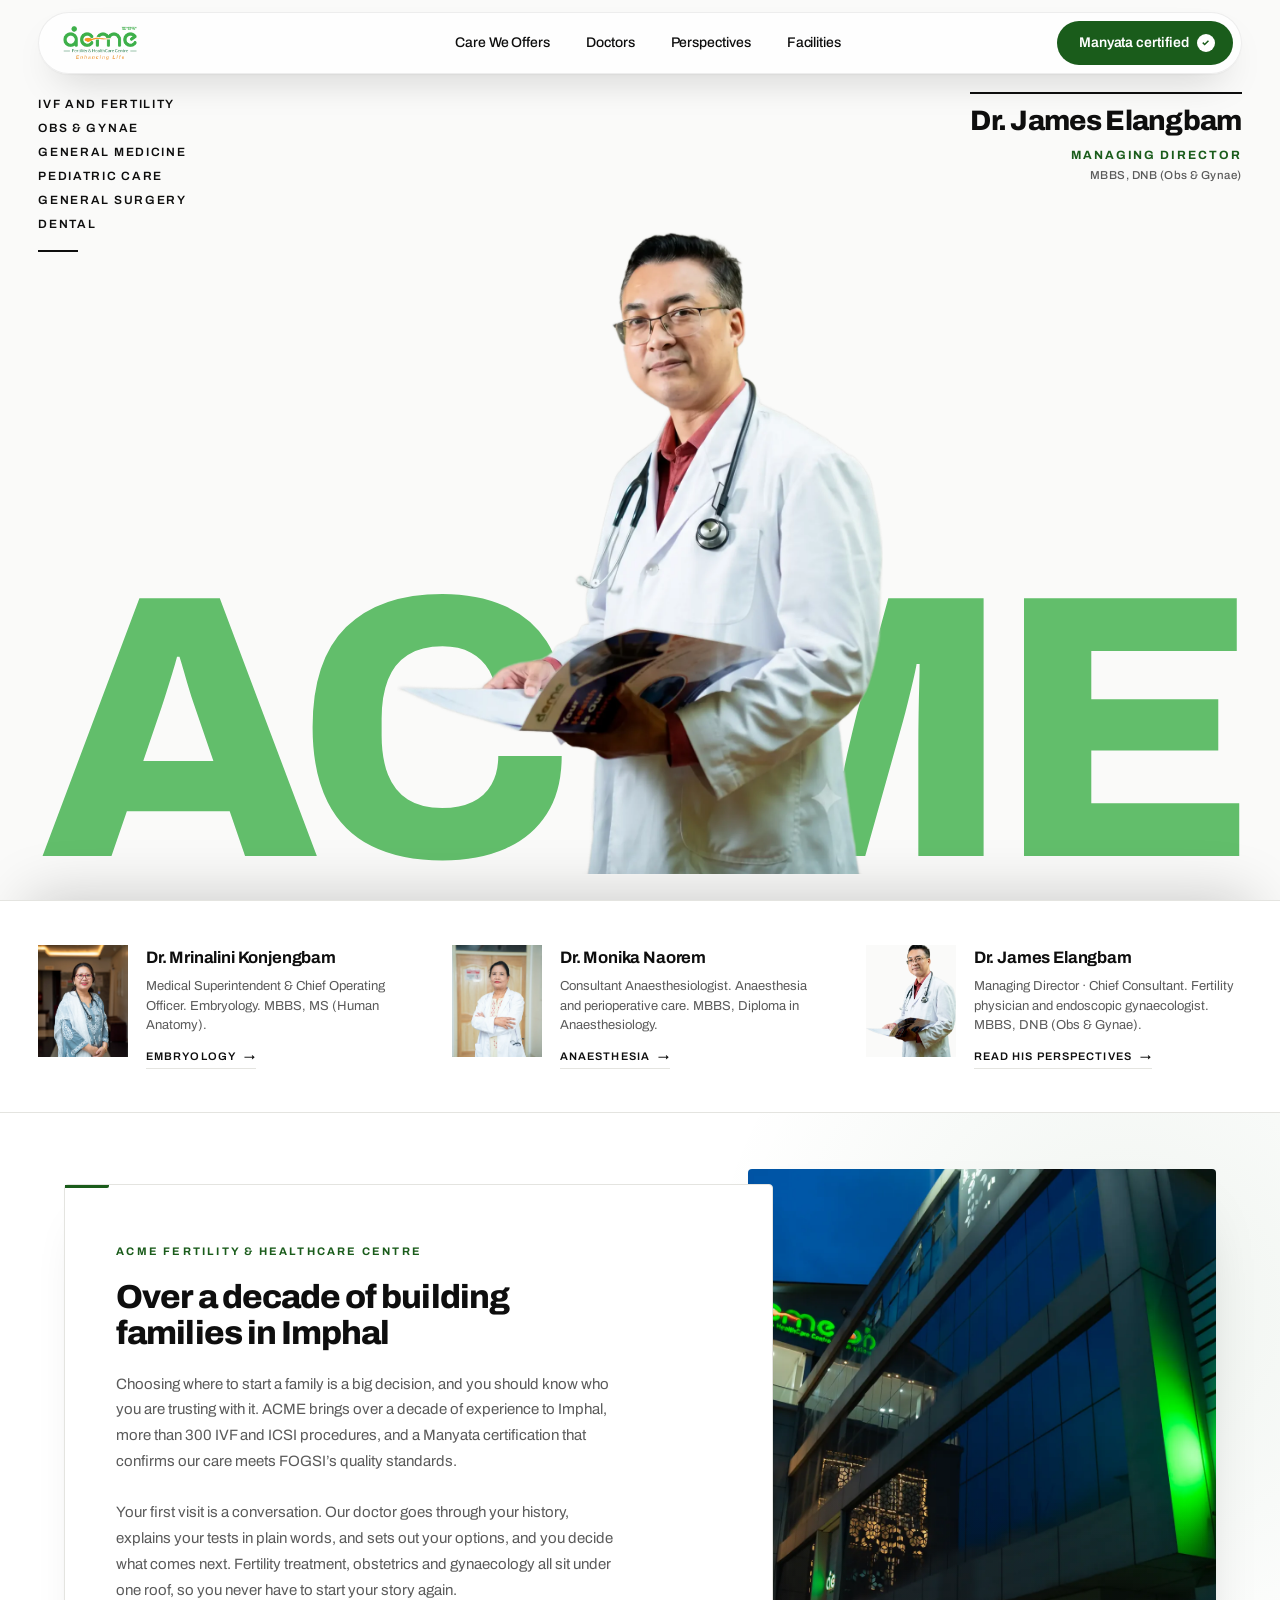
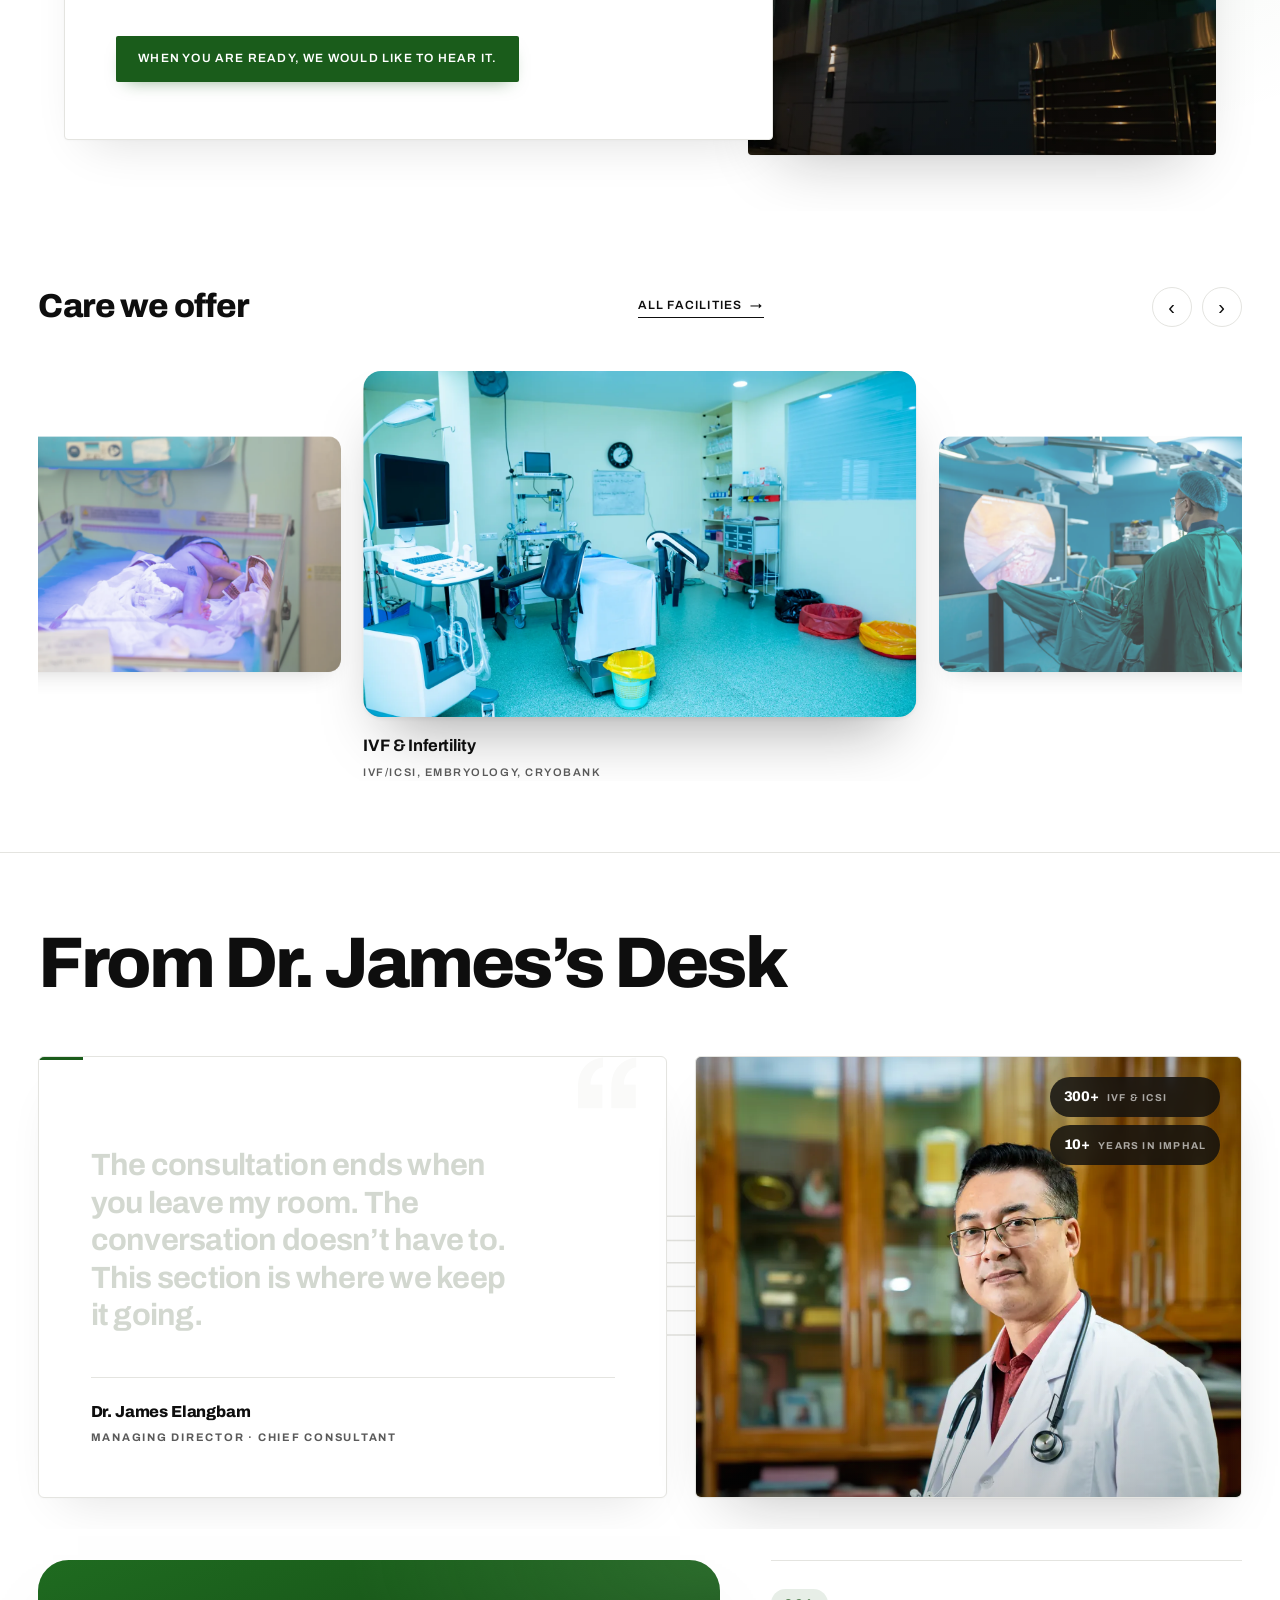
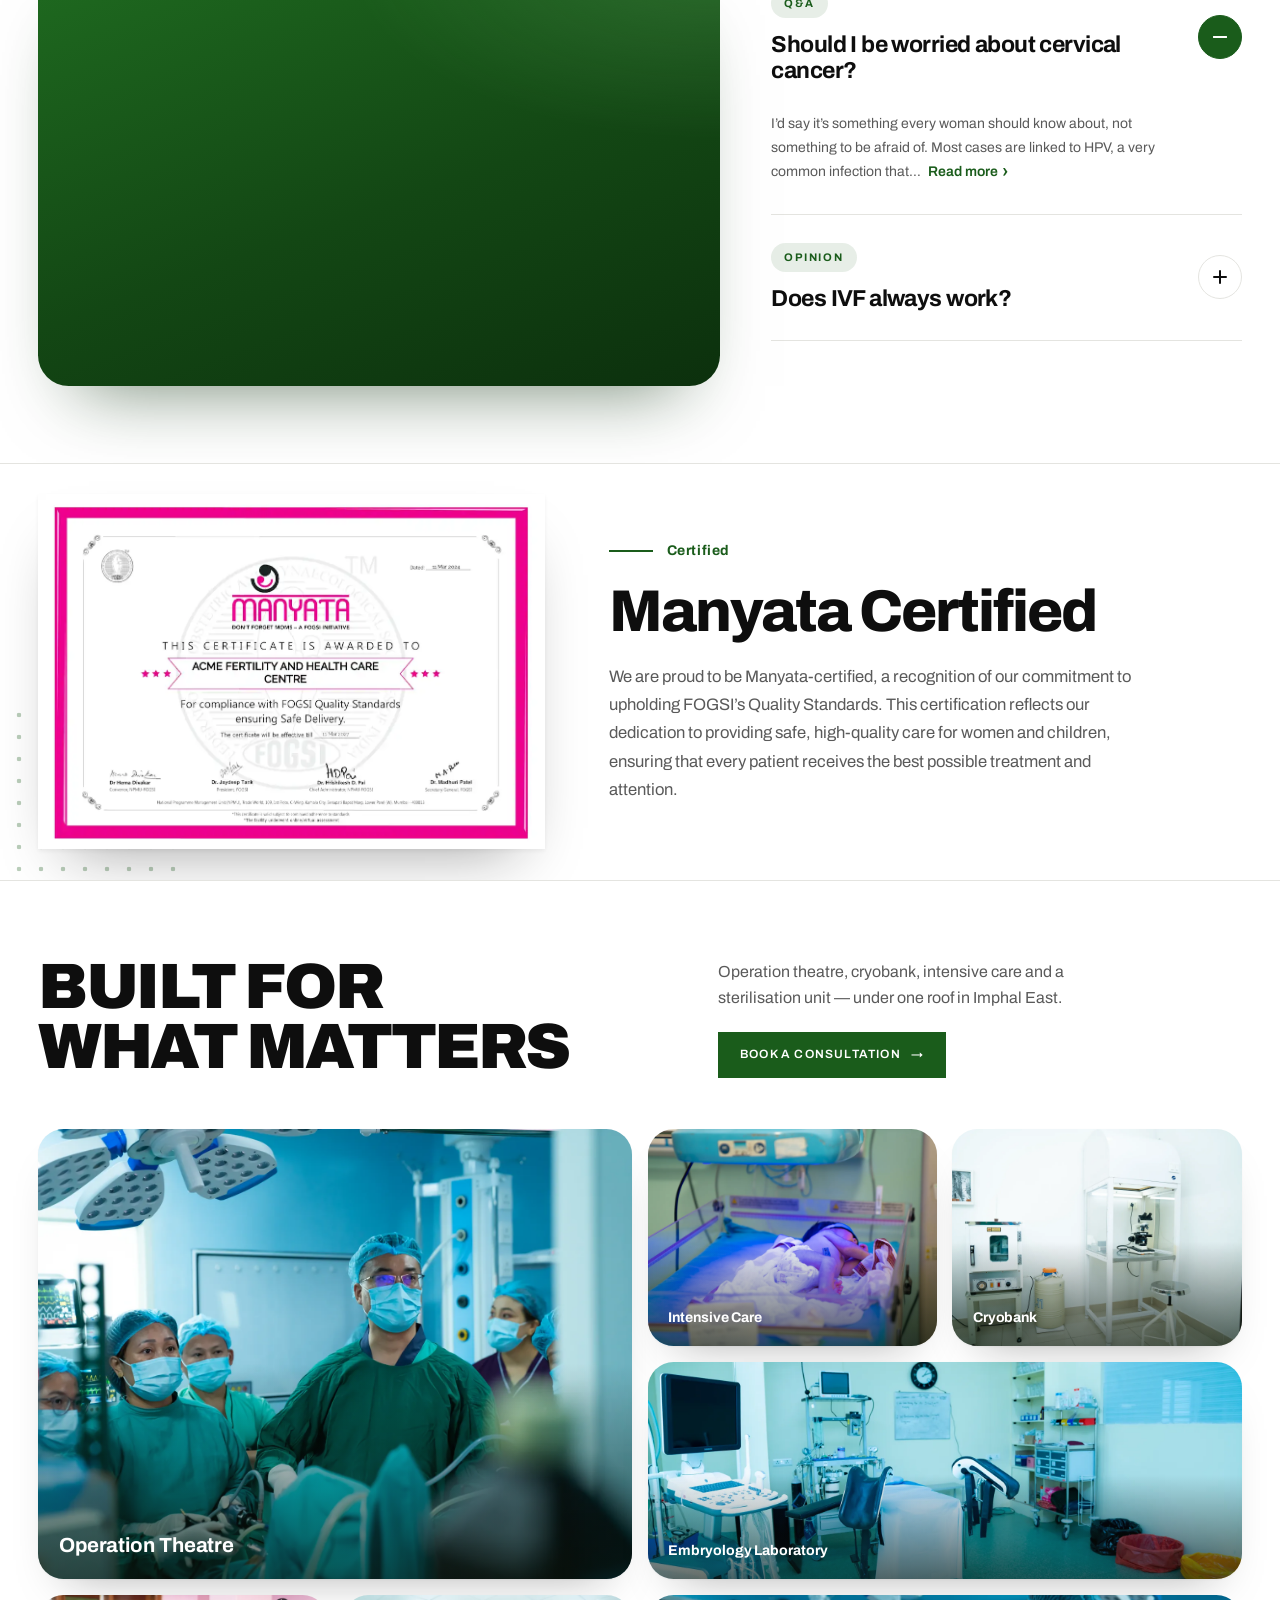
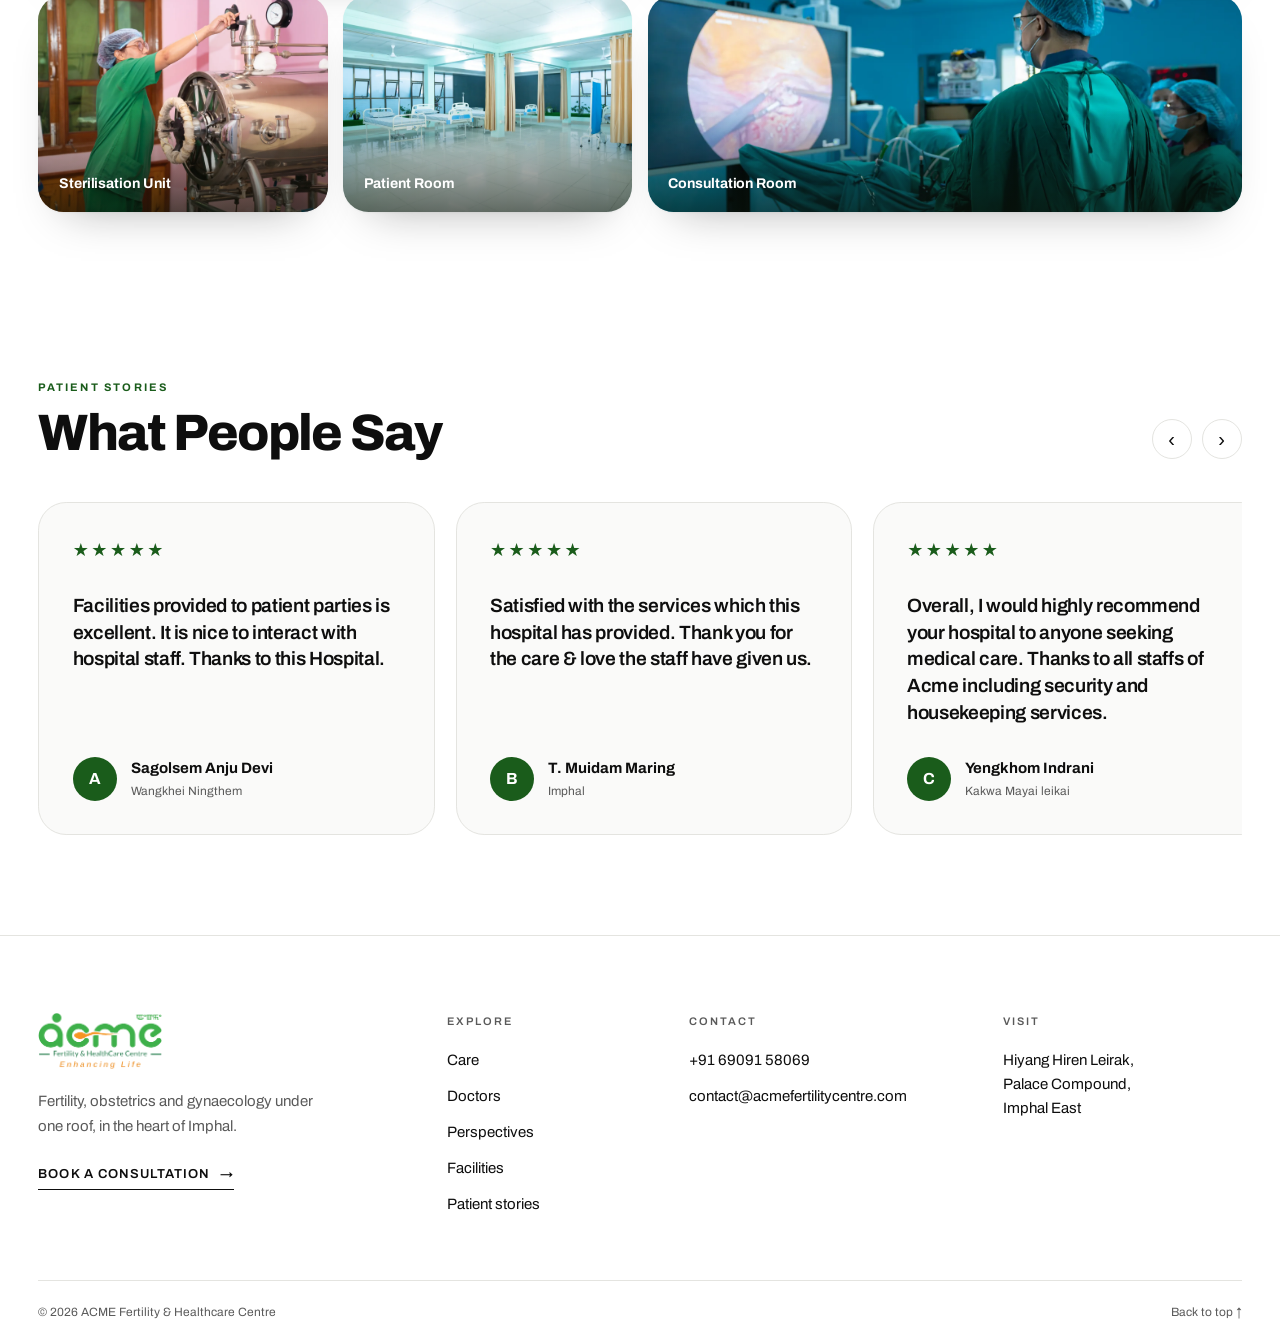
<file: index-old.html>
<!doctype html>
<html lang="en">
  <head>
    <meta charset="utf-8" />
    <meta name="viewport" content="width=device-width, initial-scale=1" />
    <title>ACME — Fertility &amp; Healthcare Centre, Imphal</title>
    <meta
      name="description"
      content="ACME Fertility &amp; Healthcare Centre, Imphal. Led by Dr. James Elangbam. Fertility treatment, endoscopic gynaecological surgery and high-risk pregnancy care."
    />
    <meta name="theme-color" content="#1A5C1B" />

    <link rel="preconnect" href="https://fonts.googleapis.com" />
    <link rel="preconnect" href="https://fonts.gstatic.com" crossorigin />
    <link
      rel="stylesheet"
      href="https://fonts.googleapis.com/css2?family=Archivo:wght@400;500;600;700;800;900&display=swap"
    />
    <link rel="stylesheet" href="css/bold.css" />
  </head>
  <body>
    <a class="skip" href="#hero">Skip to content</a>

    <!-- ───────── NAV ───────── -->
    <header class="nav">
      <div class="nav__in">
        <div class="nav__row">
          <a class="nav__logo" href="index.html">
            <img
              src="assets/Acme-Web-Logo_1.png.webp"
              alt="ACME Fertility &amp; HealthCare Centre"
            />
          </a>

          <nav class="nav__l" aria-label="Primary">
            <a href="#care">Care We Offers</a>
            <a href="#team">Doctors</a>
            <a href="#perspectives">Perspectives</a>
            <a href="#facilities">Facilities</a>
          </nav>

          <div class="nav__r">
            <a class="nav__cta" href="#certified">
              Manyata certified
              <svg
                class="nav__tick"
                width="18"
                height="18"
                viewBox="0 0 24 24"
                fill="none"
                aria-hidden="true"
              >
                <circle cx="12" cy="12" r="12" fill="#fff" />
                <path
                  d="M10.2 15.4 7 12.2l1.4-1.4 1.8 1.8 4.4-4.4 1.4 1.4-5.8 5.8Z"
                  fill="var(--accent)"
                />
              </svg>
            </a>
          </div>
        </div>
      </div>
    </header>

    <main>
      <!-- ───────── HERO: giant wordmark, figure interrupting ───────── -->
      <section class="hero" id="hero">
        <div class="wrap hero__in">
          <p class="hero__eyebrow">
            IVF AND FERTILITY<br />
            OBS & GYNAE<br />
            GENERAL MEDICINE<br />
            PEDIATRIC CARE<br />
            GENERAL SURGERY<br />
            DENTAL<br />
            <span class="hero__rule" aria-hidden="true"></span>
          </p>

          <h1 class="hero__word" aria-label="ACME Hospital">
            <span aria-hidden="true" style="color: #62be6b">AC</span
            ><span class="hero__space" aria-hidden="true">&nbsp;&nbsp;</span
            ><span aria-hidden="true" style="color: #62be6b">ME</span>
          </h1>

          <figure class="hero__fig" data-img="assets/dr-james.webp">
            <span class="ph">[Portrait: Dr. James Elangbam]</span>
          </figure>

          <p class="hero__meta">
            <span class="hero__meta-name">Dr. James Elangbam</span>
            <span class="hero__meta-role">Managing Director</span>
            <span class="hero__meta-qual">MBBS, DNB (Obs &amp; Gynae)</span>
          </p>
        </div>
      </section>

      <!-- ───────── DOCTOR STRIP ───────── -->
      <section class="strip" id="team">
        <div class="wrap strip__in">
          <article class="dr">
            <div class="dr__img" data-img="assets/dr-mrinalini.webp">
              <span class="ph">[Portrait]</span>
            </div>
            <div class="dr__txt">
              <h2>Dr. Mrinalini Konjengbam</h2>
              <p>
                Medical Superintendent &amp; Chief Operating Officer.
                Embryology. MBBS, MS (Human Anatomy).
              </p>
              <span class="lnk lnk--sm"
                >Embryology <i aria-hidden="true">→</i></span
              >
            </div>
          </article>

          <article class="dr">
            <div class="dr__img" data-img="assets/dr-monika.webp">
              <span class="ph">[Portrait]</span>
            </div>
            <div class="dr__txt">
              <h2>Dr. Monika Naorem</h2>
              <p>
                Consultant Anaesthesiologist. Anaesthesia and perioperative
                care. MBBS, Diploma in Anaesthesiology.
              </p>
              <span class="lnk lnk--sm"
                >Anaesthesia <i aria-hidden="true">→</i></span
              >
            </div>
          </article>
          <article class="dr">
            <div class="dr__img" data-img="assets/dr-james.webp">
              <span class="ph">[Portrait]</span>
            </div>
            <div class="dr__txt">
              <h2>Dr. James Elangbam</h2>
              <p>
                Managing Director · Chief Consultant. Fertility physician and
                endoscopic gynaecologist. MBBS, DNB (Obs &amp; Gynae).
              </p>
              <span class="lnk lnk--sm"
                >Read his perspectives <i aria-hidden="true">→</i></span
              >
            </div>
          </article>
        </div>
      </section>

      <!-- ───────── SPLIT STATEMENT ───────── -->
      <section class="split">
        <div class="split__txt">
          <p class="kick">ACME Fertility &amp; Healthcare Centre</p>
          <h2>Over a decade of building families in Imphal</h2>
          <p class="split__p">
            Choosing where to start a family is a big decision, and you should
            know who you are trusting with it. ACME brings over a decade of
            experience to Imphal, more than 300 IVF and ICSI procedures, and a
            Manyata certification that confirms our care meets FOGSI’s quality
            standards.
            <br /><br />
            Your first visit is a conversation. Our doctor goes through your
            history, explains your tests in plain words, and sets out your
            options, and you decide what comes next. Fertility treatment,
            obstetrics and gynaecology all sit under one roof, so you never have
            to start your story again.
          </p>
          <a class="btn btn--dark" href="#care"
            >When you are ready, we would like to hear it.</a
          >
        </div>

        <div class="split__img" data-img="assets/header.webp">
          <span class="ph">[Photograph]</span>
        </div>

        <!-- <div class="split__badge" aria-hidden="true">
          <strong>300+</strong>
          <span>IVF &amp; ICSI</span>
        </div> -->
      </section>

      <!-- ───────── ASSURANCE BAR ───────── -->
      <!-- <section class="assure">
  <div class="wrap assure__in">
    <div><strong>Manyata certified</strong><span>FOGSI quality standards</span></div>
    <div><strong>300+ IVF / ICSI</strong><span>Procedures conducted</span></div>
    <div><strong>1,196 keyhole</strong><span>Of 1,414 gynae surgeries</span></div>
    <div><strong>In-house embryology</strong><span>Laboratory &amp; cryobank</span></div>
  </div>
</section> -->

      <!-- ───────── CARE GRID ───────── -->
      <section class="care" id="care">
        <div class="wrap">
          <div class="care__hd">
            <h2>Care we offer</h2>
            <a class="lnk" href="#facilities"
              >All facilities <i aria-hidden="true">→</i></a
            >
          </div>
          <div class="care__grid">
            <article class="cd">
              <div class="cd__img" data-img="assets/facility-ivf.webp">
                <span class="ph">[Photograph]</span>
              </div>
              <h3>IVF &amp; Infertility</h3>
              <p>IVF/ICSI, embryology, cryobank</p>
            </article>
            <article class="cd">
              <div class="cd__img" data-img="assets/care-surgery.webp">
                <span class="ph">[Photograph]</span>
              </div>
              <h3>Keyhole Gynae Surgery</h3>
              <p>Minimally invasive endoscopy</p>
            </article>
            <article class="cd">
              <div class="cd__img" data-img="assets/care-maternity.webp">
                <span class="ph">[Photograph]</span>
              </div>
              <h3>High-Risk Pregnancy</h3>
              <p>Specialist obstetric monitoring</p>
            </article>
            <article class="cd">
              <div class="cd__img" data-img="assets/facility-icu.webp">
                <span class="ph">[Photograph]</span>
              </div>
              <h3>Intensive Care</h3>
              <p>Round-the-clock monitoring</p>
            </article>
          </div>
        </div>
      </section>

      <!-- ───────── DR. JAMES'S PERSPECTIVE — editorial issue ───────── -->
      <section class="persp" id="perspectives">
        <div class="wrap">
          <h2 class="persp__hd reveal">From Dr.&nbsp;James&rsquo;s Desk</h2>

          <div class="persp__grid">
            <article class="persp__q reveal">
              <blockquote class="persp__quote" data-scrub>
                The consultation ends when you leave my room. The conversation
                doesn&rsquo;t have to. This section is where we keep it going.
              </blockquote>
              <div class="persp__foot">
                <p class="persp__sig">
                  <strong>Dr. James Elangbam</strong>
                  <span>Managing Director &middot; Chief Consultant</span>
                </p>
                <!-- <a class="persp__link" href="#perspectives">Read his perspectives <i aria-hidden="true">&#8594;</i></a> -->
              </div>
            </article>

            <figure class="persp__p reveal">
              <div
                class="persp__cut"
                data-img="assets/dr-james-old.webp"
                role="img"
                aria-label="Dr. James Elangbam in his office"
              ></div>
              <ul class="persp__stats" aria-label="Key figures">
                <li><strong>300+</strong><span>IVF &amp; ICSI</span></li>
                <li><strong>10+</strong><span>Years in Imphal</span></li>
              </ul>
            </figure>
          </div>
        </div>
      </section>

      <!-- ───────── Q&A / OPINION (FAQ style) ───────── -->
      <section class="faq" id="opinions">
        <div class="wrap faq__in">
          <figure class="vid reveal">
            <div class="vid__frame" id="vidFrame">
              <iframe
                src="https://www.youtube.com/embed/VIDEO_ID"
                title="Dr. James answers"
                allowfullscreen
                loading="lazy"
              ></iframe>
            </div>
            <!-- <figcaption class="vid__cap">
    <strong>Dr. James Elangbam</strong>
    <span>Answers your questions in his own words</span>
  </figcaption> -->
          </figure>
          <div class="faq__list reveal">
            <div class="fq is-open">
              <button
                class="fq__q"
                type="button"
                id="fqb1"
                aria-expanded="true"
                aria-controls="fqa1"
              >
                <span class="fq__head">
                  <span class="fq__tag">Q&amp;A</span>
                  <span class="fq__title"
                    >Should I be worried about cervical cancer?</span
                  >
                </span>
                <span class="fq__ico" aria-hidden="true"></span>
              </button>
              <div class="fq__a" id="fqa1" role="region" aria-labelledby="fqb1">
                <div class="fq__a-in">
                  <p>
                    I’d say it’s something every woman should know about, not
                    something to be afraid of. Most cases are linked to HPV, a
                    very common infection that…
                    <a class="fq__more" href="#"
                      >Read more <i aria-hidden="true">›</i></a
                    >
                  </p>
                </div>
              </div>
            </div>

            <div class="fq">
              <button
                class="fq__q"
                type="button"
                id="fqb2"
                aria-expanded="false"
                aria-controls="fqa2"
              >
                <span class="fq__head">
                  <span class="fq__tag">Opinion</span>
                  <span class="fq__title">Does IVF always work?</span>
                </span>
                <span class="fq__ico" aria-hidden="true"></span>
              </button>
              <div class="fq__a" id="fqa2" role="region" aria-labelledby="fqb2">
                <div class="fq__a-in">
                  <p>
                    No, and I’d be doing you a disservice if I said otherwise.
                    IVF helps a great number of couples, but it isn’t a
                    guarantee, and what decides how it goes is…
                    <a class="fq__more" href="#"
                      >Read more <i aria-hidden="true">›</i></a
                    >
                  </p>
                </div>
              </div>
            </div>
          </div>
        </div>
      </section>

      <!-- ───────── MANYATA CERTIFIED ───────── -->
      <section class="cert" id="certified">
        <div class="wrap cert__in">
          <div class="cert__media reveal">
            <div
              class="cert__plate"
              data-img="assets/manyata-certificate.webp"
              role="img"
              aria-label="Manyata certificate awarded to ACME Fertility and Health Care Centre"
            >
              <span class="ph">[Manyata certificate]</span>
            </div>
          </div>
          <div class="cert__txt reveal">
            <p class="kick cert__kick">Certified</p>
            <h2>Manyata Certified</h2>
            <p>
              We are proud to be Manyata-certified, a recognition of our
              commitment to upholding FOGSI’s Quality Standards. This
              certification reflects our dedication to providing safe,
              high-quality care for women and children, ensuring that every
              patient receives the best possible treatment and attention.
            </p>
          </div>
        </div>
      </section>

      <!-- ───────── FACILITIES ───────── -->
      <section class="fac" id="facilities">
        <div class="wrap">
          <div class="fac__hd">
            <h2 class="reveal">BUILT FOR<br />WHAT MATTERS</h2>
            <div class="fac__hd-r reveal">
              <p>
                Operation theatre, cryobank, intensive care and a sterilisation
                unit — under one roof in Imphal East.
              </p>
              <a
                class="btn"
                href="mailto:contact@acmefertilitycentre.com?subject=Appointment%20request"
                >Book a consultation <i aria-hidden="true">→</i></a
              >
            </div>
          </div>

          <div class="fac__grid">
            <figure
              class="fx fx--big reveal"
              data-img="assets/facility-ot.webp"
            >
              <span class="ph">[Operation theatre]</span>
              <figcaption>Operation Theatre</figcaption>
            </figure>
            <figure
              class="fx reveal"
              style="--reveal-delay: 60ms"
              data-img="assets/facility-icu.webp"
            >
              <span class="ph">[Intensive care]</span>
              <figcaption>Intensive Care</figcaption>
            </figure>
            <figure
              class="fx reveal"
              style="--reveal-delay: 120ms"
              data-img="assets/facility-cryobank.webp"
            >
              <span class="ph">[Cryobank]</span>
              <figcaption>Cryobank</figcaption>
            </figure>
            <figure
              class="fx fx--wide reveal"
              style="--reveal-delay: 60ms"
              data-img="assets/facility-ivf.webp"
            >
              <span class="ph">[Embryology laboratory]</span>
              <figcaption>Embryology Laboratory</figcaption>
            </figure>
            <figure class="fx reveal" data-img="assets/sterilisation.webp">
              <span class="ph">[Sterilisation unit]</span>
              <figcaption>Sterilisation Unit</figcaption>
            </figure>
            <figure
              class="fx reveal"
              style="--reveal-delay: 60ms"
              data-img="assets/care-maternity.webp"
            >
              <span class="ph">[Patient room]</span>
              <figcaption>Patient Room</figcaption>
            </figure>
            <figure
              class="fx fx--wide reveal"
              style="--reveal-delay: 120ms"
              data-img="assets/care-surgery.webp"
            >
              <span class="ph">[Consultation room]</span>
              <figcaption>Consultation Room</figcaption>
            </figure>
          </div>
        </div>
      </section>

      <!-- ───────── TESTIMONIALS ───────── -->
      <section class="tst" id="stories">
        <div class="wrap">
          <div class="tst__hd">
            <div>
              <p class="kick">Patient stories</p>
              <h2>What People Say</h2>
            </div>
            <div class="care__nav">
              <button
                type="button"
                class="care__btn tst__btn"
                data-dir="-1"
                aria-label="Previous story"
              >
                &#8249;
              </button>
              <button
                type="button"
                class="care__btn tst__btn"
                data-dir="1"
                aria-label="Next story"
              >
                &#8250;
              </button>
            </div>
          </div>

          <div class="tst__track">
            <!-- PLACEHOLDERS: replace with real, consented patient reviews -->
            <article class="tc">
              <p class="tc__stars" aria-label="5 out of 5">★★★★★</p>
              <blockquote>
                Facilities provided to patient parties is excellent. It is nice
                to interact with hospital staff. Thanks to this Hospital.
              </blockquote>
              <footer>
                <span class="tc__av" aria-hidden="true">A</span>
                <span
                  ><strong>Sagolsem Anju Devi</strong
                  ><em>Wangkhei Ningthem</em></span
                >
              </footer>
            </article>

            <article class="tc">
              <p class="tc__stars" aria-label="5 out of 5">★★★★★</p>
              <blockquote>
                Satisfied with the services which this hospital has provided.
                Thank you for the care & love the staff have given us.
              </blockquote>
              <footer>
                <span class="tc__av" aria-hidden="true">B</span>
                <span><strong>T. Muidam Maring</strong><em>Imphal</em></span>
              </footer>
            </article>

            <article class="tc">
              <p class="tc__stars" aria-label="5 out of 5">★★★★★</p>
              <blockquote>
                Overall, I would highly recommend your hospital to anyone
                seeking medical care. Thanks to all staffs of Acme including
                security and housekeeping services.
              </blockquote>
              <footer>
                <span class="tc__av" aria-hidden="true">C</span>
                <span
                  ><strong>Yengkhom Indrani</strong
                  ><em>Kakwa Mayai leikai</em></span
                >
              </footer>
            </article>

            <article class="tc">
              <p class="tc__stars" aria-label="5 out of 5">★★★★★</p>
              <blockquote>
                "Excellent Services" The Hospital services have made us very
                pleased and satisfied. Our Heartfelt thanks to Dr. James and his
                entire team for their humanity services.
              </blockquote>
              <footer>
                <span class="tc__av" aria-hidden="true">D</span>
                <span
                  ><strong>Kangjam Tilotama</strong><em>Naoremthong</em></span
                >
              </footer>
            </article>
          </div>
        </div>
      </section>
    </main>

    <footer class="ft">
      <div class="wrap">
        <div class="ft__top">
          <div class="ft__brand">
            <img
              class="ft__logo"
              src="assets/Acme-Web-Logo_1.png.webp"
              alt="ACME Fertility &amp; HealthCare Centre — Enhancing Life"
            />
            <p>
              Fertility, obstetrics and gynaecology under one roof, in the heart
              of Imphal.
            </p>
            <a
              class="ft__book"
              href="mailto:contact@acmefertilitycentre.com?subject=Appointment%20request"
            >
              Book a consultation <i aria-hidden="true">→</i>
            </a>
          </div>

          <nav class="ft__col" aria-label="Footer">
            <h3>Explore</h3>
            <a href="#care">Care</a>
            <a href="#team">Doctors</a>
            <a href="#perspectives">Perspectives</a>
            <a href="#facilities">Facilities</a>
            <a href="#stories">Patient stories</a>
          </nav>

          <div class="ft__col">
            <h3>Contact</h3>
            <a href="tel:+916909158069">+91 69091 58069</a>
            <a href="mailto:contact@acmefertilitycentre.com"
              >contact@acmefertilitycentre.com</a
            >
          </div>

          <address class="ft__col">
            <h3>Visit</h3>
            <span
              >Hiyang Hiren Leirak,<br />Palace Compound,<br />Imphal East</span
            >
          </address>
        </div>

        <div class="ft__bar">
          <span
            >© <span id="year">2026</span> ACME Fertility &amp; Healthcare
            Centre</span
          >

          <a class="ft__up" href="#hero"
            >Back to top <i aria-hidden="true">↑</i></a
          >
        </div>
      </div>

      <!-- <div class="ft__mark" aria-hidden="true">ACME</div> -->
    </footer>

    <script src="js/main.js"></script>
    <script src="js/hero-scroll.js"></script>
    <script>
      /* Fit the hero wordmark to the measure, whatever its text.
   CSS cannot measure a string, so one fixed font-size only ever suits one
   word length — a 4-letter word left a gap, a 13-character one overflowed
   the wrap by 736px.

   This converges in a short loop rather than trusting a single pass. A
   one-shot fit kept landing on the fallback font's (narrower) metrics and
   overshooting into the cap: webfont metrics differ, and document.fonts.ready
   can resolve before the face is actually applied. Re-measuring after each
   change makes the result independent of when the font arrives. */
      (function () {
        var word = document.querySelector(".hero__word");
        if (!word || !word.parentElement) return;
        var MIN = 56,
          MAX = 420,
          busy = false;

        function textWidth() {
          var rg = document.createRange();
          rg.selectNodeContents(word);
          var rects = rg.getClientRects();
          if (!rects.length) return 0;
          var l = Infinity,
            r = -Infinity;
          for (var i = 0; i < rects.length; i++) {
            l = Math.min(l, rects[i].left);
            r = Math.max(r, rects[i].right);
          }
          return r - l;
        }

        function fit() {
          if (busy) return; // our own change re-enters via RO
          if (window.innerWidth <= 720) {
            word.style.fontSize = "";
            return;
          }
          busy = true;
          // The word element itself, not its parent: the parent carries the wrap
          // padding, which overstated the measure by 88px and let the text spill.
          // The word is a grid item sized by the grid, so measuring it is stable.
          var avail = word.getBoundingClientRect().width;
          if (avail > 0) {
            var size = parseFloat(getComputedStyle(word).fontSize) || 200;
            for (var pass = 0; pass < 5; pass++) {
              var w = textWidth();
              if (!w) break;
              var next = Math.max(
                MIN,
                Math.min(MAX, Math.floor((size * avail) / w)),
              );
              if (next === size) break;
              size = next;
              word.style.fontSize = size + "px";
            }
          }
          busy = false;
        }

        fit();
        if (window.ResizeObserver)
          new ResizeObserver(fit).observe(word.parentElement);
        else addEventListener("resize", fit);
        if (document.fonts) {
          if (document.fonts.load)
            document.fonts
              .load("800 1em Archivo")
              .then(fit)
              .catch(function () {});
          if (document.fonts.ready) document.fonts.ready.then(fit);
        }
        addEventListener("load", fit);
      })();
    </script>
  </body>
</html>
</file>
<file: css/new-bold.css>
/* ═══════════════════════════════════════════════════════════
   ACME — Portfolio, oversized-wordmark direction (index4.html)

   Modelled on the Storevaldo reference the client shared: a giant
   wordmark running the width of the hero with the subject standing
   in front of it, interrupting the letters.

   Softened from the reference for a medical brand: no black utility bar,
   near-white grounds throughout, the wordmark set as a pale tint rather
   than solid black, and the portraits left in full colour. The reference
   is a fashion label; a clinic needs the same structure with far less
   weight.

   Standalone — does not load styles.css. Re-declares the contracts
   js/main.js depends on: .reveal/.is-in, [data-img]/.has-img.
   ═══════════════════════════════════════════════════════════ */

:root{
  --ink:#0E0E0E;
  --ink-2:#5A5A5A;          /* 7.1:1 on #FAFAF9 */
  --paper:#FFFFFF;
  --stone:#FAFAF9;          /* hero ground — near-white */
  --rule:#E4E4E0;
  --tint:#D9DED7;           /* the giant wordmark — a quiet green-grey, not black */
  --accent:#1A5C1B;         /* brand green — the single accent */
  --accent-600:#134714;
  --paper-warm:#FBFAF7;     /* oval-hero ground — ink-2 sits at 6.6:1 on it */
  --rule-soft:#EFEDE7;      /* the hero's column hairlines */

  --f:'Archivo',system-ui,-apple-system,'Helvetica Neue',Arial,sans-serif;
  --wrap:1560px;
  --pad:clamp(16px,3vw,44px);
}

*,*::before,*::after{box-sizing:border-box}
html{scroll-behavior:smooth;-webkit-text-size-adjust:100%}
body{
  margin:0;background:var(--paper);color:var(--ink);
  font:400 16px/1.55 var(--f);
  -webkit-font-smoothing:antialiased;overflow-x:clip;
}
img{display:block;max-width:100%}
h1,h2,h3,p,figure,address{margin:0}
nav a,a{color:inherit;text-decoration:none}
address{font-style:normal}
:focus-visible{outline:2px solid var(--accent);outline-offset:3px}

.skip{position:absolute;left:-9999px;top:0;z-index:99;background:var(--ink);color:#fff;padding:12px 20px}
.skip:focus{left:0}

.wrap{max-width:var(--wrap);margin:0 auto;padding-inline:var(--pad);width:100%}
.ph{font-size:11px;letter-spacing:.1em;text-transform:uppercase;color:var(--ink-2)}
.has-img .ph{display:none}

/* shared micro-label */
.kick,.nav__note,.hero__eyebrow,.assure span,.cd p{
  letter-spacing:.14em;text-transform:uppercase;
}
/* ───────── LOADER — heartbeat, then part left/right ───────── */
.loader{
  position:fixed;inset:0;z-index:200;
  display:grid;place-items:center;
  pointer-events:none;
}
.loader__half{
  position:absolute;top:0;bottom:0;width:50.5%;
  background:var(--paper);               /* light, not green */
  transition:transform .9s cubic-bezier(.77,0,.18,1);
}
.loader__half--l{left:0}
.loader__half--r{right:0}

.loader__ecg{
  position:relative;z-index:2;
  width:min(60vw,320px);
  transition:opacity .35s linear;
}
.loader__ecg path{
  fill:none;
  stroke-width:3;
  stroke-linecap:round;
  stroke-linejoin:round;
}

/* layer 1: the full heartbeat, always visible, quiet dark grey —
   this is the "first show in black" base trace */
.loader__ecg .loader__base{
  stroke:var(--ink);                     /* #0E0E0E — near black */
  opacity:.18;                           /* faint, like a monitor history */
}

/* layer 2: the bright segment that flows along the path in brand green */
.loader__ecg .loader__flow{
  stroke:var(--accent);                  /* #1A5C1B — brand green */
  stroke-dasharray:120 880;
  animation:ecgTravel 1.5s linear infinite;
  filter:drop-shadow(0 0 6px rgba(26,92,27,.35));
}
@keyframes ecgTravel{
  from{stroke-dashoffset:1000}
  to{stroke-dashoffset:0}
}

.loader.is-done .loader__half--l{transform:translateX(-101%)}
.loader.is-done .loader__half--r{transform:translateX(101%)}
.loader.is-done .loader__ecg{opacity:0}

/* ───────── NAV — floating glass pill ───────── */
/* ───────── NAV — circle that expands into a pill ───────── */
.nav{
  position:fixed;top:12px;left:0;right:0;z-index:50;
  padding-inline:var(--pad);
  pointer-events:none;
  container-type:inline-size;                 /* lets the pill measure its own width (cqw) */
  transform:translateY(calc(-100% - 24px));
  transition:transform .6s cubic-bezier(.22,.61,.36,1);
}
.nav.is-stuck{transform:none}

.nav__in{
  --h:62px;                                   /* circle diameter = pill height */
  --full:min(1240px,100cqw);                  /* pill width when open */
  pointer-events:auto;position:relative;
  display:flex;justify-content:center;align-items:center;
  margin:0 auto;height:var(--h);width:var(--h);
  overflow:hidden;
  background:rgba(255,255,255,.78);
  -webkit-backdrop-filter:saturate(180%) blur(20px);
  backdrop-filter:saturate(180%) blur(20px);
  border:1px solid rgba(14,14,14,.07);
  border-radius:999px;
  box-shadow:0 1px 2px rgba(0,0,0,.04),0 18px 40px -20px rgba(14,14,14,.28);
  transition:width .9s cubic-bezier(.77,0,.18,1);
}
.nav.is-stuck .nav__in{width:var(--full);transition-delay:.45s}

/* green dot shown while it is still a circle */
.nav__in::after{
  content:'';position:absolute;left:50%;top:50%;
  width:10px;height:10px;margin:-5px 0 0 -5px;border-radius:50%;
  background:var(--accent);box-shadow:0 0 0 5px rgba(26,92,27,.16);
  pointer-events:none;
  transition:opacity .3s linear,transform .3s cubic-bezier(.22,.61,.36,1);
}
.nav.is-stuck .nav__in::after{opacity:0;transform:scale(.3);transition-delay:.45s}

/* the real bar: fixed width, centred, revealed as the circle grows */
.nav__row{
  flex:none;width:calc(var(--full) - 2px);height:100%;
  display:grid;grid-template-columns:1fr auto 1fr;align-items:center;gap:16px;
  padding:0 8px 0 24px;
}

/* logo, links and button fade up one after another */
.nav__logo,.nav__l,.nav__r{
  opacity:0;transform:translateY(6px);
  transition:opacity .3s linear,transform .5s cubic-bezier(.22,.61,.36,1);
}
.nav.is-stuck .nav__logo{opacity:1;transform:none;transition-delay:.85s}
.nav.is-stuck .nav__l   {opacity:1;transform:none;transition-delay:.95s}
.nav.is-stuck .nav__r   {opacity:1;transform:none;transition-delay:1.05s}

.nav__logo{justify-self:start;display:flex;align-items:center}
.nav__logo img{height:clamp(30px,2.6vw,40px);width:auto}

.nav__l{display:flex;justify-content:center;gap:4px}
.nav__l a{
  padding:9px 16px;border-radius:999px;
  font-size:14px;font-weight:500;letter-spacing:-.005em;color:var(--ink);
  transition:background-color .18s linear,color .18s linear;
}
.nav__l a:hover{background:rgba(26,92,27,.09);color:var(--accent)}

.nav__r{justify-self:end;display:flex;align-items:center;gap:clamp(12px,1.4vw,20px)}
.nav__cta{
  display:inline-flex;align-items:center;gap:8px;
  min-height:44px;padding:0 18px 0 22px;border-radius:999px;
  background:#5096d0;color:#fff;
  font-size:14px;font-weight:600;letter-spacing:-.005em;white-space:nowrap;
}
.nav__tick{flex:none}

/* phones / tablets: no circle, the pill fades and scales in instead
   (two rows of content can't morph from a circle cleanly) */
@media (max-width:900px){
  .nav__in{
    width:var(--full);height:auto;border-radius:28px;
    opacity:0;transform:scale(.92);
    transition:opacity .5s linear,transform .6s cubic-bezier(.22,.61,.36,1);
  }
  .nav.is-stuck .nav__in{opacity:1;transform:none;transition-delay:.1s}
  .nav__in::after{display:none}
  .nav__row{
    width:100%;height:auto;
    grid-template-columns:1fr auto;
    grid-template-areas:"logo cta" "links links";
    row-gap:6px;padding:8px 8px 8px 18px;
  }
  .nav__logo,.nav.is-stuck .nav__logo{grid-area:logo;opacity:1;transform:none;transition-delay:0s}
  .nav__r,.nav.is-stuck .nav__r{grid-area:cta;opacity:1;transform:none;transition-delay:0s}
  .nav__l,.nav.is-stuck .nav__l{
    grid-area:links;justify-content:space-between;
    opacity:1;transform:none;transition-delay:0s;
    overflow-x:auto;scrollbar-width:none;
    border-top:1px solid rgba(14,14,14,.07);padding-top:6px;margin-right:10px;
  }
  .nav__l::-webkit-scrollbar{display:none}
  .nav__l a{padding:8px 12px;font-size:13px;white-space:nowrap}
}
@media (max-width:420px){
  .nav__cta{padding:0 14px 0 16px;font-size:13px}
}
@media (prefers-reduced-motion:reduce){
  .nav,.nav__in,.nav__in::after,.nav__logo,.nav__l,.nav__r{
    transition-duration:.001ms!important;transition-delay:0s!important;
  }
}
/* ═══════════ HERO ═══════════
   Grid holds the giant word, the figure and the corner labels in one
   stacking context. The figure sits in the centre column and in front
   of the word, so the letters are interrupted rather than overlapped. */
.hero{background:var(--stone);overflow:hidden}
.hero__in{
  position:relative;
  display:grid;
  grid-template-columns:1fr minmax(0,clamp(300px,38vw,640px)) 1fr;
  grid-template-rows:auto 1fr auto;
  /* 100vh minus the sticky nav, so the hero lands on the fold rather than
     just past it — a vh percentage ignores the nav and overshoots. */
  min-height:clamp(600px,100vh,1020px);
  /* Small top padding: the figure is contained and height-limited, so every
     pixel here is a pixel off Dr. James. */
  padding:calc(72px + clamp(12px,1.6vw,24px)) var(--pad) clamp(14px,2vw,30px);
  align-items:end;
}

.hero__eyebrow{
  grid-column:1;grid-row:1;align-self:start;
  font-size:clamp(10px,1vw,12px);font-weight:600;line-height:2;color:var(--ink);
  z-index:3;
}
.hero__rule{display:block;width:40px;height:2px;background:var(--ink);margin-top:14px}

/* The wordmark spans all three columns and sits BEHIND the figure.
   One continuous centred word — the figure covers its middle, so the letters
   read as running behind him. Sized by vw so the whole string spans the
   measure whatever its length: the text costs about 7.8px of width per 1px of
   font size, so ~9.4vw keeps a 12-character string inside the wrap. */
.hero__word{
  grid-column:1/-1;grid-row:2/4;align-self:end;
  display:flex;justify-content:center;align-items:baseline;
  gap:0;
  margin:0;z-index:1;pointer-events:none;
  white-space:nowrap;flex-wrap:nowrap;
  font-size:clamp(64px,19vw,300px);
  font-weight:800;line-height:.76;letter-spacing:-.045em;
  color:var(--tint);
}
.hero__word span{display:inline-block;white-space:nowrap}

/* Figure: centre column, in front of the wordmark.
   dr-james.webp is a background-removed cut-out, cropped tight to his alpha
   bounding box — the supplied file carried 519px of transparent padding above
   his head (20.5% of the canvas), which 'contain' faithfully rendered as empty
   space. Keep any replacement cropped tight or that gap comes back. So:
     - the box stretches the full height of the hero, starting at the top
       of row 1, which puts his head just under the nav;
     - background-size is CONTAIN, not cover — cover cropped him;
     - position is bottom, so he stands on the hero's baseline at any height;
     - no background colour, so the ground shows through the alpha and the
       letters are interrupted by his silhouette rather than by a rectangle. */
.hero__fig{
  grid-column:2;grid-row:1/4;
  z-index:2;align-self:stretch;
  width:100%;
  background:transparent center bottom/contain no-repeat;
  display:grid;place-items:center;
}

/* ───────── Tall building cutout mode (assets/testing.webp) ───────── */
.hero:has(.hero__fig--bldg) .hero__in,
.hero:has([data-img*="testing"]) .hero__in{
  grid-template-columns:1fr minmax(0,clamp(460px,65vw,1080px)) 1fr;
  min-height:clamp(700px,100vh,1100px);
}
.hero__fig--bldg,
.hero__fig[data-img*="testing"]{
  width:clamp(520px,68vw,1120px);
  min-height:clamp(580px,82vh,960px);
  justify-self:center;
  align-self:end;
  background-size:contain!important;
  background-position:center bottom!important;
}

/* ───────── Full-bleed background cover mode (index-new.html) ───────── */
.hero.hero--cover,
.hero:has(.hero__fig--cover){
  position:sticky;
  top:0;
  z-index:1;
  overflow:hidden;
}
.hero--cover .hero__in,
.hero:has(.hero__fig--cover) .hero__in{
  position:relative;
  z-index:2;
}
.hero__fig--cover{
  position:absolute;
  inset:0;
  width:100%;
  height:100%;
  grid-column:unset;
  grid-row:unset;
  background-size:cover!important;
  background-position:center!important;
  background-repeat:no-repeat!important;
  z-index:0;
  margin:0;
}
.hero__fig--cover::after{
  content:'';
  position:absolute;
  inset:0;
  background:linear-gradient(180deg, rgba(250,250,249,0.72) 0%, rgba(250,250,249,0.85) 100%);
  pointer-events:none;
}

/* The subject's name — the second-loudest thing in the hero after the
   wordmark, so it carries the page. Right-aligned against a hairline, with
   the name large, the role in the accent and the credentials quiet beneath. */
.hero__meta{
  grid-column:3;grid-row:1;align-self:start;justify-self:end;
  text-align:right;z-index:3;
  display:flex;flex-direction:column;align-items:flex-end;gap:2px;
  padding-top:clamp(6px,1vw,14px);
  border-top:2px solid var(--ink);
}
.hero__meta-name{
  font-size:clamp(20px,2.2vw,38px);
  font-weight:800;line-height:1.02;letter-spacing:-.025em;
  text-transform:none;
}
.hero__meta-role{
  margin-top:8px;
  font-size:clamp(10px,0.95vw,12px);font-weight:700;
  letter-spacing:.16em;text-transform:uppercase;
  color:var(--accent);
}
.hero__meta-qual{
  font-size:clamp(10px,0.9vw,12px);font-weight:500;
  letter-spacing:.04em;color:var(--ink-2);
}


/* ───────── BUTTONS / LINKS ───────── */
.btn{
  display:inline-flex;align-items:center;gap:10px;
  min-height:46px;padding:0 22px;
  background:var(--accent);color:#fff;
  font-size:12px;font-weight:600;letter-spacing:.1em;text-transform:uppercase;
  transition:background-color 140ms linear;
}
.btn:hover{background:var(--accent-600)}
.btn--dark,.btn--light{background:var(--accent);color:#fff}
.btn--dark:hover,.btn--light:hover{background:var(--accent-600);color:#fff}
.lnk{
  display:inline-flex;align-items:center;gap:8px;
  font-size:12px;font-weight:600;letter-spacing:.1em;text-transform:uppercase;
  border-bottom:1px solid var(--ink);padding-bottom:3px;
}
.lnk:hover{color:var(--accent);border-bottom-color:var(--accent)}
.lnk--sm{font-size:11px;border-bottom-color:var(--rule)}

/* ───────── DOCTOR STRIP ───────── */
.strip{background:var(--paper);border-block:1px solid var(--rule)}
.strip__in{
  display:grid;gap:clamp(20px,3vw,48px);
  grid-template-columns:repeat(auto-fit,minmax(260px,1fr));
  padding-block:clamp(26px,3.4vw,44px);
}
.dr{display:flex;gap:18px;align-items:flex-start}
.dr__img{
  flex:none;width:clamp(76px,7vw,104px);aspect-ratio:4/5;
  background:var(--stone) center 15%/cover no-repeat;
  display:grid;place-items:center;
}

.dr__txt h2{font-size:clamp(15px,1.3vw,18px);font-weight:700;letter-spacing:-.01em}
.dr__txt p{margin-top:7px;font-size:13px;line-height:1.5;color:var(--ink-2)}
.dr__txt .lnk{margin-top:12px;border-bottom-color:var(--rule)}
.dr__txt .lnk:hover{color:var(--accent);border-bottom-color:var(--accent)}

/* ───────── SPLIT STATEMENT — modern editorial card ───────── */
.split {
  position: relative;
  display: grid;
  grid-template-columns: 1.35fr 1fr;
  align-items: center;
  gap: clamp(24px, 4vw, 72px);
  padding: clamp(56px, 8vw, 12px) clamp(20px, 5vw, 80px);
  background: var(--paper);
  overflow: hidden;
}

/* Soft ambient shape behind the composition */
.split::before {
  content: '';
  position: absolute;
  top: -20%;
  right: -10%;
  width: 55%;
  height: 120%;
  background: radial-gradient(
    circle at 60% 40%,
    rgba(26, 92, 27, 0.07),
    transparent 65%
  );
  pointer-events: none;
  z-index: 0;
}

/* ── Text card ── */
.split__txt {
  position: relative;
  z-index: 2;
  background: var(--paper);
  border: 1px solid var(--rule);
  border-radius: 4px;
  padding: clamp(36px, 4.5vw, 72px) clamp(28px, 4vw, 68px);
  display: flex;
  flex-direction: column;
  gap: 20px;
  box-shadow:
    0 1px 2px rgba(0, 0, 0, 0.02),
    0 24px 48px -24px rgba(14, 14, 14, 0.14);
  /* Pull the card up so it overlaps the image on large screens */
  margin-right: clamp(-90px, -6vw, -40px);
}

/* Accent corner tick on the card */
.split__txt::before {
  content: '';
  position: absolute;
  top: 0;
  left: 0;
  width: 44px;
  height: 3px;
  background: var(--accent);
  border-radius: 0 0 2px 0;
}

.kick {
  font-size: 11px;
  font-weight: 700;
  letter-spacing: .2em;
  text-transform: uppercase;
  color: var(--accent);
}

.split__txt h2 {
  font-size: clamp(24px, 2.6vw, 38px);
  font-weight: 800;
  line-height: 1.08;
  letter-spacing: -.028em;
  color: var(--ink);
  max-width: 20ch;
}

.split__p {
  font-size: clamp(15px, 1.05vw, 16.5px);
  line-height: 1.72;
  color: var(--ink-2);
  max-width: 56ch;
  margin: 0;
}

.split__txt .btn {
  margin-top: 12px;
  align-self: flex-start;
  border-radius: 2px;
  box-shadow: 0 8px 18px -10px rgba(26, 92, 27, 0.55);
}

/* ── Image ── */
.split__img {
  position: relative;
  z-index: 1;
  aspect-ratio: 4 / 5;
  min-height: 0;
  border-radius: 4px;
  background: var(--rule) center/cover no-repeat;
  display: grid;
  place-items: center;
  overflow: hidden;
  box-shadow:
    0 1px 2px rgba(0, 0, 0, 0.03),
    0 30px 60px -30px rgba(14, 14, 14, 0.28);
}

/* Subtle gradient wash at the bottom of the image for depth */
.split__img::after {
  content: '';
  position: absolute;
  inset: 0;
  background: linear-gradient(
    to top,
    rgba(14, 14, 14, 0.28) 0%,
    transparent 45%
  );
  pointer-events: none;
}

.split__img .ph {
  position: relative;
  z-index: 1;
  color: rgba(255, 255, 255, 0.75);
  font-size: 11px;
  letter-spacing: .14em;
  text-transform: uppercase;
}

/* ── Floating stat badge overlapping image + card ── */
.split__badge {
  position: absolute;
  z-index: 3;
  bottom: clamp(24px, 3vw, 48px);
  left: 50%;
  transform: translateX(-30%);
  background: var(--ink);
  color: #fff;
  padding: 18px 26px;
  border-radius: 4px;
  display: flex;
  flex-direction: column;
  gap: 2px;
  box-shadow: 0 20px 40px -18px rgba(14, 14, 14, 0.5);
}

.split__badge strong {
  font-size: clamp(20px, 2vw, 28px);
  font-weight: 800;
  letter-spacing: -.02em;
  line-height: 1;
  color: #fff;
}

.split__badge span {
  font-size: 10px;
  font-weight: 600;
  letter-spacing: .16em;
  text-transform: uppercase;
  color: rgba(255, 255, 255, 0.6);
}

/* ── Responsive ── */
@media (max-width: 1024px) {
  .split__txt {
    margin-right: -40px;
  }
}

@media (max-width: 900px) {
  .split {
    grid-template-columns: 1fr;
    gap: 0;
    padding: clamp(40px, 7vw, 72px) clamp(20px, 5vw, 40px);
  }

  .split__img {
    order: -1;
    aspect-ratio: 16 / 10;
    border-radius: 4px 4px 0 0;
  }

  .split__txt {
    margin: 0;
    border-radius: 0 0 4px 4px;
    border-top: none;
    box-shadow: 0 24px 48px -28px rgba(14, 14, 14, 0.18);
  }

  .split__txt h2 {
    max-width: none;
  }

  .split__badge {
    left: auto;
    right: 24px;
    bottom: auto;
    top: -28px;
    transform: none;
  }
}

@media (max-width: 480px) {
  .split__badge {
    right: 16px;
    padding: 14px 20px;
  }
}

/* ───────── ASSURANCE BAR ───────── */
.assure{border-block:1px solid var(--rule);background:var(--paper)}
.assure__in{
  display:grid;gap:clamp(16px,2.4vw,40px);
  grid-template-columns:repeat(auto-fit,minmax(190px,1fr));
  padding-block:clamp(20px,2.6vw,34px);
}
.assure div{display:flex;flex-direction:column;gap:5px}
.assure strong{font-size:clamp(14px,1.3vw,17px);font-weight:700;letter-spacing:-.01em}
.assure span{font-size:10px;font-weight:600;color:var(--ink-2)}

/* ───────── CARE GRID ───────── */
.care{padding-block:clamp(44px,5.5vw,88px)}
.care__hd{display:flex;align-items:center;justify-content:space-between;gap:20px;flex-wrap:wrap}

.care__hd h2{
  font-size:clamp(24px,4.6vw,56px);
  font-weight:800;
  line-height:1.02;
  letter-spacing:-.038em;
  max-width:26ch;                     /* lets "Woman's life" wrap naturally */
  text-wrap:balance;
}
  
/* ───────── CARE CAROUSEL (3-up, centre card larger) ───────── */
.care__grid{
  --side-x:88%;
  --side-s:.68;
  position:relative;
  display:block;
  margin-top:clamp(22px,3vw,40px);
  overflow:hidden;
  padding:0;
  touch-action:pan-y;
}

/* card — photo on top, content below */
.cd{
  position:absolute;top:0;left:50%;
  width:clamp(280px,32%,560px);
  height:100%;                        /* side cards stretch to grid height */
  display:flex;flex-direction:column;
  transform:translateX(-50%) scale(.5);
  opacity:0;pointer-events:none;
  background:var(--paper);
  border:1px solid var(--rule);
  border-radius:clamp(18px,2vw,26px);
  padding:clamp(12px,1.2vw,18px);
  overflow:hidden;                    /* so the full-bleed photo clips neatly */
  box-shadow:0 1px 2px rgba(0,0,0,.04),0 18px 36px -20px rgba(14,14,14,.22);
  transition:
    transform .75s cubic-bezier(.22,.61,.36,1),
    opacity .6s linear,
    padding .6s cubic-bezier(.22,.61,.36,1),
    box-shadow .6s cubic-bezier(.22,.61,.36,1);
  will-change:transform;
}
.cd[data-pos="0"]{
  transform:translateX(-50%) scale(1);
  opacity:1;pointer-events:auto;z-index:3;
  padding:clamp(12px,1.2vw,18px);
  box-shadow:0 2px 4px rgba(0,0,0,.05),0 34px 60px -26px rgba(14,14,14,.35);
}
.cd[data-pos="-1"]{
  transform:translateX(calc(-50% - var(--side-x))) scale(var(--side-s));
  opacity:.75;pointer-events:auto;cursor:pointer;z-index:2;
}
.cd[data-pos="1"]{
  transform:translateX(calc(-50% + var(--side-x))) scale(var(--side-s));
  opacity:.75;pointer-events:auto;cursor:pointer;z-index:2;
}

/* ── photo: morphs between a small top image (centre) and full-card (sides) ── */
.cd__img{
  position:relative;
  aspect-ratio:16/9;                  /* centre card: small photo up top */
  flex:none;
  background:var(--stone) center/cover no-repeat;
  display:grid;place-items:center;
  border-radius:clamp(12px,1.4vw,18px);
  overflow:hidden;
  transition:
    aspect-ratio .75s cubic-bezier(.22,.61,.36,1),
    flex-grow .75s cubic-bezier(.22,.61,.36,1),
    border-radius .6s cubic-bezier(.22,.61,.36,1),
    background-size .75s cubic-bezier(.22,.61,.36,1);
}
.cd[data-pos="0"] .cd__img{
  background-size:100%;
}
/* side cards: padding collapses and the photo eats the whole card */
.cd[data-pos="-1"],.cd[data-pos="1"]{padding:0}
.cd[data-pos="-1"] .cd__img,
.cd[data-pos="1"] .cd__img{
  aspect-ratio:auto;
  flex:1 1 auto;                      /* fill all remaining card height */
  border-radius:0;
  background-size:112%;               /* slight zoom for depth */
  filter:saturate(.85);
}
.cd[data-pos="-1"] .cd__img::after,
.cd[data-pos="1"] .cd__img::after{
  content:'';
  position:absolute;inset:0;
  background:linear-gradient(to top,rgba(14,14,14,.35) 0%,transparent 40%);
  pointer-events:none;
}
/* soft hover lift on the focused side card */
.cd[data-pos="-1"]:hover .cd__img,
.cd[data-pos="1"]:hover .cd__img{background-size:105%}

.cd__body{
  flex:none;
  max-height:320px;                   /* generous cap so 0fr-style collapse animates */
  overflow:hidden;
  display:flex;flex-direction:column;gap:8px;
  padding:clamp(14px,1.6vw,22px) clamp(6px,1vw,12px) clamp(6px,1vw,10px);
  opacity:1;
  transform:none;
  transition:
    max-height .75s cubic-bezier(.22,.61,.36,1),
    opacity .4s linear,
    transform .6s cubic-bezier(.22,.61,.36,1),
    padding .6s cubic-bezier(.22,.61,.36,1);
}
.cd[data-pos="-1"] .cd__body,
.cd[data-pos="1"] .cd__body{
  max-height:0;
  padding-top:0;padding-bottom:0;
  opacity:0;
  transform:translateY(10px);
}
.cd__body h3{
  font-size:clamp(17px,1.5vw,22px);
  font-weight:800;letter-spacing:-.02em;color:var(--accent-600);
}
.cd__body p{
  font-size:clamp(12.5px,1vw,14.5px);
  line-height:1.55;color:var(--ink-2);
  max-width:38ch;
}
/* staggered text entrance when a card reaches the centre */
.cd__body h3,.cd__body p{
  transition:opacity .45s linear,transform .55s cubic-bezier(.22,.61,.36,1);
}
.cd:not([data-pos="0"]) .cd__body h3,
.cd:not([data-pos="0"]) .cd__body p{
  opacity:0;transform:translateY(12px);
}
.cd[data-pos="0"] .cd__body h3{transition-delay:.30s}
.cd[data-pos="0"] .cd__body p {transition-delay:.40s}
/* ── Centre card (position 2): photo grows to the bottom, text below ── */

/* give every card one tall stage so the centre photo has room to grow —
   side cards were already flex-filling, so they just get a bit taller */
.cd{
  min-height:clamp(400px,34vw,620px);
}

/* photo stretches to fill all spare height; the text block is pushed to
   the bottom of the card. aspect-ratio stays so the JS natural-height
   measurement in layout() still returns a sane value before pinning. */
.cd[data-pos="0"] .cd__img{
  aspect-ratio:16/9;      /* fallback for measurement, flex overrides it */
  flex:1 1 auto;
  min-height:0;
  background-size:cover;  /* override the old background-size:100% */
}

.care__nav{display:flex;gap:10px}
.care__btn{
  width:40px;height:40px;border-radius:50%;cursor:pointer;
  border:1px solid var(--rule);background:var(--paper);color:var(--ink);
  font-size:20px;line-height:1;display:grid;place-items:center;padding:0;
  transition:background-color .18s linear,color .18s linear,border-color .18s linear;
}
.care__btn:hover{background:var(--accent);border-color:var(--accent);color:#fff}

@media (max-width:720px){
  .cd{width:68%}
  .care__grid{--side-x:92%;--side-s:.8}
}
@media (prefers-reduced-motion:reduce){
  .cd{transition-duration:.001ms!important}
}

/* ═══════════════════════════════════════════════════════════
   FACILITIES COLLAGE + TESTIMONIALS  (append AFTER your existing CSS)
   Replaces the old .fac__hd / .fac__grid / .fx rules and the
   testimonial card styling. Everything scales with the container
   width (cqw), so the arch keeps its exact proportions.
   ═══════════════════════════════════════════════════════════ */

main > section.fac{background:var(--paper);border-top:1px solid var(--rule)}
.fac{padding-block:clamp(40px,5vw,80px) clamp(24px,3vw,48px)}

/* ───────── collage ───────── */
.fc{container-type:inline-size;position:relative}
.fc__cols{
  --u:1cqw;
  position:relative;
  display:flex;justify-content:center;align-items:flex-start;
  gap:calc(var(--u)*1);
  height:calc(var(--u)*37);
}
.fc__col{
  flex:none;width:calc(var(--u)*10.7);
  display:flex;flex-direction:column;gap:calc(var(--u)*1.1);
}
.fc__t{
  flex:1 1 0;min-height:0;margin:0;
  border-radius:calc(var(--u)*1.2);
  background:var(--rule) center/cover no-repeat;
  display:grid;place-items:center;overflow:hidden;
  box-shadow:0 1px 2px rgba(0,0,0,.05);
}
.fc__t .ph{font-size:calc(var(--u)*.8);text-align:center;padding:4px}

/* the arch: column heights + vertical offsets */
.fc__col:nth-child(1){height:calc(var(--u)*28.8);margin-top:calc(var(--u)*4)}
.fc__col:nth-child(2){height:calc(var(--u)*34.6);margin-top:calc(var(--u)*2.5)}
.fc__col:nth-child(3){height:calc(var(--u)*21.1);margin-top:calc(var(--u)*4)}
.fc__col:nth-child(4){height:calc(var(--u)*21.3);margin-top:0}
.fc__col:nth-child(5){height:calc(var(--u)*21);margin-top:calc(var(--u)*.3)}
.fc__col:nth-child(6){height:calc(var(--u)*21.1);margin-top:calc(var(--u)*4.2)}
.fc__col:nth-child(7){height:calc(var(--u)*34.6);margin-top:calc(var(--u)*2.5)}
.fc__col:nth-child(8){height:calc(var(--u)*28.8);margin-top:calc(var(--u)*4)}

/* centred label, sitting in the gap under the two tallest middle tiles */
.fc__center{
  position:absolute;left:50%;top:calc(1cqw*25.2);
  transform:translateX(-50%);
  width:calc(1cqw*24);
  display:flex;flex-direction:column;align-items:center;text-align:center;gap:calc(1cqw*1.6);
}
.fc__center.reveal{transform:translateX(-50%) translateY(12px)}
.fc__center.reveal.is-in{transform:translateX(-50%)}
.fc__pill{
  padding:calc(1cqw*.55) calc(1cqw*1.4);
  border:1px solid #AEBBE0;border-radius:calc(1cqw*.6);
  background:#fff;color:var(--ink);
  font-size:clamp(11px,1.35cqw,15px);font-weight:500;white-space:nowrap;
}
.fc__center h2{
  font-size:clamp(17px,2.9cqw,42px);font-weight:600;
  line-height:1.2;letter-spacing:-.02em;color:#2B2B2B;
}

/* phones: keep the four middle columns, enlarge them, label drops below */
@media (max-width:720px){
  .fc__cols{--u:2.2cqw}
  .fc__col:nth-child(1),.fc__col:nth-child(2),
  .fc__col:nth-child(7),.fc__col:nth-child(8){display:none}
  .fc__cols{height:calc(var(--u)*26)}
  .fc__center{
    position:static;transform:none;width:auto;margin-top:20px;
  }
  .fc__center.reveal,.fc__center.reveal.is-in{transform:none}
  .fc__center h2{font-size:clamp(22px,6.4vw,30px)}
  .fc__pill{font-size:12px}
}



/* ───────── TESTIMONIALS ───────── */
.tst{padding-block:clamp(56px,7vw,112px) clamp(56px,7vw,104px);padding-top:3px;}
.tst__hd{display:flex;align-items:flex-end;justify-content:flex-end;gap:20px;flex-wrap:wrap;}
.tst__hd h2{margin-top:12px;font-size:clamp(30px,4vw,56px);font-weight:800;line-height:1;letter-spacing:-.035em}
.tst__track{
  margin-top:clamp(24px,3.4vw,48px);
  display:flex;gap:clamp(12px,1.6vw,22px);
  overflow-x:auto;scroll-snap-type:x mandatory;scrollbar-width:none;
  padding-bottom:10px;
}
.tst__track::-webkit-scrollbar{display:none}
.tc{
  flex:0 0 clamp(280px,31vw,430px);scroll-snap-align:start;
  display:flex;flex-direction:column;justify-content:space-between;gap:28px;
  min-height:clamp(280px,26vw,360px);
  padding:clamp(24px,2.6vw,40px);
  border-radius:clamp(20px,2.2vw,30px);
  background:var(--stone);border:1px solid var(--rule);
  transition:transform .5s cubic-bezier(.22,.61,.36,1),box-shadow .5s cubic-bezier(.22,.61,.36,1);
}
.tc:hover{transform:translateY(-4px);box-shadow:0 34px 56px -36px rgba(14,14,14,.35)}
.tc__stars{color:var(--accent);font-size:18px;letter-spacing:.14em}
.tc blockquote{
  margin:0;flex:1;
  font-size:clamp(17px,1.5vw,22px);font-weight:600;line-height:1.4;letter-spacing:-.018em;
}
.tc footer{display:flex;align-items:center;gap:14px}
.tc__av{
  flex:none;width:44px;height:44px;border-radius:50%;
  display:grid;place-items:center;
  background:var(--accent);color:#fff;font-weight:700;
}
.tc footer span:last-child{display:flex;flex-direction:column;gap:2px}
.tc footer strong{font-size:15px;font-weight:700}
.tc footer em{font-style:normal;font-size:12px;color:var(--ink-2)}

@media (max-width:900px){
  .fac__hd{grid-template-columns:1fr}
  .fac__grid{grid-template-columns:repeat(2,1fr);grid-auto-rows:clamp(150px,34vw,230px)}
}
@media (prefers-reduced-motion:reduce){
  .fx,.fx:hover,.tc,.tc:hover{transition:none;transform:none}
}
/* ───────── FOOTER — quiet luxury ───────── */
.ft{
  position:relative;z-index:2;overflow:hidden;
  background:var(--stone);border-top:1px solid var(--rule);
  padding-top:clamp(48px,6vw,96px);
}
.ft__top{
  display:grid;
  grid-template-columns:1.5fr .8fr 1.1fr 1fr;
  gap:clamp(28px,4vw,72px);
  padding-bottom:clamp(40px,5vw,80px);
}
.ft__brand{display:flex;flex-direction:column;align-items:flex-start;gap:20px}
.ft__logo{height:clamp(48px,4.4vw,64px);width:auto}
.ft__brand p{max-width:32ch;font-size:15px;line-height:1.65;color:var(--ink-2)}
.ft__book{
  display:inline-flex;align-items:center;gap:10px;margin-top:6px;
  padding-bottom:4px;border-bottom:1px solid var(--ink);
  font-size:13px;font-weight:600;letter-spacing:.08em;text-transform:uppercase;
  transition:color .2s linear,border-color .2s linear;
}
.ft__book i{font-style:normal;transition:transform .3s cubic-bezier(.22,.61,.36,1)}
.ft__book:hover{color:var(--accent);border-bottom-color:var(--accent)}
.ft__book:hover i{transform:translateX(4px)}

.ft__col{display:flex;flex-direction:column;align-items:flex-start;gap:12px;font-size:15px;line-height:1.6;color:var(--ink)}
.ft__col h3{
  margin-bottom:6px;
  font-size:11px;font-weight:600;letter-spacing:.18em;text-transform:uppercase;color:var(--ink-2);
}
.ft__col a{position:relative;transition:color .2s linear}
.ft__col a::after{
  content:'';position:absolute;left:0;right:0;bottom:-2px;height:1px;
  background:currentColor;transform:scaleX(0);transform-origin:left;
  transition:transform .35s cubic-bezier(.22,.61,.36,1);
}
.ft__col a:hover{color:var(--accent)}
.ft__col a:hover::after{transform:scaleX(1)}

.ft__bar{
  display:flex;flex-wrap:wrap;align-items:center;justify-content:space-between;gap:12px 28px;
  padding-block:22px;border-top:1px solid var(--rule);
  font-size:12px;color:var(--ink-2);
}
.ft__bar a{transition:color .2s linear}
.ft__bar a:hover{color:var(--accent)}
.ft__up i{font-style:normal;display:inline-block;transition:transform .3s cubic-bezier(.22,.61,.36,1)}
.ft__up:hover i{transform:translateY(-3px)}

/* giant faint wordmark, cropped by the bottom edge */
.ft__mark{
  margin-top:clamp(8px,2vw,28px);
  text-align:center;white-space:nowrap;user-select:none;pointer-events:none;
  font-size:clamp(90px,26vw,420px);font-weight:900;
  line-height:.74;letter-spacing:-.05em;
  color:#ECEDE9;
  height:.58em;overflow:hidden;
}

@media (max-width:900px){
  .ft__top{grid-template-columns:1fr 1fr}
  .ft__brand{grid-column:1/-1}
}
@media (max-width:480px){
  .ft__top{grid-template-columns:1fr}
  .ft__bar{flex-direction:column;align-items:flex-start}
}

/* ───────── SCROLL REVEAL (main.js contract) ───────── */
.reveal{opacity:0;transform:translateY(12px);
  transition:opacity 420ms cubic-bezier(.22,.61,.36,1),transform 420ms cubic-bezier(.22,.61,.36,1);
  transition-delay:var(--reveal-delay,0ms)}
.reveal.is-in{opacity:1;transform:none}

/* ═══════════ RESPONSIVE ═══════════ */
@media (max-width:900px){
  .split,.band{grid-template-columns:1fr}
  .band__img{order:-1}
  .nav__in{grid-template-columns:auto 1fr;row-gap:10px}
  .nav__logo{justify-self:start;order:-1}
  .nav__l{order:1}
  .nav__r{order:2}
}
@media (max-width:720px){
  /* The three-column hero collapses: the word sits under the figure rather
     than behind it — at this width a figure wide enough to interrupt the
     letters would leave each half too narrow to read. */
  .hero__in{
    grid-template-columns:1fr;grid-template-rows:auto auto auto auto;
    min-height:0;row-gap:18px;align-items:start;
  }
  .hero__eyebrow,.hero__word,.hero__fig,.hero__meta{grid-column:1}
  .hero__eyebrow{grid-row:1}
  .hero__meta{grid-row:2;justify-self:start;text-align:left;align-items:flex-start}
  .hero__fig{grid-row:3;aspect-ratio:3/4;max-width:none;background-size:contain}
  .hero__word{grid-row:4;font-size:clamp(56px,19vw,110px);justify-content:flex-start;padding-bottom:clamp(20px,4vw,36px)}
  .dr{gap:14px}
}

/* ═══════════ TOUCH + REDUCED MOTION ═══════════ */
@media (pointer:coarse){
  .nav__l a,.lnk,.ft__addr a,.ft__alts a,.nav__logo{min-height:44px;display:inline-flex;align-items:center}
  .nav__cta{min-height:44px}
}
@media (prefers-reduced-motion:reduce){
  html{scroll-behavior:auto}
  *,*::before,*::after{animation-duration:.001ms!important;transition-duration:.001ms!important}
  .reveal{opacity:1!important;transform:none!important}
  .cd:hover .cd__img{transform:none}
}
/* ───────── HERO LOAD ANIMATIONS ───────── */

/* 1. Define the keyframes for pushing up and sliding from the sides */
@keyframes heroPushUp {
  0% { opacity: 0; transform: translateY(60px); }
  100% { opacity: 1; transform: translateY(0); }
}

@keyframes heroSlideInFromLeft {
  0% { opacity: 0; transform: translateX(-40px); }
  100% { opacity: 1; transform: translateX(0); }
}

@keyframes heroSlideInFromRight {
  0% { opacity: 0; transform: translateX(40px); }
  100% { opacity: 1; transform: translateX(0); }
}

/* 2. Apply animations to the hero elements with staggered delays */

/* First: The Doctor's portrait pushes up */
.hero__fig {
  animation: heroPushUp 1s cubic-bezier(.22,.61,.36,1) 0.1s backwards;
}

/* Second: The giant ACME wordmark pushes up right behind him */
.hero__word {
  animation: heroPushUp 1s cubic-bezier(.22,.61,.36,1) 0.3s backwards;
}

/* Third: The left eyebrow text slides in from the left edge */
.hero__eyebrow {
  animation: heroSlideInFromLeft 0.9s cubic-bezier(.22,.61,.36,1) 0.5s backwards;
}

/* Fourth: The right meta/credentials text slides in from the right edge */
.hero__meta {
  animation: heroSlideInFromRight 0.9s cubic-bezier(.22,.61,.36,1) 0.7s backwards;
}

section[id],footer[id]{scroll-margin-top:84px}
/* the fixed nav wraps to two rows on small screens — clear it there */
@media (max-width:900px){.hero__in{padding-top:150px}}

/* ═══════════ APPLE-STYLE PINNED HERO ═══════════ */
.hero{
  position:sticky;top:0;z-index:1;
  background:var(--stone);
}
main > section:not(.hero){
  position:relative;z-index:2;background:var(--paper);
}
.band{background:var(--stone)}
.strip{box-shadow:0 -30px 60px -30px rgba(14,14,14,.22)}
.ft{position:relative;z-index:2;background:var(--paper)}

/* ═══════════════════════════════════════════════════════════
   DR. JAMES'S PERSPECTIVE — editorial issue (v3)
   Replaces the old "Apple bento" block in css/bold.css.

   v3:
     - removed the right-hand lede and the small kick — the header is
       now just the big title;
     - the outlined PERSPECTIVE watermark is anchored to the GRID
       (not the section), so it sits behind the quote card and the
       photo and peeks out around them at any viewport height.
   ═══════════════════════════════════════════════════════════ */

.persp{
  position:relative;overflow:hidden;
  padding-block:clamp(48px,6vw,96px) clamp(20px,2.4vw,40px);
  border-top:1px solid var(--rule);
  background:linear-gradient(180deg,var(--paper) 0%,var(--stone) 100%);
}
.persp .wrap{position:relative;z-index:1}

/* ── Header: just the title ── */
.persp__hd-row{margin:0}
.persp__hd{
  font-size:clamp(36px,5.6vw,86px);font-weight:800;line-height:.96;letter-spacing:-.042em;
}

/* ── Grid ── */
.persp__grid{
  position:relative;                  /* anchor for the watermark */
  margin-top:clamp(32px,4.5vw,64px);
  display:grid;grid-template-columns:1.15fr 1fr;
  gap:clamp(16px,2.2vw,40px);
  align-items:stretch;
}
/* Ghost wordmark — hairline outline echoing the hero wordmark.
   Centred on the grid itself, so the cards overlap it and it bleeds
   off both edges (the section clips it). */
.persp__grid::before{
  content:"PERSPECTIVE";
  position:absolute;top:50%;left:50%;transform:translate(-50%,-50%);
  font-size:clamp(110px,13.5vw,250px);font-weight:800;line-height:1;letter-spacing:-.045em;
  color:transparent;-webkit-text-stroke:1.5px var(--rule);
  white-space:nowrap;pointer-events:none;user-select:none;z-index:0;
}

/* ── Quote card ── */
.persp__q{
  position:relative;z-index:1;        /* above the watermark */
  display:flex;flex-direction:column;justify-content:space-between;
  padding:clamp(30px,4vw,64px);
  background:var(--paper);border:1px solid var(--rule);border-radius:6px;
  box-shadow:0 1px 2px rgba(0,0,0,.02),0 24px 48px -24px rgba(14,14,14,.12);
  overflow:hidden;
}
.persp__q::before{ /* accent corner tick, matches the split card */
  content:"";position:absolute;top:0;left:0;width:44px;height:3px;background:var(--accent);
}
.persp__q::after{ /* oversized quote mark, quiet paper tint */
  content:"\201C";position:absolute;top:-.14em;right:clamp(8px,1.6vw,28px);
  font-size:clamp(140px,12vw,240px);font-weight:800;line-height:1;
  color:var(--stone);pointer-events:none;z-index:0;
}
.persp__quote{
  position:relative;z-index:1;
  margin:clamp(20px,3vw,44px) 0 0;max-width:24ch;
  font-size:clamp(23px,2.4vw,38px);font-weight:700;
  line-height:1.22;letter-spacing:-.024em;
}
/* words start pale, turn ink as you scroll (js/hero-scroll.js adds .on) */
.persp__quote .w{color:#D3D8D0;transition:color .35s linear}
.persp__quote .w.on{color:var(--ink)}

.persp__foot{
  position:relative;z-index:1;
  margin-top:clamp(28px,3.4vw,52px);padding-top:22px;
  border-top:1px solid var(--rule);
  display:flex;flex-wrap:wrap;gap:16px 24px;align-items:center;justify-content:space-between;
}
.persp__sig{display:flex;flex-direction:column;gap:4px;margin:0}
.persp__sig strong{font-size:16px;font-weight:800;letter-spacing:-.01em}
.persp__sig span{
  font-size:11px;font-weight:700;letter-spacing:.16em;text-transform:uppercase;color:var(--ink-2);
}
/* outline pill — fits the site's editorial buttons */
.persp__link{
  display:inline-flex;align-items:center;gap:8px;
  min-height:44px;padding:0 22px;border-radius:999px;
  border:1px solid var(--ink);color:var(--ink);
  font-size:13px;font-weight:600;letter-spacing:.02em;
  transition:background-color .18s linear,color .18s linear,border-color .18s linear;
}
.persp__link i{font-style:normal;transition:transform .25s cubic-bezier(.22,.61,.36,1)}
.persp__link:hover{background:var(--accent);border-color:var(--accent);color:#fff}
.persp__link:hover i{transform:translateX(3px)}

/* ── Photo card — full-bleed, no chip over the face ── */
.persp__p{
  position:relative;z-index:1;        /* above the watermark */
  overflow:hidden;margin:0;
  border-radius:6px;border:1px solid var(--rule);
  background:var(--rule);
  box-shadow:0 1px 2px rgba(0,0,0,.03),0 30px 60px -32px rgba(14,14,14,.28);
}
/* subtle depth wash so the stat chips sit comfortably */
.persp__p::after{
  content:"";position:absolute;inset:0;z-index:1;pointer-events:none;
  background:linear-gradient(to top,rgba(14,14,14,.22) 0%,transparent 38%);
}
/* The photo is a full scene, not a cut-out: cover, anchored near the
   head (center 22%). If you ever swap in an alpha cut-out, switch this
   back to `center bottom/contain` and drop the ::after wash. */
.persp__cut{
  position:absolute;inset:0;
  background:transparent center 22%/cover no-repeat;
  display:grid;place-items:center;
  transition:transform .8s cubic-bezier(.22,.61,.36,1);
}
.persp__p:hover .persp__cut{transform:scale(1.03)}
/* dark stat chips, top-right */
.persp__stats{
  position:absolute;top:clamp(14px,1.6vw,22px);right:clamp(14px,1.6vw,22px);z-index:2;
  display:flex;flex-direction:column;gap:8px;margin:0;padding:0;list-style:none;
}
.persp__stats li{
  display:flex;align-items:baseline;gap:8px;
  padding:9px 14px;border-radius:999px;
  background:rgba(14,14,14,.82);
  backdrop-filter:blur(10px);-webkit-backdrop-filter:blur(10px);
  color:#fff;
}
.persp__stats strong{font-size:14px;font-weight:800;letter-spacing:-.01em;color:#fff}
.persp__stats span{
  font-size:10px;font-weight:700;letter-spacing:.12em;text-transform:uppercase;
  color:rgba(255,255,255,.62);
}

/* ── Responsive ── */
@media (max-width:900px){
  .persp__grid{grid-template-columns:1fr}
  .persp__p{min-height:clamp(380px,92vw,520px)}
}
@media (prefers-reduced-motion:reduce){
  .persp__quote .w{color:var(--ink);transition:none}
  .persp__cut{transition:none}
}



/* ───────── FAQ ACCORDION ───────── */
.faq{padding-block:clamp(20px,2.4vw,40px) clamp(48px,6vw,96px)}

.faq__in{
  display:grid;grid-template-columns:minmax(0,1.45fr) minmax(0,1fr);
  gap:clamp(24px,4vw,72px);align-items:start;
}

.faq__list{border-top:1px solid var(--rule)}
.fq{border-bottom:1px solid var(--rule)}
.fq__q{
  width:100%;display:grid;grid-template-columns:1fr auto;align-items:center;
  gap:clamp(14px,2vw,26px);
  padding:clamp(18px,2.2vw,28px) 0;
  background:none;border:0;cursor:pointer;text-align:left;font:inherit;color:inherit;
}
.fq__head{display:flex;flex-direction:column;align-items:flex-start;gap:14px}
.fq__tag{
  padding:6px 13px;border-radius:999px;
  background:rgba(26,92,27,.1);color:var(--accent);
  font-size:11px;font-weight:700;letter-spacing:.16em;text-transform:uppercase;
}
.fq__title{
  font-size:clamp(18px,1.8vw,26px);font-weight:700;
  line-height:1.14;letter-spacing:-.025em;
  transition:color .2s linear;
}
.fq__q:hover .fq__title{color:var(--accent)}

/* + button that turns into − */
.fq__ico{
  position:relative;flex:none;width:44px;height:44px;border-radius:50%;
  border:1px solid var(--rule);background:var(--paper);
  transition:background-color .25s linear,border-color .25s linear,transform .5s cubic-bezier(.22,.61,.36,1);
}
.fq__ico::before,.fq__ico::after{
  content:'';position:absolute;left:50%;top:50%;
  width:14px;height:2px;margin:-1px 0 0 -7px;border-radius:2px;
  background:var(--ink);
  transition:transform .4s cubic-bezier(.22,.61,.36,1),background-color .25s linear;
}
.fq__ico::after{transform:rotate(90deg)}
.fq__q:hover .fq__ico{border-color:var(--accent)}
.fq.is-open .fq__ico{background:var(--accent);border-color:var(--accent);transform:rotate(180deg)}
.fq.is-open .fq__ico::before,.fq.is-open .fq__ico::after{background:#fff}
.fq.is-open .fq__ico::after{transform:rotate(0deg)}

/* smooth height: animate the grid row 0fr → 1fr */
.fq__a{
  display:grid;grid-template-rows:0fr;
  transition:grid-template-rows .55s cubic-bezier(.22,.61,.36,1);
}
.fq.is-open .fq__a{grid-template-rows:1fr}
.fq__a-in{
  min-height:0;overflow:hidden;visibility:hidden;
  transition:visibility 0s .55s;
}
.fq.is-open .fq__a-in{visibility:visible;transition-delay:0s}
.fq__a p{
  max-width:50ch;padding-bottom:clamp(20px,2.4vw,30px);
  font-size:clamp(14px,1.05vw,16px);line-height:1.7;color:var(--ink-2);
  opacity:0;transform:translateY(8px);
  transition:opacity .4s linear,transform .5s cubic-bezier(.22,.61,.36,1);
}
.fq.is-open .fq__a p{opacity:1;transform:none;transition-delay:.15s}
.fq__more{display:inline-flex;align-items:center;gap:4px;margin-left:4px;font-weight:600;color:var(--accent);white-space:nowrap}
.fq__more i{font-style:normal;font-size:19px;line-height:1;transition:transform .25s cubic-bezier(.22,.61,.36,1)}
.fq__more:hover{text-decoration:underline;text-underline-offset:4px}
.fq__more:hover i{transform:translateX(3px)}

/* ───────── MANYATA CERTIFIED ───────── */
.cert{padding-block:clamp(20px,2.4vw,40px);border-top:1px solid var(--rule)}
.cert__in{
  display:grid;grid-template-columns:minmax(0,1fr) minmax(0,1.25fr);
  gap:clamp(28px,5vw,88px);align-items:center;
}
.cert__media{position:relative}
/* dotted pattern peeking out behind the certificate */
.cert__media::before{
  content:'';position:absolute;left:clamp(-34px,-2.4vw,-16px);bottom:clamp(-30px,-2vw,-14px);
  width:min(46%,170px);aspect-ratio:1;
  background:radial-gradient(circle,rgba(26,92,27,.3) 2px,transparent 2.6px) 0 0/22px 22px;
}
.cert__plate{
  position:relative;z-index:1;aspect-ratio:10/7;
  background:var(--stone) center/cover no-repeat;
  display:grid;place-items:center;
  box-shadow:0 2px 4px rgba(0,0,0,.05),0 30px 60px -30px rgba(14,14,14,.4);
}
.cert__txt{display:flex;flex-direction:column;gap:clamp(14px,1.6vw,22px)}
.cert__kick{display:flex;align-items:center;gap:14px;font-size:14px;letter-spacing:.04em;text-transform:none}
.cert__kick::before{content:'';width:44px;height:2px;background:var(--accent)}
.cert__txt h2{font-size:clamp(34px,4.6vw,66px);font-weight:800;line-height:1;letter-spacing:-.035em}
.cert__txt p:last-child{max-width:54ch;font-size:clamp(16px,1.3vw,19px);line-height:1.7;color:var(--ink-2)}

@media (max-width:900px){
  .faq__in,.cert__in{grid-template-columns:1fr}
  .vid{position:static}
}
@media (prefers-reduced-motion:reduce){
  .fq__a,.fq__a p,.fq__ico,.fq__ico::before,.fq__ico::after{transition-duration:.001ms!important;transition-delay:0s!important}
  .vid__play::after{animation:none}
}

/* ───────── FAQ VIDEO ───────── */
.vid{position:sticky;top:110px;margin:0}
.vid__frame{
  position:relative;overflow:hidden;
  aspect-ratio:16/10;                       /* use 9/16 for a vertical reel */
  border-radius:clamp(22px,2.4vw,34px);
  background:
    radial-gradient(90% 70% at 100% 0%, rgba(120,200,120,.22), transparent 60%),
    linear-gradient(160deg,#1F6B20 0%,#134714 55%,#0C300D 100%);
  box-shadow:0 40px 70px -40px rgba(12,48,13,.6);
}
.vid__frame iframe,.vid__frame video{
  position:absolute;inset:0;width:100%;height:100%;border:0;object-fit:cover;
}
.vid__ph{position:absolute;inset:0;display:grid;place-items:center;color:#fff}
.vid__tag{
  position:absolute;top:clamp(16px,2vw,28px);left:clamp(16px,2vw,28px);
  padding:7px 14px;border-radius:999px;
  background:rgba(255,255,255,.16);
  -webkit-backdrop-filter:blur(10px);backdrop-filter:blur(10px);
  font-size:11px;font-weight:700;letter-spacing:.16em;text-transform:uppercase;
}
.vid__play{
  position:relative;width:clamp(68px,7vw,96px);aspect-ratio:1;border-radius:50%;
  display:grid;place-items:center;padding:0;cursor:pointer;border:0;
  background:#fff;color:var(--accent);
  box-shadow:0 18px 40px -14px rgba(0,0,0,.5);
  transition:transform .35s cubic-bezier(.22,.61,.36,1);
}
.vid__play svg{margin-left:4px}
.vid__play::after{
  content:'';position:absolute;inset:0;border-radius:50%;
  border:2px solid rgba(255,255,255,.6);
  animation:vidPulse 2.2s cubic-bezier(.22,.61,.36,1) infinite;
}
.vid__play:hover{transform:scale(1.08)}
@keyframes vidPulse{0%{transform:scale(1);opacity:.9}100%{transform:scale(1.7);opacity:0}}
.vid__ph-note{
  position:absolute;bottom:clamp(14px,1.8vw,24px);right:clamp(16px,2vw,28px);
  font-size:11px;letter-spacing:.1em;text-transform:uppercase;color:rgba(255,255,255,.55);
}
.vid__cap{display:flex;flex-direction:column;gap:3px;margin-top:16px}
.vid__cap strong{font-size:16px;font-weight:800;letter-spacing:-.01em}
.vid__cap span{font-size:13px;color:var(--ink-2)}
/* ───────── MOBILE: lift the doctor into the empty space ───────── */
/* ───────── MOBILE: doctor in the empty right area, no overlap ───────── */
@media (max-width:720px){
  .hero__eyebrow,.hero__meta{position:relative;z-index:3}

  /* keep the name in the left half; "Dr. James / Elangbam" wraps to 2 lines */
  .hero__meta{max-width:46%}
  .hero__meta-name{font-size:clamp(20px,6vw,26px)}

  /* smaller figure, pinned right, lifted beside the service list */
  .hero__fig{
    width:64%;
    justify-self:end;
    margin-top:clamp(-260px,-58vw,-170px);
    aspect-ratio:3/4.1;
    background-position:right bottom;
    position:relative;
    z-index:2;
  }

  .hero__fig--bldg,
  .hero__fig[data-img*="testing"]{
    width:clamp(280px,86vw,460px)!important;
    min-height:clamp(260px,58vw,380px)!important;
    aspect-ratio:4/3.1!important;
    justify-self:center!important;
    margin-top:clamp(-190px,-42vw,-110px)!important;
    background-position:center bottom!important;
  }

  .hero__fig--cover{
    position:absolute!important;
    inset:0!important;
    width:100%!important;
    height:100%!important;
    margin-top:0!important;
    aspect-ratio:unset!important;
    background-size:cover!important;
    background-position:center!important;
    z-index:0!important;
  }

  .hero__space{display:none!important}     /* remove space on mobile so it's one word ACME */

  .hero__word{
    grid-column:1/-1;
    max-width:none;
    justify-content:flex-start;            /* starts aligned with the left credentials */
    align-self:end;
    margin-top:clamp(-95px,-22vw,-50px);   /* pulled up into the empty area under credentials */
    padding-bottom:clamp(12px,3vw,26px);
    z-index:1;                             /* sits UNDER the doctor's photo (z-index:2) */
    font-size:clamp(68px,21vw,108px)!important; /* much larger, prominent editorial wordmark */
    line-height:.76;
    letter-spacing:-.12em;
    gap:0!important;
  }
}

/* ═══════════════════════════════════════════════════════════
   HERO — floating glass card  (direction 08)

   The photograph runs full bleed and the copy sits on a frosted card
   rather than directly on the image. That is a contrast decision, not a
   stylistic one: assets/day-building.jpg measures 0.40 luminance, so
   dark text on the bare photo is 7.9:1 but white text is only 2.3:1.
   Compositing 90% white over the photo lifts the card to ~0.90, which
   puts --ink at about 16.5:1 and the green label at 7.3:1 — while the
   picture itself stays bright and uncovered.

   The card is the only thing holding type, so it carries the whole
   hero: label, headline, lede, both actions and the figures.

   Photo swap: background-image on .hero__media in the markup.
   ═══════════════════════════════════════════════════════════ */

.hero.hero--glass{
  /* overrides the shared pinned-hero rule further up */
  position:sticky;
  top:0;
  z-index:1;
  min-height:100svh;
  display:flex;
  align-items:flex-end;
  justify-content:flex-start;
  overflow:hidden;
  background:#f0f2f4;
  isolation:isolate;
}

.hero--glass .hero__media{
  position:absolute;inset:0;
  background-position:center 60%;
  background-size:cover;
  background-repeat:no-repeat;
  opacity:1 !important;
}

/* Fixed cloud background */
.hero--glass .hero__media--cloud{
  z-index:0;
  transform:none !important;
}

/* Layer 2: Giant ACME wordmark — rises FIRST, letter by letter */
.hero--glass .hero__wordmark{
  position:absolute;
  inset:0;
  z-index:1;
  display:flex;
  justify-content:space-between;
  align-items:flex-start;
  padding-top:calc(72px + clamp(10px, 2.5vh, 32px));
  padding-inline:clamp(16px, 4.5vw, 80px);
  pointer-events:none;
  user-select:none;
  font-family:'Archivo',var(--font-sans,system-ui,sans-serif);
  font-size:clamp(110px, 25vw, 420px);
  font-weight:800;
  line-height:0.8;
  color:rgba(101, 128, 152, 0.90);
  will-change:transform;
}

.is-loaded .hero--glass .hero__wordmark span{ animation:heroLetterUp 1.2s cubic-bezier(.16,1,.3,1) backwards; }
.is-loaded .hero--glass .hero__wordmark span:nth-child(1){animation-delay:.10s}
.is-loaded .hero--glass .hero__wordmark span:nth-child(2){animation-delay:.20s}
.is-loaded .hero--glass .hero__wordmark span:nth-child(3){animation-delay:.30s}
.is-loaded .hero--glass .hero__wordmark span:nth-child(4){animation-delay:.40s}

/* letters travel a short distance — they feel "settled" before the
   building arrives, not like they're still moving */
@keyframes heroLetterUp{
  0%{
    transform:translateY(clamp(40px, 8vh, 90px));
    opacity:0;
  }
  35%{opacity:1}
  100%{
    transform:translateY(0);
    opacity:1;
  }
}

/* Layer 3: building — rises AFTER the letters have landed */
.is-loaded .hero--glass .hero__media--building{
  z-index:2;
  animation:heroBuildingPushUp 1.8s cubic-bezier(.16,1,.3,1) .55s both;
}
@keyframes heroBuildingPushUp{
  0%{
    transform:translateY(100%);   /* entirely off-screen below the hero */
    opacity:1;
  }
  100%{
    transform:translateY(0);      /* seated at bottom 0 */
    opacity:1;
  }
}

/* Remove background opacity / gradient overlays completely */
.hero--glass .hero__grad{
  display:none !important;
}

.hero--glass .hero__in{
  position:absolute;
  left:0;
  right:0;
  bottom:0;
  z-index:3;
  width:100%;
  min-height:auto;
  display:flex;
  align-items:flex-end;
  justify-content:flex-start;
  padding:0 var(--pad) clamp(36px, 5.5vh, 60px);
  pointer-events:none;
}

/* ───────── services text in the red circle area (bottom-left) ───────── */
.hero--glass .hero__eyebrow{
  grid-column:unset;
  grid-row:unset;
  align-self:flex-end !important;
  pointer-events:auto;
  margin:0;
  font-family:var(--font-sans, system-ui, -apple-system, BlinkMacSystemFont, "Segoe UI", Roboto, sans-serif);
  font-size:clamp(11.5px, 0.95vw, 13.5px);
  font-weight:700;
  line-height:2.05;
  letter-spacing:0.13em;
  text-transform:uppercase;
  color:#16181b;
  text-shadow:0 1px 4px rgba(255,255,255,0.9);
}

.hero--glass .hero__rule{
  display:block;
  width:42px;
  height:2px;
  background:#16181b;
  margin-top:14px;
  box-shadow:0 1px 3px rgba(255,255,255,0.8);
}

/* ───────── entrance ─────────
   Gated on .js (set by inline script) so a script failure degrades to
   "everything visible" rather than a blank hero. */
.js .hero--glass .hero__eyebrow,
.js .hero--glass .hero__card{opacity:0;transform:translateY(16px)}
.js .hero--glass.is-in .hero__eyebrow,
.js .hero--glass.is-in .hero__card{
  opacity:1;transform:none;
  transition:opacity .6s cubic-bezier(.22,.7,.2,1),transform .7s cubic-bezier(.22,.7,.2,1);
}
.js .hero--glass .hero__media{
  opacity:1 !important;
}
.js .hero--glass .hero__media--cloud{
  transform:none !important;
}

/* ───────── narrow screens ───────── */
@media (max-width:760px){
  .hero--glass{align-items:flex-end}
  .hero--glass .hero__in{
    position:absolute;
    left:0;
    right:0;
    bottom:0;
    padding:0 var(--pad) clamp(20px, 4vh, 32px);
  }
  .hero--glass .hero__grad{display:none !important}
  .hero--glass .hero__eyebrow{
    font-size:11px;
    line-height:1.9;
    background:rgba(255,255,255,0.72);
    backdrop-filter:blur(8px);
    -webkit-backdrop-filter:blur(8px);
    padding:12px 16px;
    border-radius:12px;
    box-shadow:0 4px 16px rgba(0,0,0,0.06);
  }
}

@media (prefers-reduced-motion:reduce){
  .js .hero--glass .hero__eyebrow,
  .js .hero--glass .hero__card,
  .js .hero--glass .hero__media{opacity:1;transform:none;transition:none}
  .hero--glass .hero__media--building{animation:none !important;transform:none !important}
}


/* ───────── IMPACT CARDS — icon-led ───────── */
.stats{
  position:relative;z-index:2;background:var(--paper);
  box-shadow:0 -30px 60px -30px rgba(14,14,14,.22);
  padding-block:clamp(18px,2.4vw,36px);
}
.stats__in{
  display:grid;grid-template-columns:repeat(3,1fr);
  gap:clamp(10px,1.2vw,16px);
}

.stat{
  display:flex;align-items:flex-start;gap:16px;
  padding:clamp(18px,1.8vw,26px) clamp(20px,2vw,28px);
  background:var(--paper);
  border:1px solid var(--rule);
  border-radius:18px;
  transition:transform .4s cubic-bezier(.22,.61,.36,1),box-shadow .4s cubic-bezier(.22,.61,.36,1),border-color .3s linear;
}
.stat:hover{
  transform:translateY(-3px);
  border-color:rgba(26,92,27,.35);
  box-shadow:0 20px 40px -24px rgba(14,14,14,.28);
}

/* icon chip — tinted square, accent glyph */
.stat__ico{
  flex:none;
  width:46px;height:46px;border-radius:13px;
  display:grid;place-items:center;
  background:rgba(26,92,27,.09);
  color:var(--accent);
  transition:background-color .3s linear,color .3s linear,transform .4s cubic-bezier(.22,.61,.36,1);
}
.stat:hover .stat__ico{
  background:var(--accent);
  color:#fff;
  transform:scale(1.06) rotate(-3deg);
}

.stat__body{display:flex;flex-direction:column;gap:6px;min-width:0}
.stat__body strong{
  font-size:clamp(24px,2.2vw,34px);
  font-weight:800;line-height:1;letter-spacing:-.03em;
  color:var(--ink);
}
.stat__body strong span{color:var(--accent-600)}
.stat__body p{
  font-size:clamp(12px,.95vw,13.5px);line-height:1.5;color:var(--ink-2);
  max-width:26ch;
}

/* third card is a label, not a number — size it between the two */
.stat:last-child .stat__body strong{
  font-size:clamp(17px,1.5vw,21px);
  line-height:1.15;letter-spacing:-.02em;
  color:var(--accent-600);
}

@media (max-width:900px){
  .stats__in{grid-template-columns:1fr}
}
@media (prefers-reduced-motion:reduce){
  .stat,.stat:hover,.stat__ico,.stat:hover .stat__ico{transition:none;transform:none}
}


/* ───────── NEWCONS — meet your doctors ───────── */
.newcons{
  position:relative;overflow:hidden;
  background:var(--paper);
  border-top:1px solid var(--rule);
  padding-block:clamp(56px,7vw,120px);
}
/* faint ghost numeral backdrop, echoes the hero wordmark */
.newcons::before{
  content:'DOCTORS';
  position:absolute;top:clamp(10px,2vw,30px);right:-.3em;
  font-size:clamp(80px,14vw,200px);font-weight:800;line-height:1;
  letter-spacing:-.05em;color:transparent;
  -webkit-text-stroke:1px var(--rule-soft,#EFEDE7);
  pointer-events:none;user-select:none;
}

/* — header — */
.newcons__hd{
  display:flex;flex-wrap:wrap;align-items:flex-end;justify-content:space-between;
  gap:18px 32px;margin-bottom:clamp(36px,5vw,72px);
}
.newcons__hd .kick{margin-bottom:16px}
.newcons__hd h2{
  font-size:clamp(32px,4.4vw,62px);
  font-weight:800;line-height:1;letter-spacing:-.038em;
}
.newcons__hd h2 em{
  font-family:'Newsreader',Georgia,serif;
  font-style:italic;font-weight:500;letter-spacing:-.02em;
  color:var(--accent);
}
.newcons__all{
  display:inline-flex;align-items:center;gap:8px;
  padding-bottom:4px;border-bottom:1px solid var(--ink);
  font-size:12px;font-weight:600;letter-spacing:.1em;text-transform:uppercase;
  transition:color .2s linear,border-color .2s linear;
}
.newcons__all i{font-style:normal;transition:transform .3s cubic-bezier(.22,.61,.36,1)}
.newcons__all:hover{color:var(--accent);border-bottom-color:var(--accent)}
.newcons__all:hover i{transform:translateX(4px)}

/* — card grid — */
.newcons__grid{
  display:grid;grid-template-columns:repeat(3,1fr);
  gap:clamp(16px,2vw,28px);
  align-items:start;
}
/* staggered rhythm: middle and last cards sit lower */
.newcons__card:nth-child(2){margin-top:clamp(28px,4vw,64px)}
.newcons__card:nth-child(3){margin-top:clamp(56px,8vw,128px)}

.newcons__card{
  position:relative;
  background:var(--paper);
  border:1px solid var(--rule);
  border-radius:clamp(18px,2vw,26px);
  overflow:hidden;
  transition:transform .6s cubic-bezier(.22,.61,.36,1),box-shadow .6s cubic-bezier(.22,.61,.36,1);
}
.newcons__card:hover{
  transform:translateY(-6px);
  box-shadow:0 2px 4px rgba(0,0,0,.04),0 36px 64px -32px rgba(14,14,14,.3);
}

/* big quiet index numeral, top-right of each card */
.newcons__idx{
  position:absolute;top:14px;right:18px;z-index:3;
  font-size:clamp(38px,3.6vw,58px);font-weight:800;line-height:1;
  letter-spacing:-.04em;color:transparent;
  -webkit-text-stroke:1.2px rgba(14,14,14,.22);
  transition:-webkit-text-stroke-color .3s linear;
  pointer-events:none;
}
.newcons__card:hover .newcons__idx{-webkit-text-stroke-color:var(--accent)}

/* photo block */
.newcons__img{
  position:relative;aspect-ratio:4/4.4;
  background:var(--stone) center 18%/cover no-repeat;
  display:grid;place-items:center;
  overflow:hidden;
}
/* green wash slides away on hover to reveal the photo */
.newcons__img::after{
  content:'';position:absolute;inset:0;z-index:1;
  background:linear-gradient(180deg,rgba(26,92,27,.14) 0%,rgba(26,92,27,.30) 100%);
  mix-blend-mode:multiply;
  opacity:.7;
  transition:opacity .5s linear;
}
.newcons__card:hover .newcons__img::after{opacity:0}
.newcons__img .ph{position:relative;z-index:2}

/* body */
.newcons__body{
  display:flex;flex-direction:column;gap:10px;
  padding:clamp(20px,2.2vw,32px);
}
.newcons__role{
  font-size:10.5px;font-weight:700;letter-spacing:.16em;text-transform:uppercase;
  color:var(--accent);
}
.newcons__name{
  font-size:clamp(20px,1.9vw,28px);font-weight:800;letter-spacing:-.025em;line-height:1.1;
}
.newcons__qual{
  font-size:13px;font-weight:600;color:var(--ink-2);letter-spacing:.01em;
}
.newcons__desc{
  font-size:13.5px;line-height:1.65;color:var(--ink-2);
  padding-top:6px;border-top:1px solid var(--rule-soft,#EFEDE7);
}
.newcons__lnk{
  margin-top:8px;align-self:flex-start;
  display:inline-flex;align-items:center;gap:8px;
  font-size:12px;font-weight:600;letter-spacing:.1em;text-transform:uppercase;
  padding-bottom:3px;border-bottom:1px solid var(--ink);
  transition:color .2s linear,border-color .2s linear;
}
.newcons__lnk i{font-style:normal;transition:transform .3s cubic-bezier(.22,.61,.36,1)}
.newcons__lnk:hover{color:var(--accent);border-bottom-color:var(--accent)}
.newcons__lnk:hover i{transform:translateX(4px)}

/* — responsive — */
@media (max-width:900px){
  .newcons__grid{grid-template-columns:1fr 1fr}
  .newcons__card:nth-child(2){margin-top:0}
  .newcons__card:nth-child(3){margin-top:0}
}
@media (max-width:640px){
  .newcons__grid{grid-template-columns:1fr}
  .newcons::before{display:none}
}
@media (prefers-reduced-motion:reduce){
  .newcons__card,.newcons__card:hover{transition:none;transform:none}
  .newcons__img::after{transition:none}
}
</file>
<file: css/bold.css>
/* ═══════════════════════════════════════════════════════════
   ACME — Portfolio, oversized-wordmark direction (index4.html)

   Modelled on the Storevaldo reference the client shared: a giant
   wordmark running the width of the hero with the subject standing
   in front of it, interrupting the letters.

   Softened from the reference for a medical brand: no black utility bar,
   near-white grounds throughout, the wordmark set as a pale tint rather
   than solid black, and the portraits left in full colour. The reference
   is a fashion label; a clinic needs the same structure with far less
   weight.

   Standalone — does not load styles.css. Re-declares the contracts
   js/main.js depends on: .reveal/.is-in, [data-img]/.has-img.
   ═══════════════════════════════════════════════════════════ */

:root{
  --ink:#0E0E0E;
  --ink-2:#5A5A5A;          /* 7.1:1 on #FAFAF9 */
  --paper:#FFFFFF;
  --stone:#FAFAF9;          /* hero ground — near-white */
  --rule:#E4E4E0;
  --tint:#D9DED7;           /* the giant wordmark — a quiet green-grey, not black */
  --accent:#1A5C1B;         /* brand green — the single accent */
  --accent-600:#134714;

  --f:'Archivo',system-ui,-apple-system,'Helvetica Neue',Arial,sans-serif;
  --wrap:1560px;
  --pad:clamp(16px,3vw,44px);
}

*,*::before,*::after{box-sizing:border-box}
html{scroll-behavior:smooth;-webkit-text-size-adjust:100%}
body{
  margin:0;background:var(--paper);color:var(--ink);
  font:400 16px/1.55 var(--f);
  -webkit-font-smoothing:antialiased;overflow-x:clip;
}
img{display:block;max-width:100%}
h1,h2,h3,p,figure,address{margin:0}
nav a,a{color:inherit;text-decoration:none}
address{font-style:normal}
:focus-visible{outline:2px solid var(--accent);outline-offset:3px}

.skip{position:absolute;left:-9999px;top:0;z-index:99;background:var(--ink);color:#fff;padding:12px 20px}
.skip:focus{left:0}

.wrap{max-width:var(--wrap);margin:0 auto;padding-inline:var(--pad);width:100%}
.ph{font-size:11px;letter-spacing:.1em;text-transform:uppercase;color:var(--ink-2)}
.has-img .ph{display:none}

/* shared micro-label */
.kick,.nav__note,.hero__eyebrow,.assure span,.cd p{
  letter-spacing:.14em;text-transform:uppercase;
}

/* ───────── NAV — floating glass pill ───────── */
/* ───────── NAV — circle that expands into a pill ───────── */
.nav{
  position:fixed;top:12px;left:0;right:0;z-index:50;
  padding-inline:var(--pad);
  pointer-events:none;
  container-type:inline-size;                 /* lets the pill measure its own width (cqw) */
  transform:translateY(calc(-100% - 24px));
  transition:transform .6s cubic-bezier(.22,.61,.36,1);
}
.nav.is-stuck{transform:none}

.nav__in{
  --h:62px;                                   /* circle diameter = pill height */
  --full:min(1240px,100cqw);                  /* pill width when open */
  pointer-events:auto;position:relative;
  display:flex;justify-content:center;align-items:center;
  margin:0 auto;height:var(--h);width:var(--h);
  overflow:hidden;
  background:rgba(255,255,255,.78);
  -webkit-backdrop-filter:saturate(180%) blur(20px);
  backdrop-filter:saturate(180%) blur(20px);
  border:1px solid rgba(14,14,14,.07);
  border-radius:999px;
  box-shadow:0 1px 2px rgba(0,0,0,.04),0 18px 40px -20px rgba(14,14,14,.28);
  transition:width .9s cubic-bezier(.77,0,.18,1);
}
.nav.is-stuck .nav__in{width:var(--full);transition-delay:.45s}

/* green dot shown while it is still a circle */
.nav__in::after{
  content:'';position:absolute;left:50%;top:50%;
  width:10px;height:10px;margin:-5px 0 0 -5px;border-radius:50%;
  background:var(--accent);box-shadow:0 0 0 5px rgba(26,92,27,.16);
  pointer-events:none;
  transition:opacity .3s linear,transform .3s cubic-bezier(.22,.61,.36,1);
}
.nav.is-stuck .nav__in::after{opacity:0;transform:scale(.3);transition-delay:.45s}

/* the real bar: fixed width, centred, revealed as the circle grows */
.nav__row{
  flex:none;width:calc(var(--full) - 2px);height:100%;
  display:grid;grid-template-columns:1fr auto 1fr;align-items:center;gap:16px;
  padding:0 8px 0 24px;
}

/* logo, links and button fade up one after another */
.nav__logo,.nav__l,.nav__r{
  opacity:0;transform:translateY(6px);
  transition:opacity .3s linear,transform .5s cubic-bezier(.22,.61,.36,1);
}
.nav.is-stuck .nav__logo{opacity:1;transform:none;transition-delay:.85s}
.nav.is-stuck .nav__l   {opacity:1;transform:none;transition-delay:.95s}
.nav.is-stuck .nav__r   {opacity:1;transform:none;transition-delay:1.05s}

.nav__logo{justify-self:start;display:flex;align-items:center}
.nav__logo img{height:clamp(30px,2.6vw,40px);width:auto}

.nav__l{display:flex;justify-content:center;gap:4px}
.nav__l a{
  padding:9px 16px;border-radius:999px;
  font-size:14px;font-weight:500;letter-spacing:-.005em;color:var(--ink);
  transition:background-color .18s linear,color .18s linear;
}
.nav__l a:hover{background:rgba(26,92,27,.09);color:var(--accent)}

.nav__r{justify-self:end;display:flex;align-items:center;gap:clamp(12px,1.4vw,20px)}
.nav__cta{
  display:inline-flex;align-items:center;gap:8px;
  min-height:44px;padding:0 18px 0 22px;border-radius:999px;
  background:var(--accent);color:#fff;
  font-size:14px;font-weight:600;letter-spacing:-.005em;white-space:nowrap;
}
.nav__tick{flex:none}

/* phones / tablets: no circle, the pill fades and scales in instead
   (two rows of content can't morph from a circle cleanly) */
@media (max-width:900px){
  .nav__in{
    width:var(--full);height:auto;border-radius:28px;
    opacity:0;transform:scale(.92);
    transition:opacity .5s linear,transform .6s cubic-bezier(.22,.61,.36,1);
  }
  .nav.is-stuck .nav__in{opacity:1;transform:none;transition-delay:.1s}
  .nav__in::after{display:none}
  .nav__row{
    width:100%;height:auto;
    grid-template-columns:1fr auto;
    grid-template-areas:"logo cta" "links links";
    row-gap:6px;padding:8px 8px 8px 18px;
  }
  .nav__logo,.nav.is-stuck .nav__logo{grid-area:logo;opacity:1;transform:none;transition-delay:0s}
  .nav__r,.nav.is-stuck .nav__r{grid-area:cta;opacity:1;transform:none;transition-delay:0s}
  .nav__l,.nav.is-stuck .nav__l{
    grid-area:links;justify-content:space-between;
    opacity:1;transform:none;transition-delay:0s;
    overflow-x:auto;scrollbar-width:none;
    border-top:1px solid rgba(14,14,14,.07);padding-top:6px;margin-right:10px;
  }
  .nav__l::-webkit-scrollbar{display:none}
  .nav__l a{padding:8px 12px;font-size:13px;white-space:nowrap}
}
@media (max-width:420px){
  .nav__cta{padding:0 14px 0 16px;font-size:13px}
}
@media (prefers-reduced-motion:reduce){
  .nav,.nav__in,.nav__in::after,.nav__logo,.nav__l,.nav__r{
    transition-duration:.001ms!important;transition-delay:0s!important;
  }
}
/* ═══════════ HERO ═══════════
   Grid holds the giant word, the figure and the corner labels in one
   stacking context. The figure sits in the centre column and in front
   of the word, so the letters are interrupted rather than overlapped. */
.hero{background:var(--stone);overflow:hidden}
.hero__in{
  position:relative;
  display:grid;
  grid-template-columns:1fr minmax(0,clamp(300px,38vw,640px)) 1fr;
  grid-template-rows:auto 1fr auto;
  /* 100vh minus the sticky nav, so the hero lands on the fold rather than
     just past it — a vh percentage ignores the nav and overshoots. */
  min-height:clamp(600px,100vh,1020px);
  /* Small top padding: the figure is contained and height-limited, so every
     pixel here is a pixel off Dr. James. */
  padding:calc(72px + clamp(12px,1.6vw,24px)) var(--pad) clamp(14px,2vw,30px);
  align-items:end;
}

.hero__eyebrow{
  grid-column:1;grid-row:1;align-self:start;
  font-size:clamp(10px,1vw,12px);font-weight:600;line-height:2;color:var(--ink);
  z-index:3;
}
.hero__rule{display:block;width:40px;height:2px;background:var(--ink);margin-top:14px}

/* The wordmark spans all three columns and sits BEHIND the figure.
   One continuous centred word — the figure covers its middle, so the letters
   read as running behind him. Sized by vw so the whole string spans the
   measure whatever its length: the text costs about 7.8px of width per 1px of
   font size, so ~9.4vw keeps a 12-character string inside the wrap. */
.hero__word{
  grid-column:1/-1;grid-row:2/4;align-self:end;
  display:flex;justify-content:center;align-items:baseline;
  gap:0;
  margin:0;z-index:1;pointer-events:none;
  white-space:nowrap;flex-wrap:nowrap;
  font-size:clamp(64px,19vw,300px);
  font-weight:800;line-height:.76;letter-spacing:-.045em;
  color:var(--tint);
}
.hero__word span{display:inline-block;white-space:nowrap}

/* Figure: centre column, in front of the wordmark.
   dr-james.webp is a background-removed cut-out, cropped tight to his alpha
   bounding box — the supplied file carried 519px of transparent padding above
   his head (20.5% of the canvas), which 'contain' faithfully rendered as empty
   space. Keep any replacement cropped tight or that gap comes back. So:
     - the box stretches the full height of the hero, starting at the top
       of row 1, which puts his head just under the nav;
     - background-size is CONTAIN, not cover — cover cropped him;
     - position is bottom, so he stands on the hero's baseline at any height;
     - no background colour, so the ground shows through the alpha and the
       letters are interrupted by his silhouette rather than by a rectangle. */
.hero__fig{
  grid-column:2;grid-row:1/4;
  z-index:2;align-self:stretch;
  width:100%;
  background:transparent center bottom/contain no-repeat;
  display:grid;place-items:center;
}

/* ───────── Tall building cutout mode (assets/testing.webp) ───────── */
.hero:has(.hero__fig--bldg) .hero__in,
.hero:has([data-img*="testing"]) .hero__in{
  grid-template-columns:1fr minmax(0,clamp(460px,65vw,1080px)) 1fr;
  min-height:clamp(700px,100vh,1100px);
}
.hero__fig--bldg,
.hero__fig[data-img*="testing"]{
  width:clamp(520px,68vw,1120px);
  min-height:clamp(580px,82vh,960px);
  justify-self:center;
  align-self:end;
  background-size:contain!important;
  background-position:center bottom!important;
}

/* ───────── Full-bleed background cover mode (index-new.html) ───────── */
.hero.hero--cover,
.hero:has(.hero__fig--cover){
  position:sticky;
  top:0;
  z-index:1;
  overflow:hidden;
}
.hero--cover .hero__in,
.hero:has(.hero__fig--cover) .hero__in{
  position:relative;
  z-index:2;
}
.hero__fig--cover{
  position:absolute;
  inset:0;
  width:100%;
  height:100%;
  grid-column:unset;
  grid-row:unset;
  background-size:cover!important;
  background-position:center!important;
  background-repeat:no-repeat!important;
  z-index:0;
  margin:0;
}
.hero__fig--cover::after{
  content:'';
  position:absolute;
  inset:0;
  background:linear-gradient(180deg, rgba(250,250,249,0.72) 0%, rgba(250,250,249,0.85) 100%);
  pointer-events:none;
}

/* The subject's name — the second-loudest thing in the hero after the
   wordmark, so it carries the page. Right-aligned against a hairline, with
   the name large, the role in the accent and the credentials quiet beneath. */
.hero__meta{
  grid-column:3;grid-row:1;align-self:start;justify-self:end;
  text-align:right;z-index:3;
  display:flex;flex-direction:column;align-items:flex-end;gap:2px;
  padding-top:clamp(6px,1vw,14px);
  border-top:2px solid var(--ink);
}
.hero__meta-name{
  font-size:clamp(20px,2.2vw,38px);
  font-weight:800;line-height:1.02;letter-spacing:-.025em;
  text-transform:none;
}
.hero__meta-role{
  margin-top:8px;
  font-size:clamp(10px,0.95vw,12px);font-weight:700;
  letter-spacing:.16em;text-transform:uppercase;
  color:var(--accent);
}
.hero__meta-qual{
  font-size:clamp(10px,0.9vw,12px);font-weight:500;
  letter-spacing:.04em;color:var(--ink-2);
}


/* ───────── BUTTONS / LINKS ───────── */
.btn{
  display:inline-flex;align-items:center;gap:10px;
  min-height:46px;padding:0 22px;
  background:var(--accent);color:#fff;
  font-size:12px;font-weight:600;letter-spacing:.1em;text-transform:uppercase;
  transition:background-color 140ms linear;
}
.btn:hover{background:var(--accent-600)}
.btn--dark,.btn--light{background:var(--accent);color:#fff}
.btn--dark:hover,.btn--light:hover{background:var(--accent-600);color:#fff}
.lnk{
  display:inline-flex;align-items:center;gap:8px;
  font-size:12px;font-weight:600;letter-spacing:.1em;text-transform:uppercase;
  border-bottom:1px solid var(--ink);padding-bottom:3px;
}
.lnk:hover{color:var(--accent);border-bottom-color:var(--accent)}
.lnk--sm{font-size:11px;border-bottom-color:var(--rule)}

/* ───────── DOCTOR STRIP ───────── */
.strip{background:var(--paper);border-block:1px solid var(--rule)}
.strip__in{
  display:grid;gap:clamp(20px,3vw,48px);
  grid-template-columns:repeat(auto-fit,minmax(260px,1fr));
  padding-block:clamp(26px,3.4vw,44px);
}
.dr{display:flex;gap:18px;align-items:flex-start}
.dr__img{
  flex:none;width:clamp(76px,7vw,104px);aspect-ratio:4/5;
  background:var(--stone) center 15%/cover no-repeat;
  display:grid;place-items:center;
}

.dr__txt h2{font-size:clamp(15px,1.3vw,18px);font-weight:700;letter-spacing:-.01em}
.dr__txt p{margin-top:7px;font-size:13px;line-height:1.5;color:var(--ink-2)}
.dr__txt .lnk{margin-top:12px;border-bottom-color:var(--rule)}
.dr__txt .lnk:hover{color:var(--accent);border-bottom-color:var(--accent)}

/* ───────── SPLIT STATEMENT — modern editorial card ───────── */
.split {
  position: relative;
  display: grid;
  grid-template-columns: 1.35fr 1fr;
  align-items: center;
  gap: clamp(24px, 4vw, 72px);
  padding: clamp(56px, 8vw, 12px) clamp(20px, 5vw, 80px);
  background: var(--paper);
  overflow: hidden;
}

/* Soft ambient shape behind the composition */
.split::before {
  content: '';
  position: absolute;
  top: -20%;
  right: -10%;
  width: 55%;
  height: 120%;
  background: radial-gradient(
    circle at 60% 40%,
    rgba(26, 92, 27, 0.07),
    transparent 65%
  );
  pointer-events: none;
  z-index: 0;
}

/* ── Text card ── */
.split__txt {
  position: relative;
  z-index: 2;
  background: var(--paper);
  border: 1px solid var(--rule);
  border-radius: 4px;
  padding: clamp(36px, 4.5vw, 72px) clamp(28px, 4vw, 68px);
  display: flex;
  flex-direction: column;
  gap: 20px;
  box-shadow:
    0 1px 2px rgba(0, 0, 0, 0.02),
    0 24px 48px -24px rgba(14, 14, 14, 0.14);
  /* Pull the card up so it overlaps the image on large screens */
  margin-right: clamp(-90px, -6vw, -40px);
}

/* Accent corner tick on the card */
.split__txt::before {
  content: '';
  position: absolute;
  top: 0;
  left: 0;
  width: 44px;
  height: 3px;
  background: var(--accent);
  border-radius: 0 0 2px 0;
}

.kick {
  font-size: 11px;
  font-weight: 700;
  letter-spacing: .2em;
  text-transform: uppercase;
  color: var(--accent);
}

.split__txt h2 {
  font-size: clamp(24px, 2.6vw, 38px);
  font-weight: 800;
  line-height: 1.08;
  letter-spacing: -.028em;
  color: var(--ink);
  max-width: 20ch;
}

.split__p {
  font-size: clamp(15px, 1.05vw, 16.5px);
  line-height: 1.72;
  color: var(--ink-2);
  max-width: 56ch;
  margin: 0;
}

.split__txt .btn {
  margin-top: 12px;
  align-self: flex-start;
  border-radius: 2px;
  box-shadow: 0 8px 18px -10px rgba(26, 92, 27, 0.55);
}

/* ── Image ── */
.split__img {
  position: relative;
  z-index: 1;
  aspect-ratio: 4 / 5;
  min-height: 0;
  border-radius: 4px;
  background: var(--rule) center/cover no-repeat;
  display: grid;
  place-items: center;
  overflow: hidden;
  box-shadow:
    0 1px 2px rgba(0, 0, 0, 0.03),
    0 30px 60px -30px rgba(14, 14, 14, 0.28);
}

/* Subtle gradient wash at the bottom of the image for depth */
.split__img::after {
  content: '';
  position: absolute;
  inset: 0;
  background: linear-gradient(
    to top,
    rgba(14, 14, 14, 0.28) 0%,
    transparent 45%
  );
  pointer-events: none;
}

.split__img .ph {
  position: relative;
  z-index: 1;
  color: rgba(255, 255, 255, 0.75);
  font-size: 11px;
  letter-spacing: .14em;
  text-transform: uppercase;
}

/* ── Floating stat badge overlapping image + card ── */
.split__badge {
  position: absolute;
  z-index: 3;
  bottom: clamp(24px, 3vw, 48px);
  left: 50%;
  transform: translateX(-30%);
  background: var(--ink);
  color: #fff;
  padding: 18px 26px;
  border-radius: 4px;
  display: flex;
  flex-direction: column;
  gap: 2px;
  box-shadow: 0 20px 40px -18px rgba(14, 14, 14, 0.5);
}

.split__badge strong {
  font-size: clamp(20px, 2vw, 28px);
  font-weight: 800;
  letter-spacing: -.02em;
  line-height: 1;
  color: #fff;
}

.split__badge span {
  font-size: 10px;
  font-weight: 600;
  letter-spacing: .16em;
  text-transform: uppercase;
  color: rgba(255, 255, 255, 0.6);
}

/* ── Responsive ── */
@media (max-width: 1024px) {
  .split__txt {
    margin-right: -40px;
  }
}

@media (max-width: 900px) {
  .split {
    grid-template-columns: 1fr;
    gap: 0;
    padding: clamp(40px, 7vw, 72px) clamp(20px, 5vw, 40px);
  }

  .split__img {
    order: -1;
    aspect-ratio: 16 / 10;
    border-radius: 4px 4px 0 0;
  }

  .split__txt {
    margin: 0;
    border-radius: 0 0 4px 4px;
    border-top: none;
    box-shadow: 0 24px 48px -28px rgba(14, 14, 14, 0.18);
  }

  .split__txt h2 {
    max-width: none;
  }

  .split__badge {
    left: auto;
    right: 24px;
    bottom: auto;
    top: -28px;
    transform: none;
  }
}

@media (max-width: 480px) {
  .split__badge {
    right: 16px;
    padding: 14px 20px;
  }
}

/* ───────── ASSURANCE BAR ───────── */
.assure{border-block:1px solid var(--rule);background:var(--paper)}
.assure__in{
  display:grid;gap:clamp(16px,2.4vw,40px);
  grid-template-columns:repeat(auto-fit,minmax(190px,1fr));
  padding-block:clamp(20px,2.6vw,34px);
}
.assure div{display:flex;flex-direction:column;gap:5px}
.assure strong{font-size:clamp(14px,1.3vw,17px);font-weight:700;letter-spacing:-.01em}
.assure span{font-size:10px;font-weight:600;color:var(--ink-2)}

/* ───────── CARE GRID ───────── */
.care{padding-block:clamp(44px,5.5vw,88px)}
.care__hd{display:flex;align-items:center;justify-content:space-between;gap:20px;flex-wrap:wrap}
.care__hd h2{font-size:clamp(22px,2.6vw,34px);font-weight:800;letter-spacing:-.025em}
/* Horizontal snap-scroller — the Apple Store card row. The arrow buttons
   (.care__nav) are injected by js/hero-scroll.js, so the HTML is unchanged.
   Four cards span the wrap on desktop; smaller screens page sideways. */
/* ───────── CARE CAROUSEL (3-up, centre card larger) ───────── */
.care__grid{
  --side-x:88%;            /* how far side cards sit from centre (of card width) */
  --side-s:.68;            /* side card scale */
  position:relative;
  display:block;
  margin-top:clamp(22px,3vw,40px);
  overflow:hidden;
  padding:0;
  touch-action:pan-y;
}
.cd{
  position:absolute;top:0;left:50%;
  width:clamp(260px,46%,680px);
  transform:translateX(-50%) scale(.5);
  opacity:0;pointer-events:none;
  transition:transform .75s cubic-bezier(.22,.61,.36,1),opacity .6s linear;
  will-change:transform;
}
.cd[data-pos="0"]{transform:translateX(-50%) scale(1);opacity:1;pointer-events:auto;z-index:3}
.cd[data-pos="-1"]{
  transform:translateX(calc(-50% - var(--side-x))) scale(var(--side-s));
  opacity:.75;pointer-events:auto;cursor:pointer;z-index:2;
}
.cd[data-pos="1"]{
  transform:translateX(calc(-50% + var(--side-x))) scale(var(--side-s));
  opacity:.75;pointer-events:auto;cursor:pointer;z-index:2;
}
.cd[data-pos="-1"] .cd__img,
.cd[data-pos="1"] .cd__img{filter:saturate(.85)}

.cd__img{
  aspect-ratio:16/10;background:var(--stone) center/cover no-repeat;
  display:grid;place-items:center;border-radius:18px;
  box-shadow:0 1px 2px rgba(0,0,0,.04),0 18px 36px -20px rgba(14,14,14,.25);
}
.cd[data-pos="0"] .cd__img{box-shadow:0 2px 4px rgba(0,0,0,.05),0 34px 60px -26px rgba(14,14,14,.38)}
.cd h3{margin-top:16px;font-size:clamp(16px,1.3vw,20px);font-weight:700;letter-spacing:-.01em}
.cd p{margin-top:5px;font-size:11px;font-weight:600;color:var(--ink-2)}
/* text only on the centre card, like Apple */
.cd:not([data-pos="0"]) h3,.cd:not([data-pos="0"]) p{opacity:0}
.cd h3,.cd p{transition:opacity .4s linear}

.care__nav{display:flex;gap:10px}
.care__btn{
  width:40px;height:40px;border-radius:50%;cursor:pointer;
  border:1px solid var(--rule);background:var(--paper);color:var(--ink);
  font-size:20px;line-height:1;display:grid;place-items:center;padding:0;
  transition:background-color .18s linear,color .18s linear,border-color .18s linear;
}
.care__btn:hover{background:var(--accent);border-color:var(--accent);color:#fff}

@media (max-width:720px){
  .cd{width:68%}
  .care__grid{--side-x:92%;--side-s:.8}
}
@media (prefers-reduced-motion:reduce){
  .cd{transition-duration:.001ms!important}
}

/* ───────── FACILITIES ───────── */
main > section.fac{background:var(--stone);border-top:1px solid var(--rule)}
.fac{padding-block:clamp(48px,6vw,96px)}
.fac__hd{
  display:grid;grid-template-columns:1.2fr 1fr;gap:clamp(20px,4vw,72px);
  align-items:end;
}
.fac__hd h2{font-size:clamp(32px,5vw,74px);font-weight:900;line-height:.94;letter-spacing:-.04em}
.fac__hd-r{display:flex;flex-direction:column;align-items:flex-start;gap:20px}
.fac__hd-r p{max-width:42ch;color:var(--ink-2);line-height:1.65}

.fac__grid{
  margin-top:clamp(28px,4vw,56px);
  display:grid;grid-template-columns:repeat(4,1fr);
  grid-auto-rows:clamp(170px,17vw,260px);
  gap:clamp(10px,1.2vw,18px);
}
.fx{
  position:relative;overflow:hidden;margin:0;
  border-radius:clamp(18px,2vw,28px);
  background:var(--rule) center/cover no-repeat;
  display:grid;place-items:center;
  box-shadow:0 1px 2px rgba(0,0,0,.04),0 24px 44px -28px rgba(14,14,14,.35);
}
.fx--big{grid-column:span 2;grid-row:span 2}
.fx--wide{grid-column:span 2}
/* hover zoom without clipping the rounded corners */
.fx{transition:transform .6s cubic-bezier(.22,.61,.36,1),box-shadow .6s cubic-bezier(.22,.61,.36,1)}
.fx:hover{transform:translateY(-4px);box-shadow:0 2px 4px rgba(0,0,0,.05),0 34px 56px -26px rgba(14,14,14,.45)}
/* dark wash so the caption always reads */
.fx::after{
  content:'';position:absolute;inset:0;pointer-events:none;
  background:linear-gradient(to top,rgba(10,20,10,.62) 0%,transparent 48%);
}
.fx figcaption{
  position:absolute;z-index:2;left:clamp(14px,1.6vw,24px);bottom:clamp(12px,1.4vw,20px);
  color:#fff;font-size:clamp(13px,1.1vw,16px);font-weight:700;letter-spacing:-.005em;
}
.fx--big figcaption{font-size:clamp(16px,1.6vw,24px)}

/* ───────── TESTIMONIALS ───────── */
.tst{padding-block:clamp(56px,7vw,112px) clamp(56px,7vw,104px)}
.tst__hd{display:flex;align-items:flex-end;justify-content:space-between;gap:20px;flex-wrap:wrap}
.tst__hd h2{margin-top:12px;font-size:clamp(30px,4vw,56px);font-weight:800;line-height:1;letter-spacing:-.035em}
.tst__track{
  margin-top:clamp(24px,3.4vw,48px);
  display:flex;gap:clamp(12px,1.6vw,22px);
  overflow-x:auto;scroll-snap-type:x mandatory;scrollbar-width:none;
  padding-bottom:10px;
}
.tst__track::-webkit-scrollbar{display:none}
.tc{
  flex:0 0 clamp(280px,31vw,430px);scroll-snap-align:start;
  display:flex;flex-direction:column;justify-content:space-between;gap:28px;
  min-height:clamp(280px,26vw,360px);
  padding:clamp(24px,2.6vw,40px);
  border-radius:clamp(20px,2.2vw,30px);
  background:var(--stone);border:1px solid var(--rule);
  transition:transform .5s cubic-bezier(.22,.61,.36,1),box-shadow .5s cubic-bezier(.22,.61,.36,1);
}
.tc:hover{transform:translateY(-4px);box-shadow:0 34px 56px -36px rgba(14,14,14,.35)}
.tc__stars{color:var(--accent);font-size:18px;letter-spacing:.14em}
.tc blockquote{
  margin:0;flex:1;
  font-size:clamp(17px,1.5vw,22px);font-weight:600;line-height:1.4;letter-spacing:-.018em;
}
.tc footer{display:flex;align-items:center;gap:14px}
.tc__av{
  flex:none;width:44px;height:44px;border-radius:50%;
  display:grid;place-items:center;
  background:var(--accent);color:#fff;font-weight:700;
}
.tc footer span:last-child{display:flex;flex-direction:column;gap:2px}
.tc footer strong{font-size:15px;font-weight:700}
.tc footer em{font-style:normal;font-size:12px;color:var(--ink-2)}

@media (max-width:900px){
  .fac__hd{grid-template-columns:1fr}
  .fac__grid{grid-template-columns:repeat(2,1fr);grid-auto-rows:clamp(150px,34vw,230px)}
}
@media (prefers-reduced-motion:reduce){
  .fx,.fx:hover,.tc,.tc:hover{transition:none;transform:none}
}
/* ───────── FOOTER — quiet luxury ───────── */
.ft{
  position:relative;z-index:2;overflow:hidden;
  background:var(--stone);border-top:1px solid var(--rule);
  padding-top:clamp(48px,6vw,96px);
}
.ft__top{
  display:grid;
  grid-template-columns:1.5fr .8fr 1.1fr 1fr;
  gap:clamp(28px,4vw,72px);
  padding-bottom:clamp(40px,5vw,80px);
}
.ft__brand{display:flex;flex-direction:column;align-items:flex-start;gap:20px}
.ft__logo{height:clamp(48px,4.4vw,64px);width:auto}
.ft__brand p{max-width:32ch;font-size:15px;line-height:1.65;color:var(--ink-2)}
.ft__book{
  display:inline-flex;align-items:center;gap:10px;margin-top:6px;
  padding-bottom:4px;border-bottom:1px solid var(--ink);
  font-size:13px;font-weight:600;letter-spacing:.08em;text-transform:uppercase;
  transition:color .2s linear,border-color .2s linear;
}
.ft__book i{font-style:normal;transition:transform .3s cubic-bezier(.22,.61,.36,1)}
.ft__book:hover{color:var(--accent);border-bottom-color:var(--accent)}
.ft__book:hover i{transform:translateX(4px)}

.ft__col{display:flex;flex-direction:column;align-items:flex-start;gap:12px;font-size:15px;line-height:1.6;color:var(--ink)}
.ft__col h3{
  margin-bottom:6px;
  font-size:11px;font-weight:600;letter-spacing:.18em;text-transform:uppercase;color:var(--ink-2);
}
.ft__col a{position:relative;transition:color .2s linear}
.ft__col a::after{
  content:'';position:absolute;left:0;right:0;bottom:-2px;height:1px;
  background:currentColor;transform:scaleX(0);transform-origin:left;
  transition:transform .35s cubic-bezier(.22,.61,.36,1);
}
.ft__col a:hover{color:var(--accent)}
.ft__col a:hover::after{transform:scaleX(1)}

.ft__bar{
  display:flex;flex-wrap:wrap;align-items:center;justify-content:space-between;gap:12px 28px;
  padding-block:22px;border-top:1px solid var(--rule);
  font-size:12px;color:var(--ink-2);
}
.ft__bar a{transition:color .2s linear}
.ft__bar a:hover{color:var(--accent)}
.ft__up i{font-style:normal;display:inline-block;transition:transform .3s cubic-bezier(.22,.61,.36,1)}
.ft__up:hover i{transform:translateY(-3px)}

/* giant faint wordmark, cropped by the bottom edge */
.ft__mark{
  margin-top:clamp(8px,2vw,28px);
  text-align:center;white-space:nowrap;user-select:none;pointer-events:none;
  font-size:clamp(90px,26vw,420px);font-weight:900;
  line-height:.74;letter-spacing:-.05em;
  color:#ECEDE9;
  height:.58em;overflow:hidden;
}

@media (max-width:900px){
  .ft__top{grid-template-columns:1fr 1fr}
  .ft__brand{grid-column:1/-1}
}
@media (max-width:480px){
  .ft__top{grid-template-columns:1fr}
  .ft__bar{flex-direction:column;align-items:flex-start}
}

/* ───────── SCROLL REVEAL (main.js contract) ───────── */
.reveal{opacity:0;transform:translateY(12px);
  transition:opacity 420ms cubic-bezier(.22,.61,.36,1),transform 420ms cubic-bezier(.22,.61,.36,1);
  transition-delay:var(--reveal-delay,0ms)}
.reveal.is-in{opacity:1;transform:none}

/* ═══════════ RESPONSIVE ═══════════ */
@media (max-width:900px){
  .split,.band{grid-template-columns:1fr}
  .band__img{order:-1}
  .nav__in{grid-template-columns:auto 1fr;row-gap:10px}
  .nav__logo{justify-self:start;order:-1}
  .nav__l{order:1}
  .nav__r{order:2}
}
@media (max-width:720px){
  /* The three-column hero collapses: the word sits under the figure rather
     than behind it — at this width a figure wide enough to interrupt the
     letters would leave each half too narrow to read. */
  .hero__in{
    grid-template-columns:1fr;grid-template-rows:auto auto auto auto;
    min-height:0;row-gap:18px;align-items:start;
  }
  .hero__eyebrow,.hero__word,.hero__fig,.hero__meta{grid-column:1}
  .hero__eyebrow{grid-row:1}
  .hero__meta{grid-row:2;justify-self:start;text-align:left;align-items:flex-start}
  .hero__fig{grid-row:3;aspect-ratio:3/4;max-width:none;background-size:contain}
  .hero__word{grid-row:4;font-size:clamp(56px,19vw,110px);justify-content:flex-start;padding-bottom:clamp(20px,4vw,36px)}
  .dr{gap:14px}
}

/* ═══════════ TOUCH + REDUCED MOTION ═══════════ */
@media (pointer:coarse){
  .nav__l a,.lnk,.ft__addr a,.ft__alts a,.nav__logo{min-height:44px;display:inline-flex;align-items:center}
  .nav__cta{min-height:44px}
}
@media (prefers-reduced-motion:reduce){
  html{scroll-behavior:auto}
  *,*::before,*::after{animation-duration:.001ms!important;transition-duration:.001ms!important}
  .reveal{opacity:1!important;transform:none!important}
  .cd:hover .cd__img{transform:none}
}
/* ───────── HERO LOAD ANIMATIONS ───────── */

/* 1. Define the keyframes for pushing up and sliding from the sides */
@keyframes heroPushUp {
  0% { opacity: 0; transform: translateY(60px); }
  100% { opacity: 1; transform: translateY(0); }
}

@keyframes heroSlideInFromLeft {
  0% { opacity: 0; transform: translateX(-40px); }
  100% { opacity: 1; transform: translateX(0); }
}

@keyframes heroSlideInFromRight {
  0% { opacity: 0; transform: translateX(40px); }
  100% { opacity: 1; transform: translateX(0); }
}

/* 2. Apply animations to the hero elements with staggered delays */

/* First: The Doctor's portrait pushes up */
.hero__fig {
  animation: heroPushUp 1s cubic-bezier(.22,.61,.36,1) 0.1s backwards;
}

/* Second: The giant ACME wordmark pushes up right behind him */
.hero__word {
  animation: heroPushUp 1s cubic-bezier(.22,.61,.36,1) 0.3s backwards;
}

/* Third: The left eyebrow text slides in from the left edge */
.hero__eyebrow {
  animation: heroSlideInFromLeft 0.9s cubic-bezier(.22,.61,.36,1) 0.5s backwards;
}

/* Fourth: The right meta/credentials text slides in from the right edge */
.hero__meta {
  animation: heroSlideInFromRight 0.9s cubic-bezier(.22,.61,.36,1) 0.7s backwards;
}

section[id],footer[id]{scroll-margin-top:84px}
/* the fixed nav wraps to two rows on small screens — clear it there */
@media (max-width:900px){.hero__in{padding-top:150px}}

/* ═══════════ APPLE-STYLE PINNED HERO ═══════════ */
.hero{
  position:sticky;top:0;z-index:1;
  background:var(--stone);
}
main > section:not(.hero){
  position:relative;z-index:2;background:var(--paper);
}
.band{background:var(--stone)}
.strip{box-shadow:0 -30px 60px -30px rgba(14,14,14,.22)}
.ft{position:relative;z-index:2;background:var(--paper)}

/* ═══════════════════════════════════════════════════════════
   DR. JAMES'S PERSPECTIVE — editorial issue (v3)
   Replaces the old "Apple bento" block in css/bold.css.

   v3:
     - removed the right-hand lede and the small kick — the header is
       now just the big title;
     - the outlined PERSPECTIVE watermark is anchored to the GRID
       (not the section), so it sits behind the quote card and the
       photo and peeks out around them at any viewport height.
   ═══════════════════════════════════════════════════════════ */

.persp{
  position:relative;overflow:hidden;
  padding-block:clamp(48px,6vw,96px) clamp(20px,2.4vw,40px);
  border-top:1px solid var(--rule);
  background:linear-gradient(180deg,var(--paper) 0%,var(--stone) 100%);
}
.persp .wrap{position:relative;z-index:1}

/* ── Header: just the title ── */
.persp__hd-row{margin:0}
.persp__hd{
  font-size:clamp(36px,5.6vw,86px);font-weight:800;line-height:.96;letter-spacing:-.042em;
}

/* ── Grid ── */
.persp__grid{
  position:relative;                  /* anchor for the watermark */
  margin-top:clamp(32px,4.5vw,64px);
  display:grid;grid-template-columns:1.15fr 1fr;
  gap:clamp(16px,2.2vw,40px);
  align-items:stretch;
}
/* Ghost wordmark — hairline outline echoing the hero wordmark.
   Centred on the grid itself, so the cards overlap it and it bleeds
   off both edges (the section clips it). */
.persp__grid::before{
  content:"PERSPECTIVE";
  position:absolute;top:50%;left:50%;transform:translate(-50%,-50%);
  font-size:clamp(110px,13.5vw,250px);font-weight:800;line-height:1;letter-spacing:-.045em;
  color:transparent;-webkit-text-stroke:1.5px var(--rule);
  white-space:nowrap;pointer-events:none;user-select:none;z-index:0;
}

/* ── Quote card ── */
.persp__q{
  position:relative;z-index:1;        /* above the watermark */
  display:flex;flex-direction:column;justify-content:space-between;
  padding:clamp(30px,4vw,64px);
  background:var(--paper);border:1px solid var(--rule);border-radius:6px;
  box-shadow:0 1px 2px rgba(0,0,0,.02),0 24px 48px -24px rgba(14,14,14,.12);
  overflow:hidden;
}
.persp__q::before{ /* accent corner tick, matches the split card */
  content:"";position:absolute;top:0;left:0;width:44px;height:3px;background:var(--accent);
}
.persp__q::after{ /* oversized quote mark, quiet paper tint */
  content:"\201C";position:absolute;top:-.14em;right:clamp(8px,1.6vw,28px);
  font-size:clamp(140px,12vw,240px);font-weight:800;line-height:1;
  color:var(--stone);pointer-events:none;z-index:0;
}
.persp__quote{
  position:relative;z-index:1;
  margin:clamp(20px,3vw,44px) 0 0;max-width:24ch;
  font-size:clamp(23px,2.4vw,38px);font-weight:700;
  line-height:1.22;letter-spacing:-.024em;
}
/* words start pale, turn ink as you scroll (js/hero-scroll.js adds .on) */
.persp__quote .w{color:#D3D8D0;transition:color .35s linear}
.persp__quote .w.on{color:var(--ink)}

.persp__foot{
  position:relative;z-index:1;
  margin-top:clamp(28px,3.4vw,52px);padding-top:22px;
  border-top:1px solid var(--rule);
  display:flex;flex-wrap:wrap;gap:16px 24px;align-items:center;justify-content:space-between;
}
.persp__sig{display:flex;flex-direction:column;gap:4px;margin:0}
.persp__sig strong{font-size:16px;font-weight:800;letter-spacing:-.01em}
.persp__sig span{
  font-size:11px;font-weight:700;letter-spacing:.16em;text-transform:uppercase;color:var(--ink-2);
}
/* outline pill — fits the site's editorial buttons */
.persp__link{
  display:inline-flex;align-items:center;gap:8px;
  min-height:44px;padding:0 22px;border-radius:999px;
  border:1px solid var(--ink);color:var(--ink);
  font-size:13px;font-weight:600;letter-spacing:.02em;
  transition:background-color .18s linear,color .18s linear,border-color .18s linear;
}
.persp__link i{font-style:normal;transition:transform .25s cubic-bezier(.22,.61,.36,1)}
.persp__link:hover{background:var(--accent);border-color:var(--accent);color:#fff}
.persp__link:hover i{transform:translateX(3px)}

/* ── Photo card — full-bleed, no chip over the face ── */
.persp__p{
  position:relative;z-index:1;        /* above the watermark */
  overflow:hidden;margin:0;
  border-radius:6px;border:1px solid var(--rule);
  background:var(--rule);
  box-shadow:0 1px 2px rgba(0,0,0,.03),0 30px 60px -32px rgba(14,14,14,.28);
}
/* subtle depth wash so the stat chips sit comfortably */
.persp__p::after{
  content:"";position:absolute;inset:0;z-index:1;pointer-events:none;
  background:linear-gradient(to top,rgba(14,14,14,.22) 0%,transparent 38%);
}
/* The photo is a full scene, not a cut-out: cover, anchored near the
   head (center 22%). If you ever swap in an alpha cut-out, switch this
   back to `center bottom/contain` and drop the ::after wash. */
.persp__cut{
  position:absolute;inset:0;
  background:transparent center 22%/cover no-repeat;
  display:grid;place-items:center;
  transition:transform .8s cubic-bezier(.22,.61,.36,1);
}
.persp__p:hover .persp__cut{transform:scale(1.03)}
/* dark stat chips, top-right */
.persp__stats{
  position:absolute;top:clamp(14px,1.6vw,22px);right:clamp(14px,1.6vw,22px);z-index:2;
  display:flex;flex-direction:column;gap:8px;margin:0;padding:0;list-style:none;
}
.persp__stats li{
  display:flex;align-items:baseline;gap:8px;
  padding:9px 14px;border-radius:999px;
  background:rgba(14,14,14,.82);
  backdrop-filter:blur(10px);-webkit-backdrop-filter:blur(10px);
  color:#fff;
}
.persp__stats strong{font-size:14px;font-weight:800;letter-spacing:-.01em;color:#fff}
.persp__stats span{
  font-size:10px;font-weight:700;letter-spacing:.12em;text-transform:uppercase;
  color:rgba(255,255,255,.62);
}

/* ── Responsive ── */
@media (max-width:900px){
  .persp__grid{grid-template-columns:1fr}
  .persp__p{min-height:clamp(380px,92vw,520px)}
}
@media (prefers-reduced-motion:reduce){
  .persp__quote .w{color:var(--ink);transition:none}
  .persp__cut{transition:none}
}



/* ───────── FAQ ACCORDION ───────── */
.faq{padding-block:clamp(20px,2.4vw,40px) clamp(48px,6vw,96px)}

.faq__in{
  display:grid;grid-template-columns:minmax(0,1.45fr) minmax(0,1fr);
  gap:clamp(24px,4vw,72px);align-items:start;
}

.faq__list{border-top:1px solid var(--rule)}
.fq{border-bottom:1px solid var(--rule)}
.fq__q{
  width:100%;display:grid;grid-template-columns:1fr auto;align-items:center;
  gap:clamp(14px,2vw,26px);
  padding:clamp(18px,2.2vw,28px) 0;
  background:none;border:0;cursor:pointer;text-align:left;font:inherit;color:inherit;
}
.fq__head{display:flex;flex-direction:column;align-items:flex-start;gap:14px}
.fq__tag{
  padding:6px 13px;border-radius:999px;
  background:rgba(26,92,27,.1);color:var(--accent);
  font-size:11px;font-weight:700;letter-spacing:.16em;text-transform:uppercase;
}
.fq__title{
  font-size:clamp(18px,1.8vw,26px);font-weight:700;
  line-height:1.14;letter-spacing:-.025em;
  transition:color .2s linear;
}
.fq__q:hover .fq__title{color:var(--accent)}

/* + button that turns into − */
.fq__ico{
  position:relative;flex:none;width:44px;height:44px;border-radius:50%;
  border:1px solid var(--rule);background:var(--paper);
  transition:background-color .25s linear,border-color .25s linear,transform .5s cubic-bezier(.22,.61,.36,1);
}
.fq__ico::before,.fq__ico::after{
  content:'';position:absolute;left:50%;top:50%;
  width:14px;height:2px;margin:-1px 0 0 -7px;border-radius:2px;
  background:var(--ink);
  transition:transform .4s cubic-bezier(.22,.61,.36,1),background-color .25s linear;
}
.fq__ico::after{transform:rotate(90deg)}
.fq__q:hover .fq__ico{border-color:var(--accent)}
.fq.is-open .fq__ico{background:var(--accent);border-color:var(--accent);transform:rotate(180deg)}
.fq.is-open .fq__ico::before,.fq.is-open .fq__ico::after{background:#fff}
.fq.is-open .fq__ico::after{transform:rotate(0deg)}

/* smooth height: animate the grid row 0fr → 1fr */
.fq__a{
  display:grid;grid-template-rows:0fr;
  transition:grid-template-rows .55s cubic-bezier(.22,.61,.36,1);
}
.fq.is-open .fq__a{grid-template-rows:1fr}
.fq__a-in{
  min-height:0;overflow:hidden;visibility:hidden;
  transition:visibility 0s .55s;
}
.fq.is-open .fq__a-in{visibility:visible;transition-delay:0s}
.fq__a p{
  max-width:50ch;padding-bottom:clamp(20px,2.4vw,30px);
  font-size:clamp(14px,1.05vw,16px);line-height:1.7;color:var(--ink-2);
  opacity:0;transform:translateY(8px);
  transition:opacity .4s linear,transform .5s cubic-bezier(.22,.61,.36,1);
}
.fq.is-open .fq__a p{opacity:1;transform:none;transition-delay:.15s}
.fq__more{display:inline-flex;align-items:center;gap:4px;margin-left:4px;font-weight:600;color:var(--accent);white-space:nowrap}
.fq__more i{font-style:normal;font-size:19px;line-height:1;transition:transform .25s cubic-bezier(.22,.61,.36,1)}
.fq__more:hover{text-decoration:underline;text-underline-offset:4px}
.fq__more:hover i{transform:translateX(3px)}

/* ───────── MANYATA CERTIFIED ───────── */
.cert{padding-block:clamp(20px,2.4vw,40px);border-top:1px solid var(--rule)}
.cert__in{
  display:grid;grid-template-columns:minmax(0,1fr) minmax(0,1.25fr);
  gap:clamp(28px,5vw,88px);align-items:center;
}
.cert__media{position:relative}
/* dotted pattern peeking out behind the certificate */
.cert__media::before{
  content:'';position:absolute;left:clamp(-34px,-2.4vw,-16px);bottom:clamp(-30px,-2vw,-14px);
  width:min(46%,170px);aspect-ratio:1;
  background:radial-gradient(circle,rgba(26,92,27,.3) 2px,transparent 2.6px) 0 0/22px 22px;
}
.cert__plate{
  position:relative;z-index:1;aspect-ratio:10/7;
  background:var(--stone) center/cover no-repeat;
  display:grid;place-items:center;
  box-shadow:0 2px 4px rgba(0,0,0,.05),0 30px 60px -30px rgba(14,14,14,.4);
}
.cert__txt{display:flex;flex-direction:column;gap:clamp(14px,1.6vw,22px)}
.cert__kick{display:flex;align-items:center;gap:14px;font-size:14px;letter-spacing:.04em;text-transform:none}
.cert__kick::before{content:'';width:44px;height:2px;background:var(--accent)}
.cert__txt h2{font-size:clamp(34px,4.6vw,66px);font-weight:800;line-height:1;letter-spacing:-.035em}
.cert__txt p:last-child{max-width:54ch;font-size:clamp(16px,1.3vw,19px);line-height:1.7;color:var(--ink-2)}

@media (max-width:900px){
  .faq__in,.cert__in{grid-template-columns:1fr}
  .vid{position:static}
}
@media (prefers-reduced-motion:reduce){
  .fq__a,.fq__a p,.fq__ico,.fq__ico::before,.fq__ico::after{transition-duration:.001ms!important;transition-delay:0s!important}
  .vid__play::after{animation:none}
}

/* ───────── FAQ VIDEO ───────── */
.vid{position:sticky;top:110px;margin:0}
.vid__frame{
  position:relative;overflow:hidden;
  aspect-ratio:16/10;                       /* use 9/16 for a vertical reel */
  border-radius:clamp(22px,2.4vw,34px);
  background:
    radial-gradient(90% 70% at 100% 0%, rgba(120,200,120,.22), transparent 60%),
    linear-gradient(160deg,#1F6B20 0%,#134714 55%,#0C300D 100%);
  box-shadow:0 40px 70px -40px rgba(12,48,13,.6);
}
.vid__frame iframe,.vid__frame video{
  position:absolute;inset:0;width:100%;height:100%;border:0;object-fit:cover;
}
.vid__ph{position:absolute;inset:0;display:grid;place-items:center;color:#fff}
.vid__tag{
  position:absolute;top:clamp(16px,2vw,28px);left:clamp(16px,2vw,28px);
  padding:7px 14px;border-radius:999px;
  background:rgba(255,255,255,.16);
  -webkit-backdrop-filter:blur(10px);backdrop-filter:blur(10px);
  font-size:11px;font-weight:700;letter-spacing:.16em;text-transform:uppercase;
}
.vid__play{
  position:relative;width:clamp(68px,7vw,96px);aspect-ratio:1;border-radius:50%;
  display:grid;place-items:center;padding:0;cursor:pointer;border:0;
  background:#fff;color:var(--accent);
  box-shadow:0 18px 40px -14px rgba(0,0,0,.5);
  transition:transform .35s cubic-bezier(.22,.61,.36,1);
}
.vid__play svg{margin-left:4px}
.vid__play::after{
  content:'';position:absolute;inset:0;border-radius:50%;
  border:2px solid rgba(255,255,255,.6);
  animation:vidPulse 2.2s cubic-bezier(.22,.61,.36,1) infinite;
}
.vid__play:hover{transform:scale(1.08)}
@keyframes vidPulse{0%{transform:scale(1);opacity:.9}100%{transform:scale(1.7);opacity:0}}
.vid__ph-note{
  position:absolute;bottom:clamp(14px,1.8vw,24px);right:clamp(16px,2vw,28px);
  font-size:11px;letter-spacing:.1em;text-transform:uppercase;color:rgba(255,255,255,.55);
}
.vid__cap{display:flex;flex-direction:column;gap:3px;margin-top:16px}
.vid__cap strong{font-size:16px;font-weight:800;letter-spacing:-.01em}
.vid__cap span{font-size:13px;color:var(--ink-2)}
/* ───────── MOBILE: lift the doctor into the empty space ───────── */
/* ───────── MOBILE: doctor in the empty right area, no overlap ───────── */
@media (max-width:720px){
  .hero__eyebrow,.hero__meta{position:relative;z-index:3}

  /* keep the name in the left half; "Dr. James / Elangbam" wraps to 2 lines */
  .hero__meta{max-width:46%}
  .hero__meta-name{font-size:clamp(20px,6vw,26px)}

  /* smaller figure, pinned right, lifted beside the service list */
  .hero__fig{
    width:64%;
    justify-self:end;
    margin-top:clamp(-260px,-58vw,-170px);
    aspect-ratio:3/4.1;
    background-position:right bottom;
    position:relative;
    z-index:2;
  }

  .hero__fig--bldg,
  .hero__fig[data-img*="testing"]{
    width:clamp(280px,86vw,460px)!important;
    min-height:clamp(260px,58vw,380px)!important;
    aspect-ratio:4/3.1!important;
    justify-self:center!important;
    margin-top:clamp(-190px,-42vw,-110px)!important;
    background-position:center bottom!important;
  }

  .hero__fig--cover{
    position:absolute!important;
    inset:0!important;
    width:100%!important;
    height:100%!important;
    margin-top:0!important;
    aspect-ratio:unset!important;
    background-size:cover!important;
    background-position:center!important;
    z-index:0!important;
  }

  .hero__space{display:none!important}     /* remove space on mobile so it's one word ACME */

  .hero__word{
    grid-column:1/-1;
    max-width:none;
    justify-content:flex-start;            /* starts aligned with the left credentials */
    align-self:end;
    margin-top:clamp(-95px,-22vw,-50px);   /* pulled up into the empty area under credentials */
    padding-bottom:clamp(12px,3vw,26px);
    z-index:1;                             /* sits UNDER the doctor's photo (z-index:2) */
    font-size:clamp(68px,21vw,108px)!important; /* much larger, prominent editorial wordmark */
    line-height:.76;
    letter-spacing:-.12em;
    gap:0!important;
  }
}
</file>
